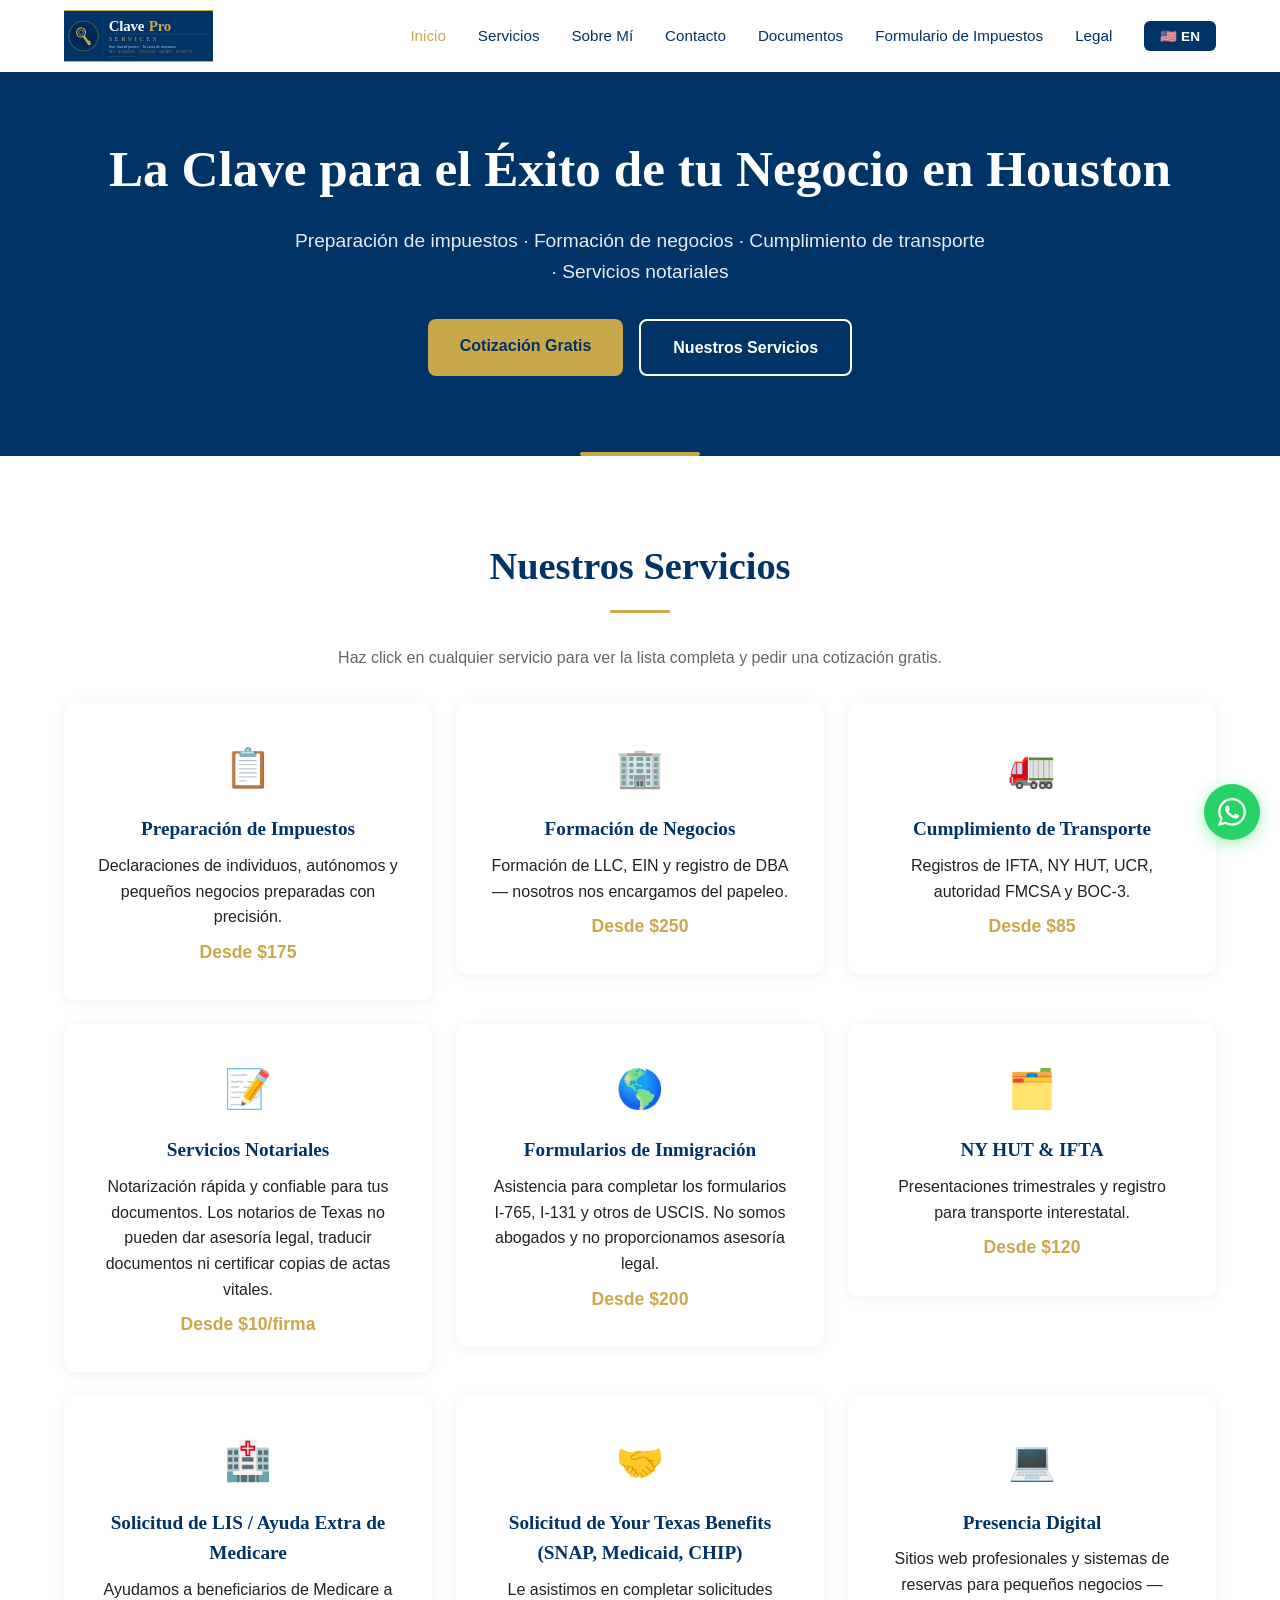
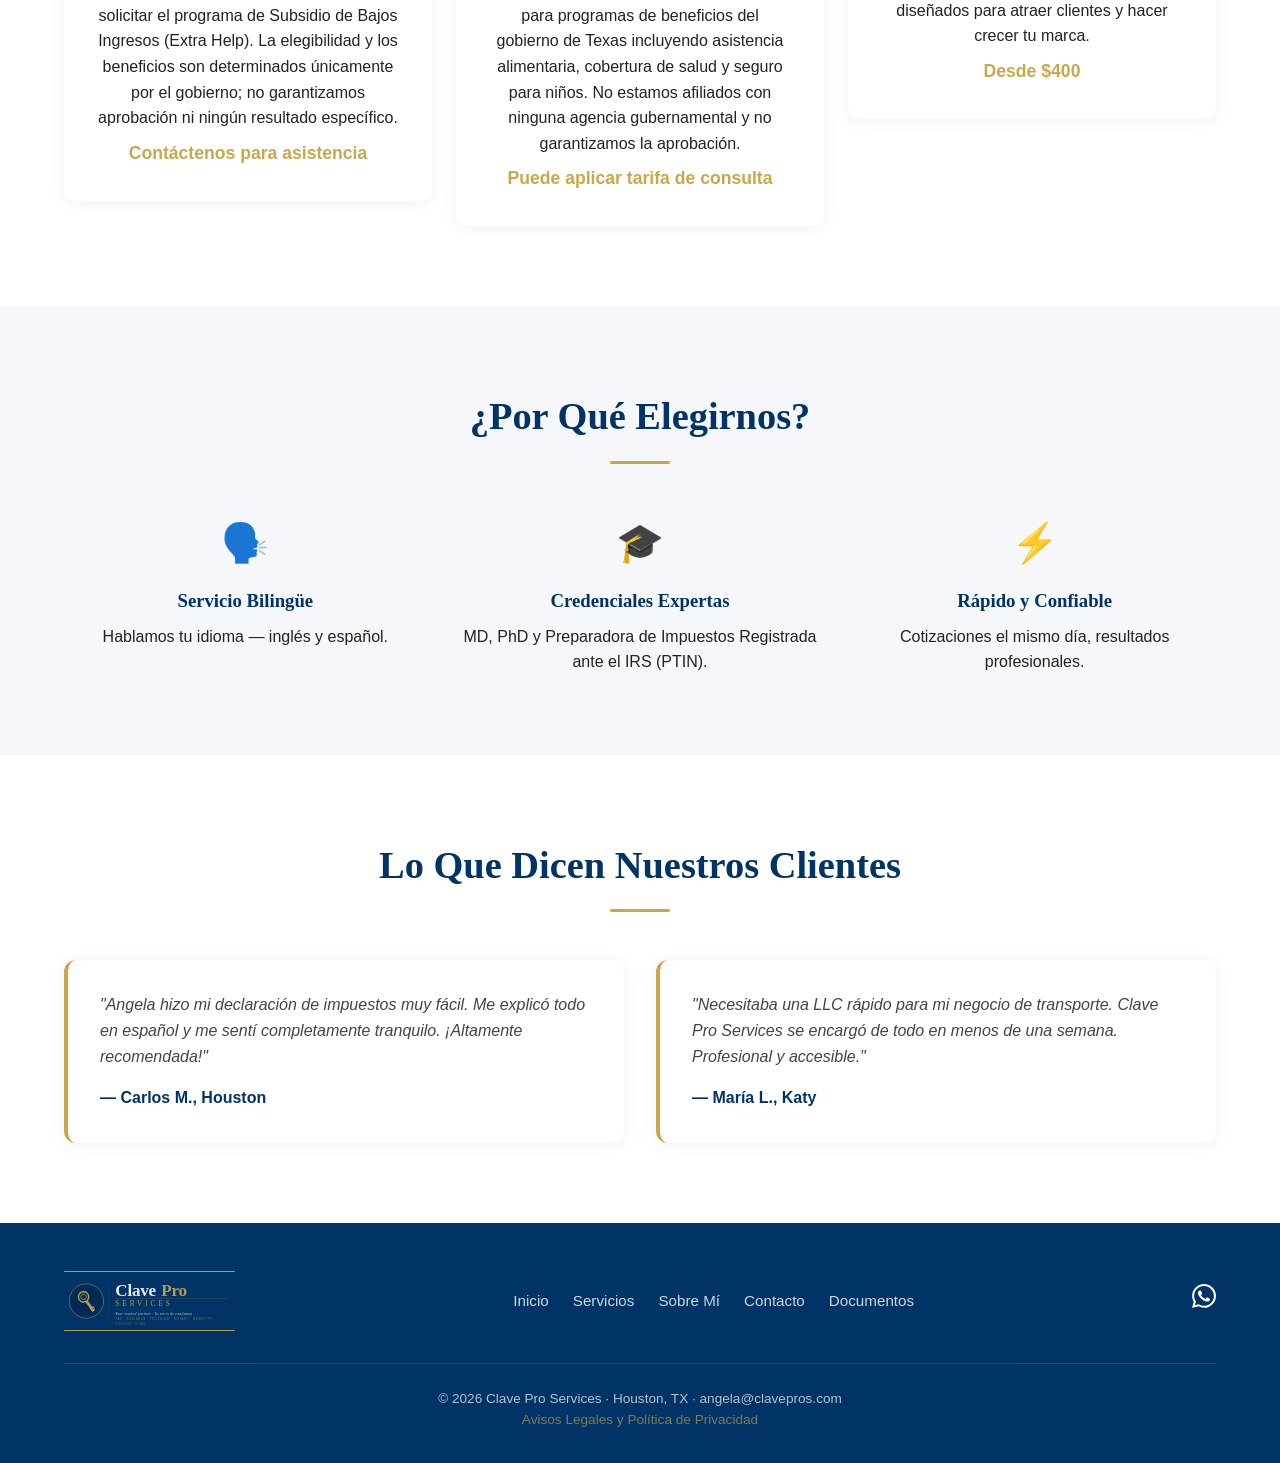
<file: index.html>
<!DOCTYPE html>
<html lang="es">
<head>
  <meta charset="UTF-8">
  <meta http-equiv="Content-Security-Policy" content="default-src 'self'; script-src 'self' 'unsafe-inline' https://cdn.jsdelivr.net https://cdnjs.cloudflare.com; style-src 'self' 'unsafe-inline' https://fonts.googleapis.com; font-src 'self' https://fonts.gstatic.com; img-src 'self' data:; connect-src 'self' https://api.emailjs.com; form-action 'self'; frame-ancestors 'none'; base-uri 'self'">
  <meta name="referrer" content="strict-origin-when-cross-origin">
  <meta name="viewport" content="width=device-width, initial-scale=1.0">
  <title>Clave Pro Services — Tax & Business Specialist in Houston, TX</title>
  <meta name="description" content="Bilingual tax preparation, business formation, trucking compliance, and notary services in Houston, TX.">
  <link rel="preconnect" href="https://fonts.googleapis.com">
  <link rel="preconnect" href="https://fonts.gstatic.com" crossorigin>
  <link href="https://fonts.googleapis.com/css2?family=Inter:wght@400;500;600;700&family=Playfair+Display:wght@600;700&display=swap" rel="stylesheet">
  <link rel="icon" href="images/favicon.svg" type="image/svg+xml">
  <link rel="stylesheet" href="styles.css">
</head>
<body>

  <!-- Navbar -->
  <nav class="navbar">
    <div class="container">
      <a href="index.html" class="nav-logo"><img src="images/logo-clavepro.svg" alt="Clave Pro Services" class="navbar-logo"></a>
      <button class="hamburger" aria-label="Menu">
        <span></span><span></span><span></span>
      </button>
      <div class="nav-links">
        <a href="index.html" data-en="Home" data-es="Inicio">Inicio</a>
        <a href="services.html" data-en="Services" data-es="Servicios">Servicios</a>
        <a href="about.html" data-en="About" data-es="Sobre Mí">Sobre Mí</a>
        <a href="contact.html" data-en="Contact" data-es="Contacto">Contacto</a>
        <a href="documents.html" data-en="Documents" data-es="Documentos">Documentos</a>
        <a href="tax-expense-form.html" data-en="Business Tax Form" data-es="Formulario de Impuestos">Formulario de Impuestos</a>
        <a href="legal.html" data-en="Legal" data-es="Legal">Legal</a>
        <button class="lang-toggle">🇺🇸 EN</button>
      </div>
    </div>
  </nav>

  <!-- Hero -->
  <section class="hero">
    <div class="container">
      <h1 data-en="Your Key to Business Success in Houston" data-es="La Clave para el Éxito de tu Negocio en Houston">La Clave para el Éxito de tu Negocio en Houston</h1>
      <p data-en="Tax preparation · Business formation · Trucking compliance · Notary services" data-es="Preparación de impuestos · Formación de negocios · Cumplimiento de transporte · Servicios notariales">Preparación de impuestos · Formación de negocios · Cumplimiento de transporte · Servicios notariales</p>
      <div class="hero-buttons">
        <a href="contact.html" class="btn btn-gold" data-en="Get a Free Quote" data-es="Cotización Gratis">Cotización Gratis</a>
        <a href="services.html" class="btn btn-outline" data-en="Our Services" data-es="Nuestros Servicios">Nuestros Servicios</a>
      </div>
    </div>
  </section>

  <!-- Services Preview -->
  <section class="section">
    <div class="container">
      <h2 class="section-title" data-en="Our Services" data-es="Nuestros Servicios">Nuestros Servicios</h2>
      <p class="section-subtitle" data-en="Click any service to see the full checklist and request a free quote." data-es="Haz click en cualquier servicio para ver la lista completa y pedir una cotización gratis.">Haz click en cualquier servicio para ver la lista completa y pedir una cotización gratis.</p>
      <div class="cards-grid">

        <a href="service-detail.html?s=tax-preparation" class="card-link">
          <div class="card">
            <div class="card-icon">📋</div>
            <h3 data-en="Tax Preparation" data-es="Preparación de Impuestos">Preparación de Impuestos</h3>
            <p data-en="Individual, self-employed, and small business returns prepared with precision." data-es="Declaraciones de individuos, autónomos y pequeños negocios preparadas con precisión.">Declaraciones de individuos, autónomos y pequeños negocios preparadas con precisión.</p>
            <div class="price" data-en="From $175" data-es="Desde $175">Desde $175</div>
          </div>
        </a>

        <a href="service-detail.html?s=business-formation" class="card-link">
          <div class="card">
            <div class="card-icon">🏢</div>
            <h3 data-en="Business Formation" data-es="Formación de Negocios">Formación de Negocios</h3>
            <p data-en="LLC formation, EIN, and DBA registration — we handle the paperwork." data-es="Formación de LLC, EIN y registro de DBA — nosotros nos encargamos del papeleo.">Formación de LLC, EIN y registro de DBA — nosotros nos encargamos del papeleo.</p>
            <div class="price" data-en="From $250" data-es="Desde $250">Desde $250</div>
          </div>
        </a>

        <a href="service-detail.html?s=trucking" class="card-link">
          <div class="card">
            <div class="card-icon">🚛</div>
            <h3 data-en="Trucking Compliance" data-es="Cumplimiento de Transporte">Cumplimiento de Transporte</h3>
            <p data-en="IFTA, NY HUT, UCR, FMCSA authority, and BOC-3 filings." data-es="Registros de IFTA, NY HUT, UCR, autoridad FMCSA y BOC-3.">Registros de IFTA, NY HUT, UCR, autoridad FMCSA y BOC-3.</p>
            <div class="price" data-en="From $85" data-es="Desde $85">Desde $85</div>
          </div>
        </a>

        <a href="service-detail.html?s=notary" class="card-link">
          <div class="card">
            <div class="card-icon">📝</div>
            <h3 data-en="Notary Services" data-es="Servicios Notariales">Servicios Notariales</h3>
            <p data-en="Fast, reliable notarization for your documents. Texas notaries cannot provide legal advice, translate documents, or certify copies of vital records." data-es="Notarización rápida y confiable para tus documentos. Los notarios de Texas no pueden dar asesoría legal, traducir documentos ni certificar copias de actas vitales.">Notarización rápida y confiable para tus documentos. Los notarios de Texas no pueden dar asesoría legal, traducir documentos ni certificar copias de actas vitales.</p>
            <div class="price" data-en="From $10/signature" data-es="Desde $10/firma">Desde $10/firma</div>
          </div>
        </a>

        <a href="service-detail.html?s=immigration" class="card-link">
          <div class="card">
            <div class="card-icon">🌎</div>
            <h3 data-en="Immigration Forms" data-es="Formularios de Inmigración">Formularios de Inmigración</h3>
            <p data-en="Form preparation assistance with I-765, I-131, and other USCIS forms. We are not attorneys and do not provide legal advice." data-es="Asistencia para completar los formularios I-765, I-131 y otros de USCIS. No somos abogados y no proporcionamos asesoría legal.">Asistencia para completar los formularios I-765, I-131 y otros de USCIS. No somos abogados y no proporcionamos asesoría legal.</p>
            <div class="price" data-en="From $200" data-es="Desde $200">Desde $200</div>
          </div>
        </a>

        <a href="service-detail.html?s=trucking" class="card-link">
          <div class="card">
            <div class="card-icon">🗂️</div>
            <h3 data-en="NY HUT &amp; IFTA" data-es="NY HUT &amp; IFTA">NY HUT &amp; IFTA</h3>
            <p data-en="Quarterly filings and registration for interstate trucking." data-es="Presentaciones trimestrales y registro para transporte interestatal.">Presentaciones trimestrales y registro para transporte interestatal.</p>
            <div class="price" data-en="From $120" data-es="Desde $120">Desde $120</div>
          </div>
        </a>

        <a href="service-detail.html?s=lis-medicare" class="card-link">
          <div class="card">
            <div class="card-icon">🏥</div>
            <h3 data-en="LIS / Medicare Extra Help Application" data-es="Solicitud de LIS / Ayuda Extra de Medicare">Solicitud de LIS / Ayuda Extra de Medicare</h3>
            <p data-en="We help Medicare beneficiaries apply for the Low Income Subsidy (Extra Help) program. Eligibility and benefits are determined solely by the government; we do not guarantee approval or any specific outcome." data-es="Ayudamos a beneficiarios de Medicare a solicitar el programa de Subsidio de Bajos Ingresos (Extra Help). La elegibilidad y los beneficios son determinados únicamente por el gobierno; no garantizamos aprobación ni ningún resultado específico.">Ayudamos a beneficiarios de Medicare a solicitar el programa de Subsidio de Bajos Ingresos (Extra Help). La elegibilidad y los beneficios son determinados únicamente por el gobierno; no garantizamos aprobación ni ningún resultado específico.</p>
            <div class="price" data-en="Contact us for assistance" data-es="Contáctenos para asistencia">Contáctenos para asistencia</div>
          </div>
        </a>

        <a href="service-detail.html?s=texas-benefits" class="card-link">
          <div class="card">
            <div class="card-icon">🤝</div>
            <h3 data-en="Your Texas Benefits Application (SNAP, Medicaid, CHIP)" data-es="Solicitud de Your Texas Benefits (SNAP, Medicaid, CHIP)">Solicitud de Your Texas Benefits (SNAP, Medicaid, CHIP)</h3>
            <p data-en="We assist you in completing applications for Texas government benefit programs including food assistance, health coverage, and children's insurance. We are not affiliated with any government agency and do not guarantee approval." data-es="Le asistimos en completar solicitudes para programas de beneficios del gobierno de Texas incluyendo asistencia alimentaria, cobertura de salud y seguro para niños. No estamos afiliados con ninguna agencia gubernamental y no garantizamos la aprobación.">Le asistimos en completar solicitudes para programas de beneficios del gobierno de Texas incluyendo asistencia alimentaria, cobertura de salud y seguro para niños. No estamos afiliados con ninguna agencia gubernamental y no garantizamos la aprobación.</p>
            <div class="price" data-en="Consultation fee may apply" data-es="Puede aplicar tarifa de consulta">Puede aplicar tarifa de consulta</div>
          </div>
        </a>

        <a href="service-detail.html?s=web-development" class="card-link">
          <div class="card">
            <div class="card-icon">💻</div>
            <h3 data-en="Digital Presence" data-es="Presencia Digital">Presencia Digital</h3>
            <p data-en="Professional websites and booking systems for small businesses — built to attract clients and grow your brand." data-es="Sitios web profesionales y sistemas de reservas para pequeños negocios — diseñados para atraer clientes y hacer crecer tu marca.">Sitios web profesionales y sistemas de reservas para pequeños negocios — diseñados para atraer clientes y hacer crecer tu marca.</p>
            <div class="price" data-en="From $400" data-es="Desde $400">Desde $400</div>
          </div>
        </a>

      </div>
    </div>
  </section>

  <!-- Why Choose Us -->
  <section class="section section-gray">
    <div class="container">
      <h2 class="section-title" data-en="Why Choose Us" data-es="¿Por Qué Elegirnos?">¿Por Qué Elegirnos?</h2>
      <div class="three-col">

        <div>
          <div class="col-icon">🗣️</div>
          <h3 data-en="Bilingual Service" data-es="Servicio Bilingüe">Servicio Bilingüe</h3>
          <p data-en="We speak your language — English and Spanish." data-es="Hablamos tu idioma — inglés y español.">Hablamos tu idioma — inglés y español.</p>
        </div>

        <div>
          <div class="col-icon">🎓</div>
          <h3 data-en="Expert Credentials" data-es="Credenciales Expertas">Credenciales Expertas</h3>
          <p data-en="MD, PhD and IRS Registered Tax Preparer (PTIN)." data-es="MD, PhD y Preparadora de Impuestos Registrada ante el IRS (PTIN).">MD, PhD y Preparadora de Impuestos Registrada ante el IRS (PTIN).</p>
        </div>

        <div>
          <div class="col-icon">⚡</div>
          <h3 data-en="Fast &amp; Reliable" data-es="Rápido y Confiable">Rápido y Confiable</h3>
          <p data-en="Same-day quotes, professional results." data-es="Cotizaciones el mismo día, resultados profesionales.">Cotizaciones el mismo día, resultados profesionales.</p>
        </div>

      </div>
    </div>
  </section>

  <!-- Testimonials -->
  <section class="section">
    <div class="container">
      <h2 class="section-title" data-en="What Our Clients Say" data-es="Lo Que Dicen Nuestros Clientes">Lo Que Dicen Nuestros Clientes</h2>
      <div class="testimonials">

        <div class="testimonial-card">
          <p data-en="&quot;Angela made my tax filing so easy. She explained everything in Spanish and I felt completely at ease. Highly recommend!&quot;" data-es="&quot;Angela hizo mi declaración de impuestos muy fácil. Me explicó todo en español y me sentí completamente tranquilo. ¡Altamente recomendada!&quot;">"Angela hizo mi declaración de impuestos muy fácil. Me explicó todo en español y me sentí completamente tranquilo. ¡Altamente recomendada!"</p>
          <div class="author">— Carlos M., Houston</div>
        </div>

        <div class="testimonial-card">
          <p data-en="&quot;I needed an LLC fast for my trucking business. Clave Pro Services handled everything in less than a week. Professional and affordable.&quot;" data-es="&quot;Necesitaba una LLC rápido para mi negocio de transporte. Clave Pro Services se encargó de todo en menos de una semana. Profesional y accesible.&quot;">"Necesitaba una LLC rápido para mi negocio de transporte. Clave Pro Services se encargó de todo en menos de una semana. Profesional y accesible."</p>
          <div class="author">— María L., Katy</div>
        </div>

      </div>
    </div>
  </section>

  <!-- Footer -->
  <footer class="footer">
    <div class="container">
      <div class="footer-inner">
        <div class="footer-logo"><img src="images/logo-clavepro.svg" alt="Clave Pro Services" class="footer-logo-img"></div>
        <div class="footer-links">
          <a href="index.html" data-en="Home" data-es="Inicio">Inicio</a>
          <a href="services.html" data-en="Services" data-es="Servicios">Servicios</a>
          <a href="about.html" data-en="About" data-es="Sobre Mí">Sobre Mí</a>
          <a href="contact.html" data-en="Contact" data-es="Contacto">Contacto</a>
          <a href="documents.html" data-en="Documents" data-es="Documentos">Documentos</a>
        </div>
        <div class="footer-social">
          <a href="https://wa.me/12819357568" target="_blank" rel="noopener noreferrer" aria-label="WhatsApp">
            <svg xmlns="http://www.w3.org/2000/svg" width="24" height="24" viewBox="0 0 24 24" fill="currentColor"><path d="M17.472 14.382c-.297-.149-1.758-.867-2.03-.967-.273-.099-.471-.148-.67.15-.197.297-.767.966-.94 1.164-.173.199-.347.223-.644.075-.297-.15-1.255-.463-2.39-1.475-.883-.788-1.48-1.761-1.653-2.059-.173-.297-.018-.458.13-.606.134-.133.298-.347.446-.52.149-.174.198-.298.298-.497.099-.198.05-.371-.025-.52-.075-.149-.669-1.612-.916-2.207-.242-.579-.487-.5-.669-.51-.173-.008-.371-.01-.57-.01-.198 0-.52.074-.792.372-.272.297-1.04 1.016-1.04 2.479 0 1.462 1.065 2.875 1.213 3.074.149.198 2.096 3.2 5.077 4.487.709.306 1.262.489 1.694.625.712.227 1.36.195 1.871.118.571-.085 1.758-.719 2.006-1.413.248-.694.248-1.289.173-1.413-.074-.124-.272-.198-.57-.347m-5.421 7.403h-.004a9.87 9.87 0 01-5.031-1.378l-.361-.214-3.741.982.998-3.648-.235-.374a9.86 9.86 0 01-1.51-5.26c.001-5.45 4.436-9.884 9.888-9.884 2.64 0 5.122 1.03 6.988 2.898a9.825 9.825 0 012.893 6.994c-.003 5.45-4.437 9.884-9.885 9.884m8.413-18.297A11.815 11.815 0 0012.05 0C5.495 0 .16 5.335.157 11.892c0 2.096.547 4.142 1.588 5.945L.057 24l6.305-1.654a11.882 11.882 0 005.683 1.448h.005c6.554 0 11.89-5.335 11.893-11.893a11.821 11.821 0 00-3.48-8.413z"/></svg>
          </a>
        </div>
      </div>
      <div class="footer-bottom">
        <span data-en="© 2026 Clave Pro Services · Houston, TX · angela@clavepros.com" data-es="© 2026 Clave Pro Services · Houston, TX · angela@clavepros.com">© 2026 Clave Pro Services · Houston, TX · angela@clavepros.com</span>
        <br><a href="legal.html" class="footer-legal-link" data-en="Legal Disclaimers &amp; Privacy Policy" data-es="Avisos Legales y Política de Privacidad">Avisos Legales y Política de Privacidad</a>
      </div>
    </div>
  </footer>

  <!-- Floating WhatsApp -->
  <a href="https://wa.me/12819357568" class="whatsapp-float" target="_blank" rel="noopener noreferrer" aria-label="WhatsApp">
    <span class="wa-tooltip" data-en="Chat with us!" data-es="¡Escríbenos!">¡Escríbenos!</span>
    <svg xmlns="http://www.w3.org/2000/svg" width="28" height="28" viewBox="0 0 24 24" fill="#fff"><path d="M17.472 14.382c-.297-.149-1.758-.867-2.03-.967-.273-.099-.471-.148-.67.15-.197.297-.767.966-.94 1.164-.173.199-.347.223-.644.075-.297-.15-1.255-.463-2.39-1.475-.883-.788-1.48-1.761-1.653-2.059-.173-.297-.018-.458.13-.606.134-.133.298-.347.446-.52.149-.174.198-.298.298-.497.099-.198.05-.371-.025-.52-.075-.149-.669-1.612-.916-2.207-.242-.579-.487-.5-.669-.51-.173-.008-.371-.01-.57-.01-.198 0-.52.074-.792.372-.272.297-1.04 1.016-1.04 2.479 0 1.462 1.065 2.875 1.213 3.074.149.198 2.096 3.2 5.077 4.487.709.306 1.262.489 1.694.625.712.227 1.36.195 1.871.118.571-.085 1.758-.719 2.006-1.413.248-.694.248-1.289.173-1.413-.074-.124-.272-.198-.57-.347m-5.421 7.403h-.004a9.87 9.87 0 01-5.031-1.378l-.361-.214-3.741.982.998-3.648-.235-.374a9.86 9.86 0 01-1.51-5.26c.001-5.45 4.436-9.884 9.888-9.884 2.64 0 5.122 1.03 6.988 2.898a9.825 9.825 0 012.893 6.994c-.003 5.45-4.437 9.884-9.885 9.884m8.413-18.297A11.815 11.815 0 0012.05 0C5.495 0 .16 5.335.157 11.892c0 2.096.547 4.142 1.588 5.945L.057 24l6.305-1.654a11.882 11.882 0 005.683 1.448h.005c6.554 0 11.89-5.335 11.893-11.893a11.821 11.821 0 00-3.48-8.413z"/></svg>
  </a>

  <script src="main.js"></script>
</body>
</html>
</file>
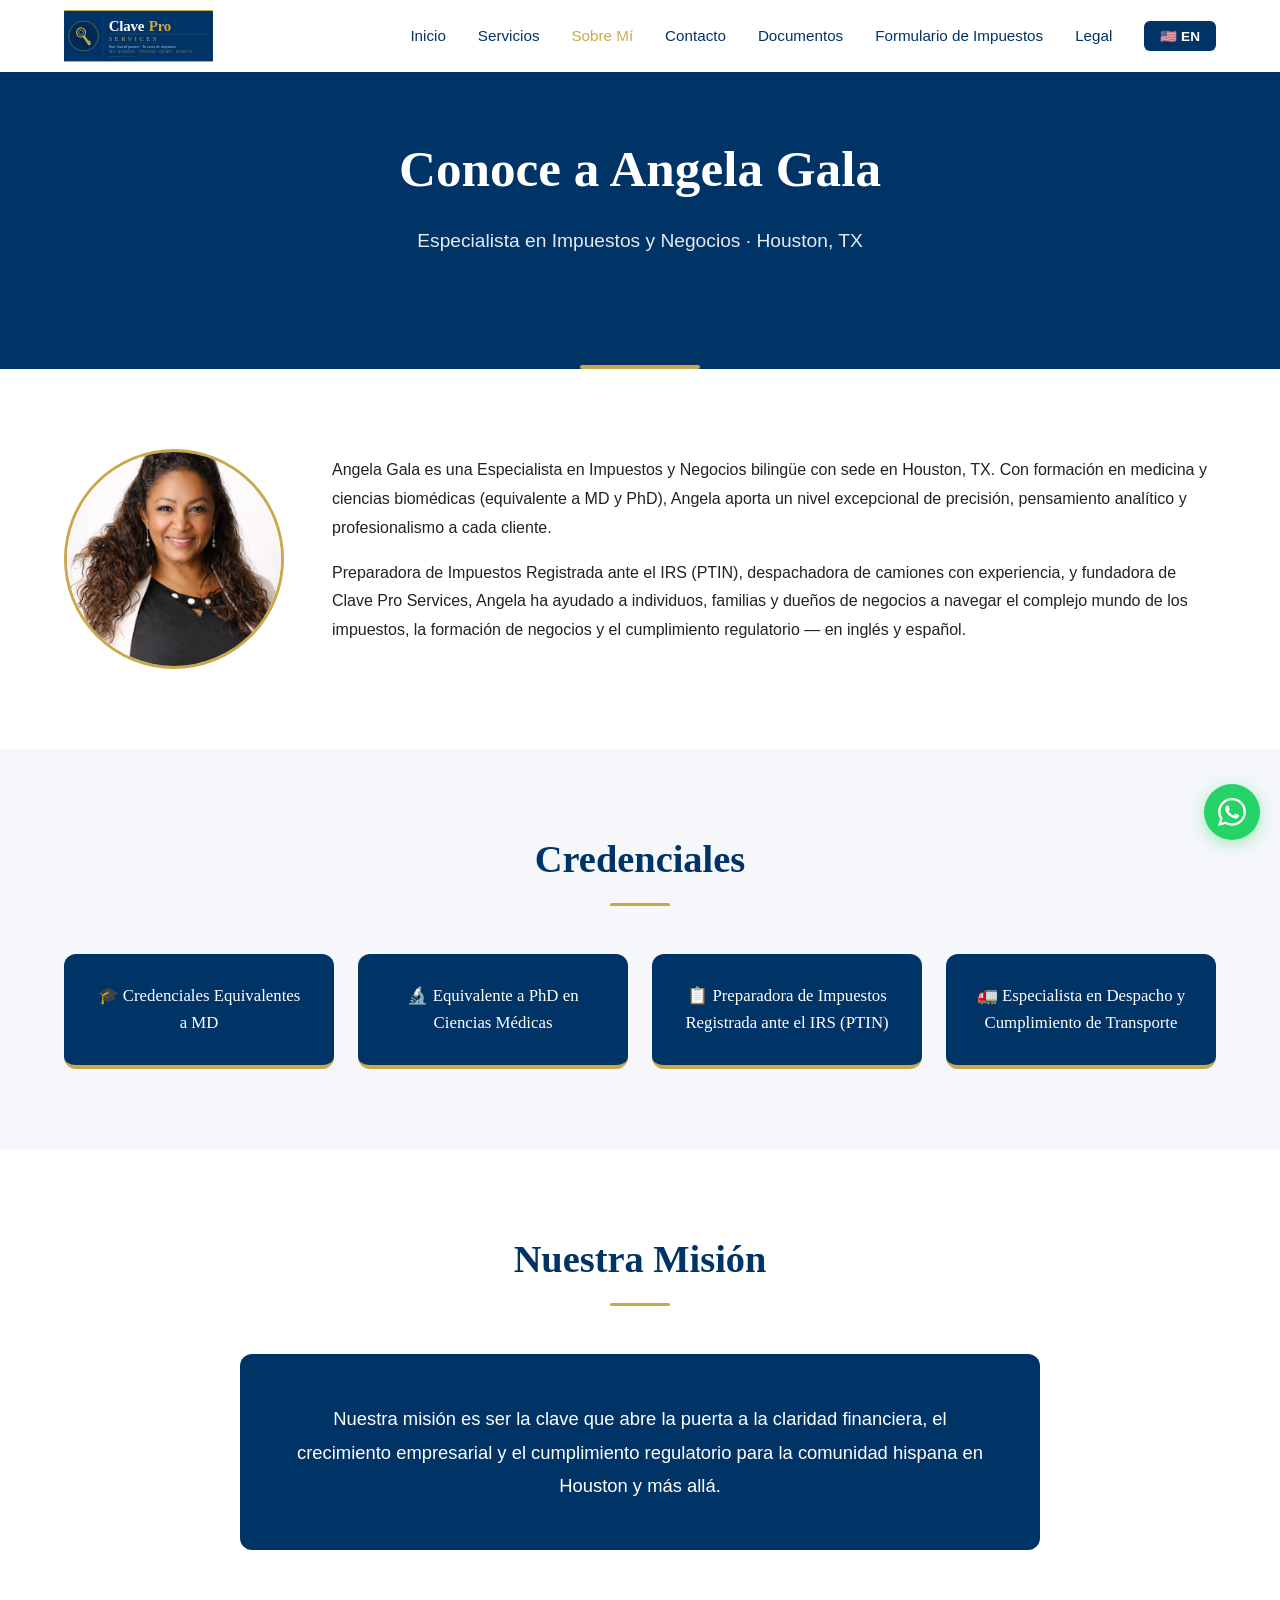
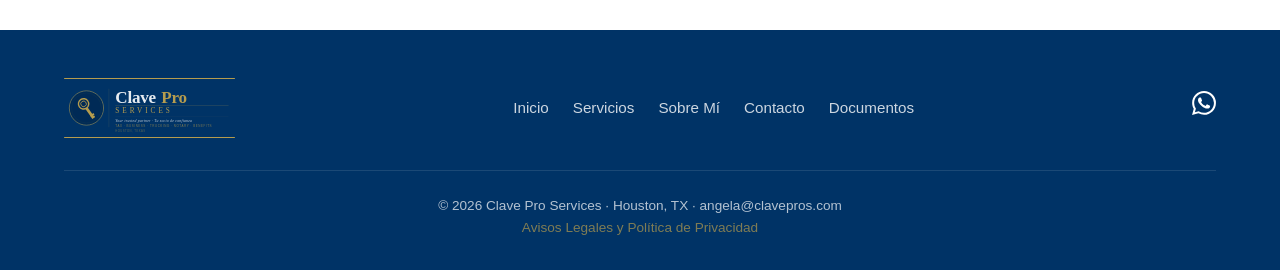
<file: about.html>
<!DOCTYPE html>
<html lang="es">
<head>
  <meta charset="UTF-8">
  <meta http-equiv="Content-Security-Policy" content="default-src 'self'; script-src 'self' 'unsafe-inline' https://cdn.jsdelivr.net https://cdnjs.cloudflare.com; style-src 'self' 'unsafe-inline' https://fonts.googleapis.com; font-src 'self' https://fonts.gstatic.com; img-src 'self' data:; connect-src 'self' https://api.emailjs.com; form-action 'self'; frame-ancestors 'none'; base-uri 'self'">
  <meta name="referrer" content="strict-origin-when-cross-origin">
  <meta name="viewport" content="width=device-width, initial-scale=1.0">
  <title>About — Clave Pro Services</title>
  <meta name="description" content="Meet Angela Gala — bilingual Tax & Business Specialist in Houston, TX.">
  <link rel="preconnect" href="https://fonts.googleapis.com">
  <link rel="preconnect" href="https://fonts.gstatic.com" crossorigin>
  <link href="https://fonts.googleapis.com/css2?family=Inter:wght@400;500;600;700&family=Playfair+Display:wght@600;700&display=swap" rel="stylesheet">
  <link rel="icon" href="images/favicon.svg" type="image/svg+xml">
  <link rel="stylesheet" href="styles.css">
</head>
<body>

  <!-- Navbar -->
  <nav class="navbar">
    <div class="container">
      <a href="index.html" class="nav-logo"><img src="images/logo-clavepro.svg" alt="Clave Pro Services" class="navbar-logo"></a>
      <button class="hamburger" aria-label="Menu">
        <span></span><span></span><span></span>
      </button>
      <div class="nav-links">
        <a href="index.html" data-en="Home" data-es="Inicio">Inicio</a>
        <a href="services.html" data-en="Services" data-es="Servicios">Servicios</a>
        <a href="about.html" data-en="About" data-es="Sobre Mí">Sobre Mí</a>
        <a href="contact.html" data-en="Contact" data-es="Contacto">Contacto</a>
        <a href="documents.html" data-en="Documents" data-es="Documentos">Documentos</a>
        <a href="tax-expense-form.html" data-en="Business Tax Form" data-es="Formulario de Impuestos">Formulario de Impuestos</a>
        <a href="legal.html" data-en="Legal" data-es="Legal">Legal</a>
        <button class="lang-toggle">🇺🇸 EN</button>
      </div>
    </div>
  </nav>

  <!-- Hero -->
  <section class="hero">
    <div class="container">
      <h1 data-en="Meet Angela Gala" data-es="Conoce a Angela Gala">Conoce a Angela Gala</h1>
      <p data-en="Tax &amp; Business Specialist · Houston, TX" data-es="Especialista en Impuestos y Negocios · Houston, TX">Especialista en Impuestos y Negocios · Houston, TX</p>
    </div>
  </section>

  <!-- Profile -->
  <section class="section">
    <div class="container">
      <div class="about-profile">
        <img src="images/angela-gala.png" alt="Angela Gala" class="about-photo-img">
        <div class="about-text">
          <p data-en="Angela Gala is a bilingual Tax &amp; Business Specialist based in Houston, TX. With a background in medicine and biomedical sciences (MD and PhD equivalent credentials), Angela brings an exceptional level of precision, analytical thinking, and professionalism to every client interaction." data-es="Angela Gala es una Especialista en Impuestos y Negocios bilingüe con sede en Houston, TX. Con formación en medicina y ciencias biomédicas (equivalente a MD y PhD), Angela aporta un nivel excepcional de precisión, pensamiento analítico y profesionalismo a cada cliente.">Angela Gala es una Especialista en Impuestos y Negocios bilingüe con sede en Houston, TX. Con formación en medicina y ciencias biomédicas (equivalente a MD y PhD), Angela aporta un nivel excepcional de precisión, pensamiento analítico y profesionalismo a cada cliente.</p>
          <p data-en="IRS Registered Tax Preparer (PTIN), experienced trucking dispatcher, and founder of Clave Pro Services, Angela has helped individuals, families, and business owners navigate the complex world of taxes, business formation, and regulatory compliance — all in English and Spanish." data-es="Preparadora de Impuestos Registrada ante el IRS (PTIN), despachadora de camiones con experiencia, y fundadora de Clave Pro Services, Angela ha ayudado a individuos, familias y dueños de negocios a navegar el complejo mundo de los impuestos, la formación de negocios y el cumplimiento regulatorio — en inglés y español.">Preparadora de Impuestos Registrada ante el IRS (PTIN), despachadora de camiones con experiencia, y fundadora de Clave Pro Services, Angela ha ayudado a individuos, familias y dueños de negocios a navegar el complejo mundo de los impuestos, la formación de negocios y el cumplimiento regulatorio — en inglés y español.</p>
        </div>
      </div>
    </div>
  </section>

  <!-- Credentials -->
  <section class="section section-gray">
    <div class="container">
      <h2 class="section-title" data-en="Credentials" data-es="Credenciales">Credenciales</h2>
      <div class="credentials-grid">
        <div class="credential-box" data-en="🎓 MD Equivalent Credentials" data-es="🎓 Credenciales Equivalentes a MD">🎓 Credenciales Equivalentes a MD</div>
        <div class="credential-box" data-en="🔬 PhD in Medical Sciences Equivalent" data-es="🔬 Equivalente a PhD en Ciencias Médicas">🔬 Equivalente a PhD en Ciencias Médicas</div>
        <div class="credential-box" data-en="📋 IRS Registered Tax Preparer (PTIN)" data-es="📋 Preparadora de Impuestos Registrada ante el IRS (PTIN)">📋 Preparadora de Impuestos Registrada ante el IRS (PTIN)</div>
        <div class="credential-box" data-en="🚛 Trucking Dispatch &amp; Compliance Specialist" data-es="🚛 Especialista en Despacho y Cumplimiento de Transporte">🚛 Especialista en Despacho y Cumplimiento de Transporte</div>
      </div>
    </div>
  </section>

  <!-- Mission -->
  <section class="section">
    <div class="container">
      <h2 class="section-title" data-en="Our Mission" data-es="Nuestra Misión">Nuestra Misión</h2>
      <div class="mission-box">
        <p data-en="Our mission is to be the key that opens the door to financial clarity, business growth, and regulatory compliance for the Hispanic community in Houston and beyond." data-es="Nuestra misión es ser la clave que abre la puerta a la claridad financiera, el crecimiento empresarial y el cumplimiento regulatorio para la comunidad hispana en Houston y más allá.">Nuestra misión es ser la clave que abre la puerta a la claridad financiera, el crecimiento empresarial y el cumplimiento regulatorio para la comunidad hispana en Houston y más allá.</p>
      </div>
    </div>
  </section>

  <!-- Footer -->
  <footer class="footer">
    <div class="container">
      <div class="footer-inner">
        <div class="footer-logo"><img src="images/logo-clavepro.svg" alt="Clave Pro Services" class="footer-logo-img"></div>
        <div class="footer-links">
          <a href="index.html" data-en="Home" data-es="Inicio">Inicio</a>
          <a href="services.html" data-en="Services" data-es="Servicios">Servicios</a>
          <a href="about.html" data-en="About" data-es="Sobre Mí">Sobre Mí</a>
          <a href="contact.html" data-en="Contact" data-es="Contacto">Contacto</a>
          <a href="documents.html" data-en="Documents" data-es="Documentos">Documentos</a>
        </div>
        <div class="footer-social">
          <a href="https://wa.me/12819357568" target="_blank" rel="noopener noreferrer" aria-label="WhatsApp">
            <svg xmlns="http://www.w3.org/2000/svg" width="24" height="24" viewBox="0 0 24 24" fill="currentColor"><path d="M17.472 14.382c-.297-.149-1.758-.867-2.03-.967-.273-.099-.471-.148-.67.15-.197.297-.767.966-.94 1.164-.173.199-.347.223-.644.075-.297-.15-1.255-.463-2.39-1.475-.883-.788-1.48-1.761-1.653-2.059-.173-.297-.018-.458.13-.606.134-.133.298-.347.446-.52.149-.174.198-.298.298-.497.099-.198.05-.371-.025-.52-.075-.149-.669-1.612-.916-2.207-.242-.579-.487-.5-.669-.51-.173-.008-.371-.01-.57-.01-.198 0-.52.074-.792.372-.272.297-1.04 1.016-1.04 2.479 0 1.462 1.065 2.875 1.213 3.074.149.198 2.096 3.2 5.077 4.487.709.306 1.262.489 1.694.625.712.227 1.36.195 1.871.118.571-.085 1.758-.719 2.006-1.413.248-.694.248-1.289.173-1.413-.074-.124-.272-.198-.57-.347m-5.421 7.403h-.004a9.87 9.87 0 01-5.031-1.378l-.361-.214-3.741.982.998-3.648-.235-.374a9.86 9.86 0 01-1.51-5.26c.001-5.45 4.436-9.884 9.888-9.884 2.64 0 5.122 1.03 6.988 2.898a9.825 9.825 0 012.893 6.994c-.003 5.45-4.437 9.884-9.885 9.884m8.413-18.297A11.815 11.815 0 0012.05 0C5.495 0 .16 5.335.157 11.892c0 2.096.547 4.142 1.588 5.945L.057 24l6.305-1.654a11.882 11.882 0 005.683 1.448h.005c6.554 0 11.89-5.335 11.893-11.893a11.821 11.821 0 00-3.48-8.413z"/></svg>
          </a>
        </div>
      </div>
      <div class="footer-bottom">
        <span data-en="© 2026 Clave Pro Services · Houston, TX · angela@clavepros.com" data-es="© 2026 Clave Pro Services · Houston, TX · angela@clavepros.com">© 2026 Clave Pro Services · Houston, TX · angela@clavepros.com</span>
        <br><a href="legal.html" class="footer-legal-link" data-en="Legal Disclaimers &amp; Privacy Policy" data-es="Avisos Legales y Política de Privacidad">Avisos Legales y Política de Privacidad</a>
      </div>
    </div>
  </footer>

  <!-- Floating WhatsApp -->
  <a href="https://wa.me/12819357568" class="whatsapp-float" target="_blank" rel="noopener noreferrer" aria-label="WhatsApp">
    <span class="wa-tooltip" data-en="Chat with us!" data-es="¡Escríbenos!">¡Escríbenos!</span>
    <svg xmlns="http://www.w3.org/2000/svg" width="28" height="28" viewBox="0 0 24 24" fill="#fff"><path d="M17.472 14.382c-.297-.149-1.758-.867-2.03-.967-.273-.099-.471-.148-.67.15-.197.297-.767.966-.94 1.164-.173.199-.347.223-.644.075-.297-.15-1.255-.463-2.39-1.475-.883-.788-1.48-1.761-1.653-2.059-.173-.297-.018-.458.13-.606.134-.133.298-.347.446-.52.149-.174.198-.298.298-.497.099-.198.05-.371-.025-.52-.075-.149-.669-1.612-.916-2.207-.242-.579-.487-.5-.669-.51-.173-.008-.371-.01-.57-.01-.198 0-.52.074-.792.372-.272.297-1.04 1.016-1.04 2.479 0 1.462 1.065 2.875 1.213 3.074.149.198 2.096 3.2 5.077 4.487.709.306 1.262.489 1.694.625.712.227 1.36.195 1.871.118.571-.085 1.758-.719 2.006-1.413.248-.694.248-1.289.173-1.413-.074-.124-.272-.198-.57-.347m-5.421 7.403h-.004a9.87 9.87 0 01-5.031-1.378l-.361-.214-3.741.982.998-3.648-.235-.374a9.86 9.86 0 01-1.51-5.26c.001-5.45 4.436-9.884 9.888-9.884 2.64 0 5.122 1.03 6.988 2.898a9.825 9.825 0 012.893 6.994c-.003 5.45-4.437 9.884-9.885 9.884m8.413-18.297A11.815 11.815 0 0012.05 0C5.495 0 .16 5.335.157 11.892c0 2.096.547 4.142 1.588 5.945L.057 24l6.305-1.654a11.882 11.882 0 005.683 1.448h.005c6.554 0 11.89-5.335 11.893-11.893a11.821 11.821 0 00-3.48-8.413z"/></svg>
  </a>

  <script src="main.js"></script>
</body>
</html>
</file>
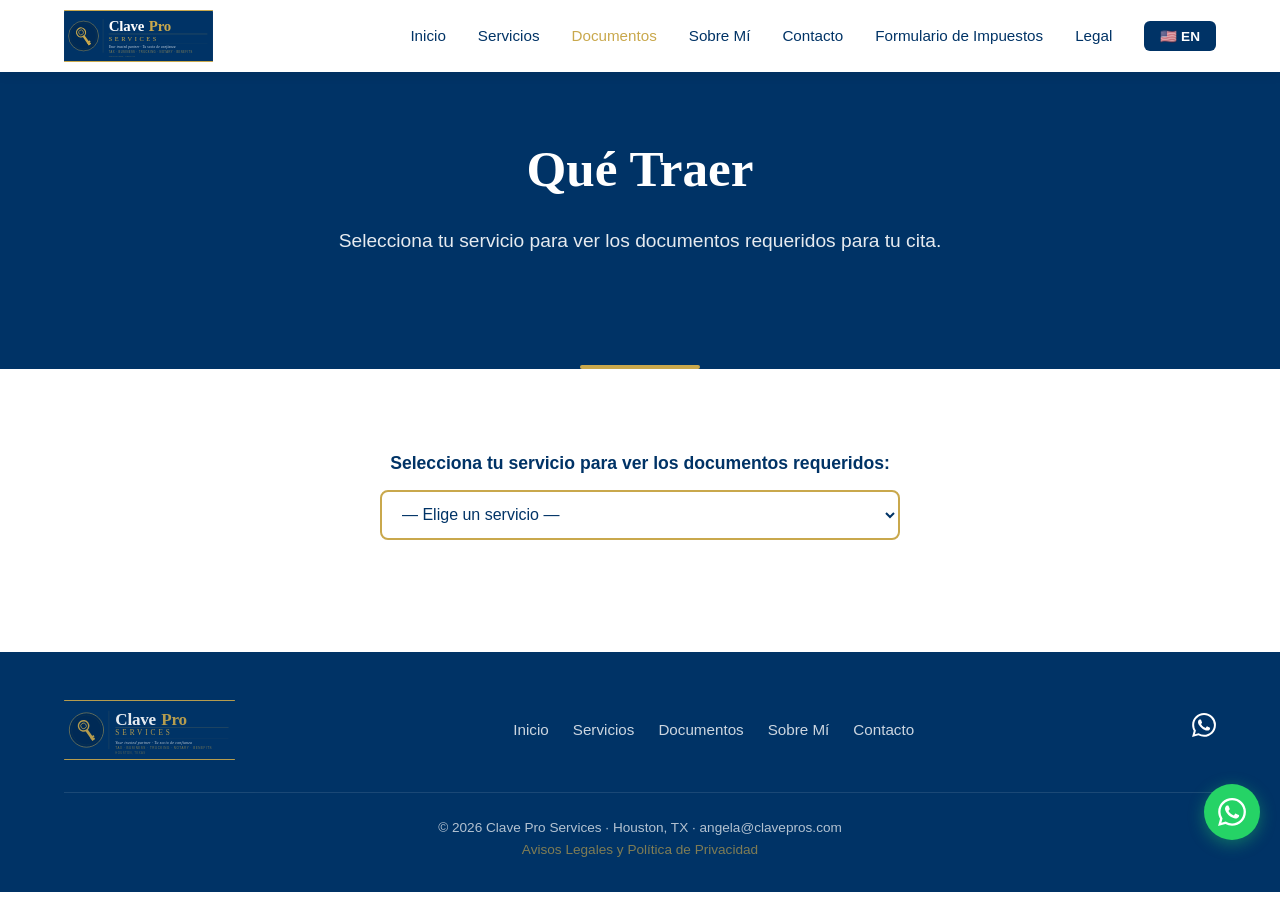
<file: documents.html>
<!DOCTYPE html>
<html lang="es">
<head>
  <meta charset="UTF-8">
  <meta http-equiv="Content-Security-Policy" content="default-src 'self'; script-src 'self' 'unsafe-inline' https://cdn.jsdelivr.net https://cdnjs.cloudflare.com; style-src 'self' 'unsafe-inline' https://fonts.googleapis.com; font-src 'self' https://fonts.gstatic.com; img-src 'self' data:; connect-src 'self' https://api.emailjs.com; form-action 'self'; frame-ancestors 'none'; base-uri 'self'">
  <meta name="referrer" content="strict-origin-when-cross-origin">
  <meta name="viewport" content="width=device-width, initial-scale=1.0">
  <title>Documents — Clave Pro Services</title>
  <meta name="description" content="Find out what documents to bring for your appointment at Clave Pro Services.">
  <link rel="preconnect" href="https://fonts.googleapis.com">
  <link rel="preconnect" href="https://fonts.gstatic.com" crossorigin>
  <link href="https://fonts.googleapis.com/css2?family=Inter:wght@400;500;600;700&family=Playfair+Display:wght@600;700&display=swap" rel="stylesheet">
  <link rel="icon" href="images/favicon.svg" type="image/svg+xml">
  <link rel="stylesheet" href="styles.css">
</head>
<body>

  <!-- Navbar -->
  <nav class="navbar">
    <div class="container">
      <a href="index.html" class="nav-logo"><img src="images/logo-clavepro.svg" alt="Clave Pro Services" class="navbar-logo"></a>
      <button class="hamburger" aria-label="Menu">
        <span></span><span></span><span></span>
      </button>
      <div class="nav-links">
        <a href="index.html" data-en="Home" data-es="Inicio">Inicio</a>
        <a href="services.html" data-en="Services" data-es="Servicios">Servicios</a>
        <a href="documents.html" data-en="Documents" data-es="Documentos">Documentos</a>
        <a href="about.html" data-en="About" data-es="Sobre Mí">Sobre Mí</a>
        <a href="contact.html" data-en="Contact" data-es="Contacto">Contacto</a>
        <a href="tax-expense-form.html" data-en="Business Tax Form" data-es="Formulario de Impuestos">Formulario de Impuestos</a>
        <a href="legal.html" data-en="Legal" data-es="Legal">Legal</a>
        <button class="lang-toggle">🇺🇸 EN</button>
      </div>
    </div>
  </nav>

  <!-- Hero -->
  <section class="hero">
    <div class="container">
      <h1 data-en="What to Bring" data-es="Qué Traer">Qué Traer</h1>
      <p data-en="Select your service to see the required documents for your appointment." data-es="Selecciona tu servicio para ver los documentos requeridos para tu cita.">Selecciona tu servicio para ver los documentos requeridos para tu cita.</p>
    </div>
  </section>

  <!-- Document Requirements -->
  <section class="section">
    <div class="container">
      <div class="doc-selector-wrapper">
        <label for="docServiceSelect" class="doc-selector-label" data-en="Select your service to see required documents:" data-es="Selecciona tu servicio para ver los documentos requeridos:">Selecciona tu servicio para ver los documentos requeridos:</label>
        <select id="docServiceSelect" class="doc-selector">
          <option value="" data-en="— Choose a service —" data-es="— Elige un servicio —">— Elige un servicio —</option>
          <option value="tax-individual" data-en="Tax Preparation — Individual" data-es="Preparación de Impuestos — Individual">Preparación de Impuestos — Individual</option>
          <option value="tax-business" data-en="Tax Preparation — Business" data-es="Preparación de Impuestos — Negocio">Preparación de Impuestos — Negocio</option>
          <option value="llc" data-en="LLC Formation" data-es="Formación de LLC">Formación de LLC</option>
          <option value="trucking" data-en="Trucking Compliance (USDOT, TxDMV, IFTA, UCR, NY HUT)" data-es="Cumplimiento de Transporte (USDOT, TxDMV, IFTA, UCR, NY HUT)">Cumplimiento de Transporte (USDOT, TxDMV, IFTA, UCR, NY HUT)</option>
          <option value="notary" data-en="Notary Services" data-es="Servicios Notariales">Servicios Notariales</option>
          <option value="immigration" data-en="Immigration Forms" data-es="Formularios de Inmigración">Formularios de Inmigración</option>
          <option value="lis-medicare" data-en="LIS / Medicare Extra Help" data-es="LIS / Ayuda Extra de Medicare">LIS / Ayuda Extra de Medicare</option>
          <option value="texas-benefits" data-en="Your Texas Benefits (SNAP/Medicaid/CHIP)" data-es="Your Texas Benefits (SNAP/Medicaid/CHIP)">Your Texas Benefits (SNAP/Medicaid/CHIP)</option>
          <option value="web-development" data-en="Web Development / Digital Presence" data-es="Desarrollo Web / Presencia Digital">Desarrollo Web / Presencia Digital</option>
        </select>
      </div>

      <div id="docResults" class="doc-results"></div>

      <div class="doc-note" style="display:none" id="docNote">
        <p data-en="Don't have all documents? Contact us anyway — we'll help you figure it out." data-es="¿No tiene todos los documentos? Contáctenos de todas formas — le ayudaremos.">¿No tiene todos los documentos? Contáctenos de todas formas — le ayudaremos.</p>
        <a href="https://wa.me/12819357568" class="btn btn-whatsapp-lg" target="_blank" rel="noopener noreferrer">
          <svg xmlns="http://www.w3.org/2000/svg" width="22" height="22" viewBox="0 0 24 24" fill="#fff"><path d="M17.472 14.382c-.297-.149-1.758-.867-2.03-.967-.273-.099-.471-.148-.67.15-.197.297-.767.966-.94 1.164-.173.199-.347.223-.644.075-.297-.15-1.255-.463-2.39-1.475-.883-.788-1.48-1.761-1.653-2.059-.173-.297-.018-.458.13-.606.134-.133.298-.347.446-.52.149-.174.198-.298.298-.497.099-.198.05-.371-.025-.52-.075-.149-.669-1.612-.916-2.207-.242-.579-.487-.5-.669-.51-.173-.008-.371-.01-.57-.01-.198 0-.52.074-.792.372-.272.297-1.04 1.016-1.04 2.479 0 1.462 1.065 2.875 1.213 3.074.149.198 2.096 3.2 5.077 4.487.709.306 1.262.489 1.694.625.712.227 1.36.195 1.871.118.571-.085 1.758-.719 2.006-1.413.248-.694.248-1.289.173-1.413-.074-.124-.272-.198-.57-.347m-5.421 7.403h-.004a9.87 9.87 0 01-5.031-1.378l-.361-.214-3.741.982.998-3.648-.235-.374a9.86 9.86 0 01-1.51-5.26c.001-5.45 4.436-9.884 9.888-9.884 2.64 0 5.122 1.03 6.988 2.898a9.825 9.825 0 012.893 6.994c-.003 5.45-4.437 9.884-9.885 9.884m8.413-18.297A11.815 11.815 0 0012.05 0C5.495 0 .16 5.335.157 11.892c0 2.096.547 4.142 1.588 5.945L.057 24l6.305-1.654a11.882 11.882 0 005.683 1.448h.005c6.554 0 11.89-5.335 11.893-11.893a11.821 11.821 0 00-3.48-8.413z"/></svg>
          <span>WhatsApp</span>
        </a>
      </div>
    </div>
  </section>

  <!-- Footer -->
  <footer class="footer">
    <div class="container">
      <div class="footer-inner">
        <div class="footer-logo"><img src="images/logo-clavepro.svg" alt="Clave Pro Services" class="footer-logo-img"></div>
        <div class="footer-links">
          <a href="index.html" data-en="Home" data-es="Inicio">Inicio</a>
          <a href="services.html" data-en="Services" data-es="Servicios">Servicios</a>
          <a href="documents.html" data-en="Documents" data-es="Documentos">Documentos</a>
          <a href="about.html" data-en="About" data-es="Sobre Mí">Sobre Mí</a>
          <a href="contact.html" data-en="Contact" data-es="Contacto">Contacto</a>
        </div>
        <div class="footer-social">
          <a href="https://wa.me/12819357568" target="_blank" rel="noopener noreferrer" aria-label="WhatsApp">
            <svg xmlns="http://www.w3.org/2000/svg" width="24" height="24" viewBox="0 0 24 24" fill="currentColor"><path d="M17.472 14.382c-.297-.149-1.758-.867-2.03-.967-.273-.099-.471-.148-.67.15-.197.297-.767.966-.94 1.164-.173.199-.347.223-.644.075-.297-.15-1.255-.463-2.39-1.475-.883-.788-1.48-1.761-1.653-2.059-.173-.297-.018-.458.13-.606.134-.133.298-.347.446-.52.149-.174.198-.298.298-.497.099-.198.05-.371-.025-.52-.075-.149-.669-1.612-.916-2.207-.242-.579-.487-.5-.669-.51-.173-.008-.371-.01-.57-.01-.198 0-.52.074-.792.372-.272.297-1.04 1.016-1.04 2.479 0 1.462 1.065 2.875 1.213 3.074.149.198 2.096 3.2 5.077 4.487.709.306 1.262.489 1.694.625.712.227 1.36.195 1.871.118.571-.085 1.758-.719 2.006-1.413.248-.694.248-1.289.173-1.413-.074-.124-.272-.198-.57-.347m-5.421 7.403h-.004a9.87 9.87 0 01-5.031-1.378l-.361-.214-3.741.982.998-3.648-.235-.374a9.86 9.86 0 01-1.51-5.26c.001-5.45 4.436-9.884 9.888-9.884 2.64 0 5.122 1.03 6.988 2.898a9.825 9.825 0 012.893 6.994c-.003 5.45-4.437 9.884-9.885 9.884m8.413-18.297A11.815 11.815 0 0012.05 0C5.495 0 .16 5.335.157 11.892c0 2.096.547 4.142 1.588 5.945L.057 24l6.305-1.654a11.882 11.882 0 005.683 1.448h.005c6.554 0 11.89-5.335 11.893-11.893a11.821 11.821 0 00-3.48-8.413z"/></svg>
          </a>
        </div>
      </div>
      <div class="footer-bottom">
        <span data-en="© 2026 Clave Pro Services · Houston, TX · angela@clavepros.com" data-es="© 2026 Clave Pro Services · Houston, TX · angela@clavepros.com">© 2026 Clave Pro Services · Houston, TX · angela@clavepros.com</span>
        <br><a href="legal.html" class="footer-legal-link" data-en="Legal Disclaimers &amp; Privacy Policy" data-es="Avisos Legales y Política de Privacidad">Avisos Legales y Política de Privacidad</a>
      </div>
    </div>
  </footer>

  <!-- Floating WhatsApp -->
  <a href="https://wa.me/12819357568" class="whatsapp-float" target="_blank" rel="noopener noreferrer" aria-label="WhatsApp">
    <span class="wa-tooltip" data-en="Chat with us!" data-es="¡Escríbenos!">¡Escríbenos!</span>
    <svg xmlns="http://www.w3.org/2000/svg" width="28" height="28" viewBox="0 0 24 24" fill="#fff"><path d="M17.472 14.382c-.297-.149-1.758-.867-2.03-.967-.273-.099-.471-.148-.67.15-.197.297-.767.966-.94 1.164-.173.199-.347.223-.644.075-.297-.15-1.255-.463-2.39-1.475-.883-.788-1.48-1.761-1.653-2.059-.173-.297-.018-.458.13-.606.134-.133.298-.347.446-.52.149-.174.198-.298.298-.497.099-.198.05-.371-.025-.52-.075-.149-.669-1.612-.916-2.207-.242-.579-.487-.5-.669-.51-.173-.008-.371-.01-.57-.01-.198 0-.52.074-.792.372-.272.297-1.04 1.016-1.04 2.479 0 1.462 1.065 2.875 1.213 3.074.149.198 2.096 3.2 5.077 4.487.709.306 1.262.489 1.694.625.712.227 1.36.195 1.871.118.571-.085 1.758-.719 2.006-1.413.248-.694.248-1.289.173-1.413-.074-.124-.272-.198-.57-.347m-5.421 7.403h-.004a9.87 9.87 0 01-5.031-1.378l-.361-.214-3.741.982.998-3.648-.235-.374a9.86 9.86 0 01-1.51-5.26c.001-5.45 4.436-9.884 9.888-9.884 2.64 0 5.122 1.03 6.988 2.898a9.825 9.825 0 012.893 6.994c-.003 5.45-4.437 9.884-9.885 9.884m8.413-18.297A11.815 11.815 0 0012.05 0C5.495 0 .16 5.335.157 11.892c0 2.096.547 4.142 1.588 5.945L.057 24l6.305-1.654a11.882 11.882 0 005.683 1.448h.005c6.554 0 11.89-5.335 11.893-11.893a11.821 11.821 0 00-3.48-8.413z"/></svg>
  </a>

  <script src="main.js"></script>
</body>
</html>
</file>
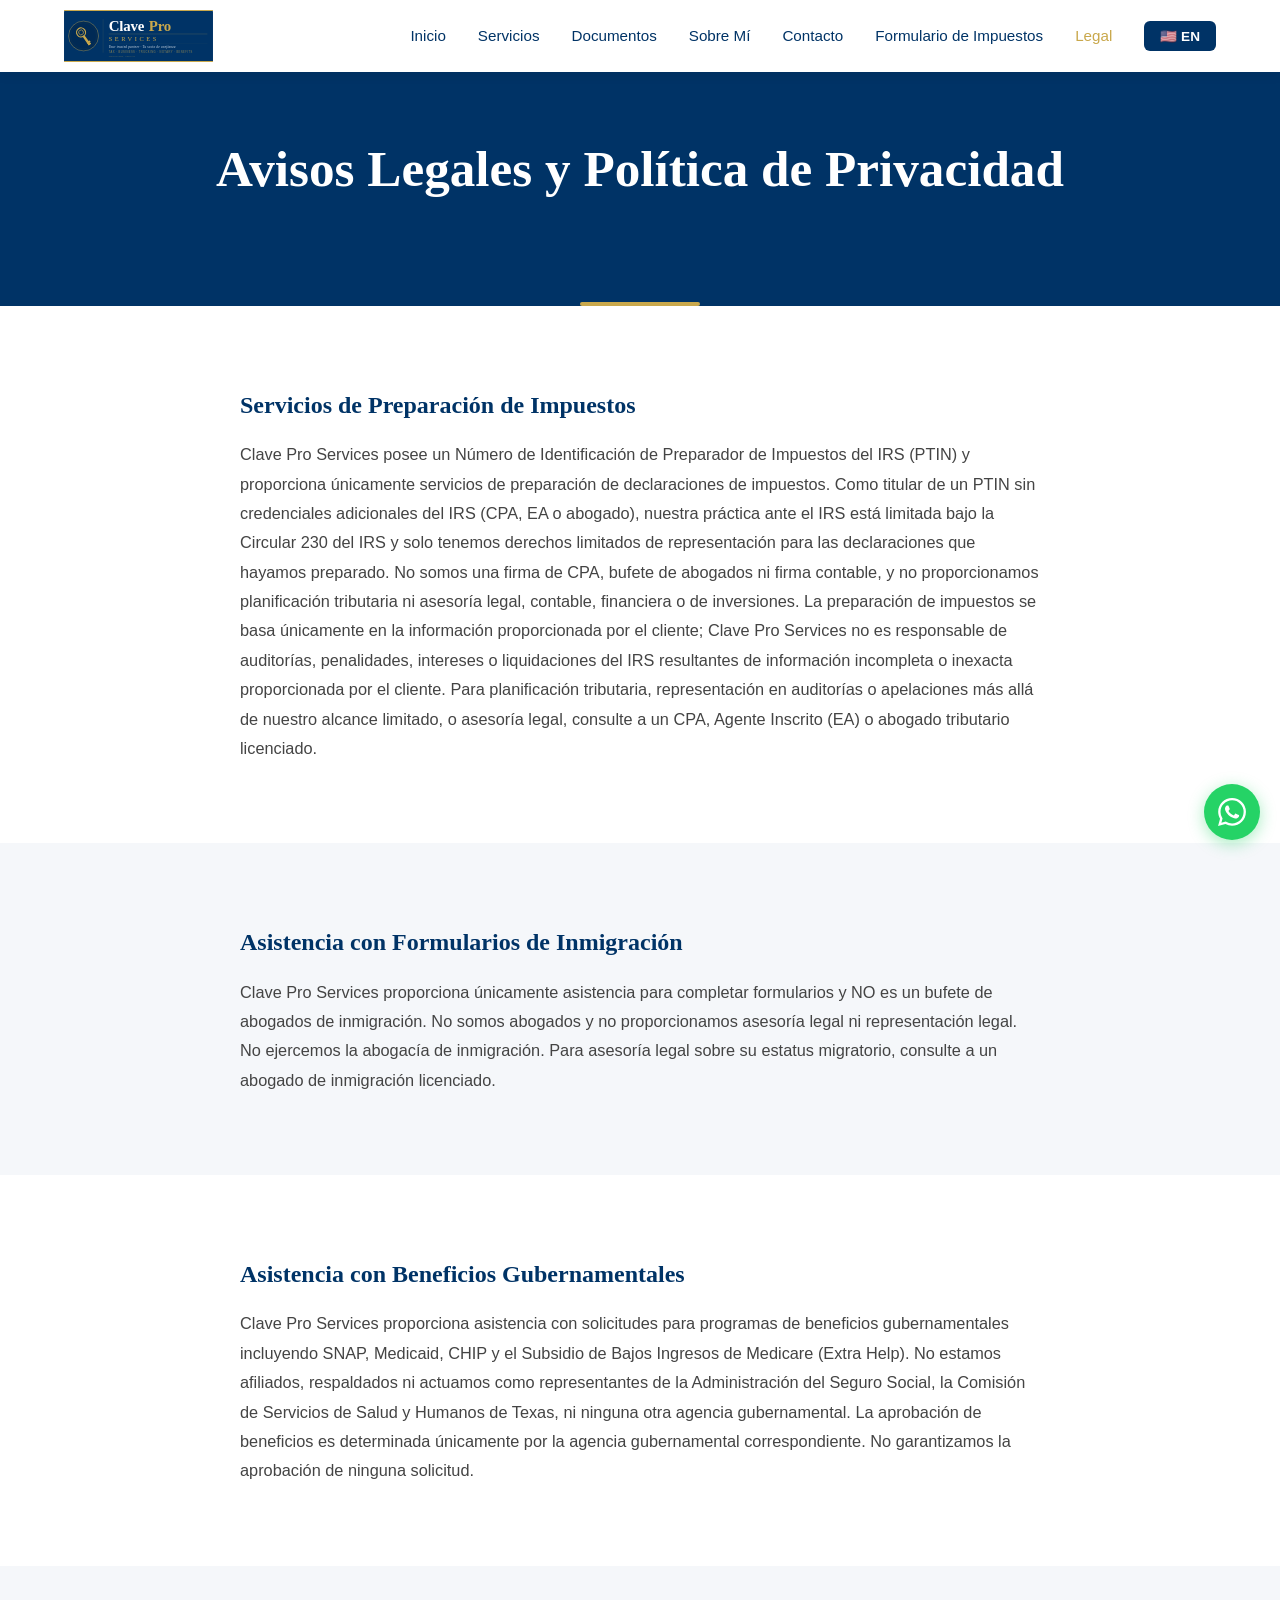
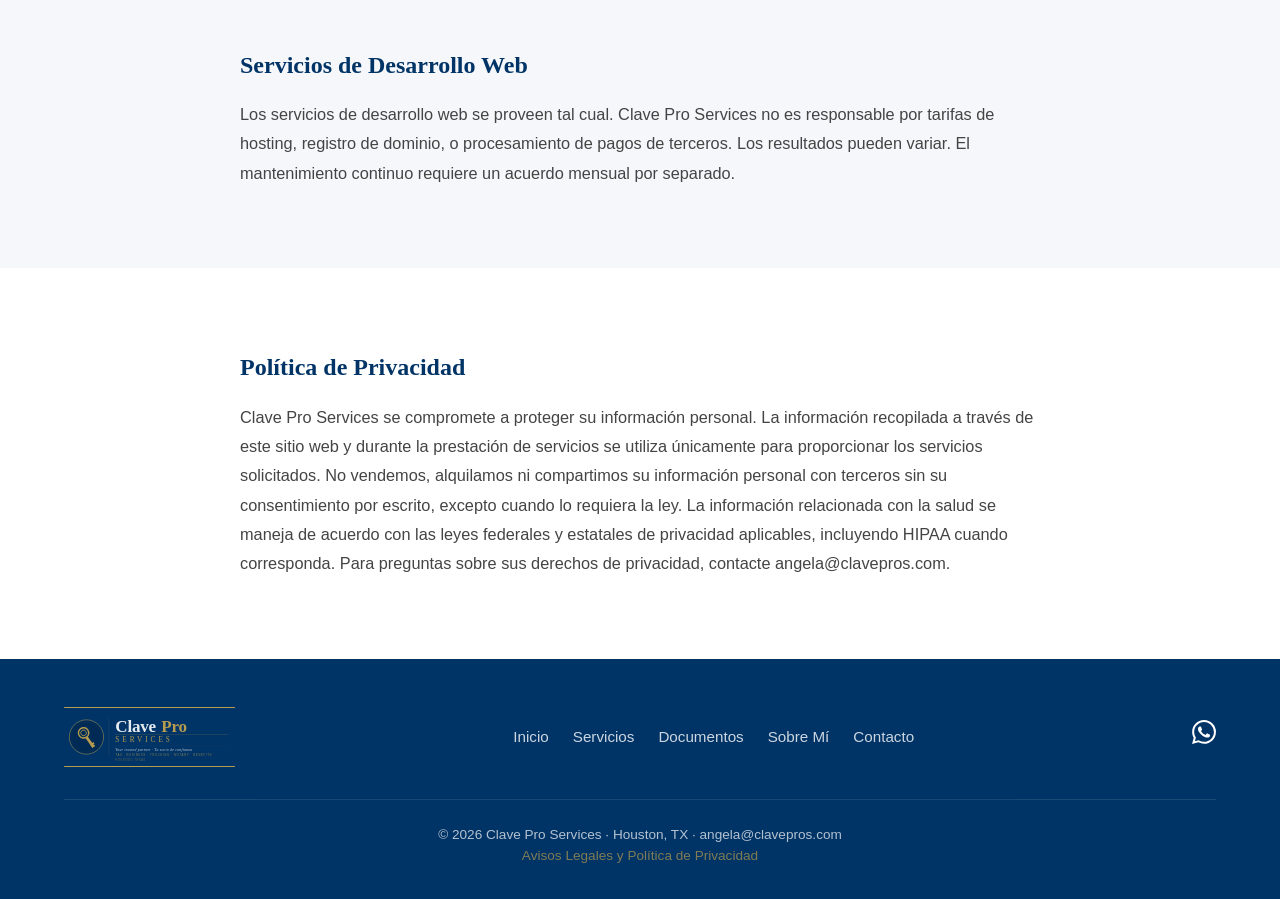
<file: legal.html>
<!DOCTYPE html>
<html lang="es">
<head>
  <meta charset="UTF-8">
  <meta http-equiv="Content-Security-Policy" content="default-src 'self'; script-src 'self' 'unsafe-inline' https://cdn.jsdelivr.net https://cdnjs.cloudflare.com; style-src 'self' 'unsafe-inline' https://fonts.googleapis.com; font-src 'self' https://fonts.gstatic.com; img-src 'self' data:; connect-src 'self' https://api.emailjs.com; form-action 'self'; frame-ancestors 'none'; base-uri 'self'">
  <meta name="referrer" content="strict-origin-when-cross-origin">
  <meta name="viewport" content="width=device-width, initial-scale=1.0">
  <title>Legal — Clave Pro Services</title>
  <meta name="description" content="Legal disclaimers and privacy policy for Clave Pro Services.">
  <link rel="preconnect" href="https://fonts.googleapis.com">
  <link rel="preconnect" href="https://fonts.gstatic.com" crossorigin>
  <link href="https://fonts.googleapis.com/css2?family=Inter:wght@400;500;600;700&family=Playfair+Display:wght@600;700&display=swap" rel="stylesheet">
  <link rel="icon" href="images/favicon.svg" type="image/svg+xml">
  <link rel="stylesheet" href="styles.css">
</head>
<body>

  <!-- Navbar -->
  <nav class="navbar">
    <div class="container">
      <a href="index.html" class="nav-logo"><img src="images/logo-clavepro.svg" alt="Clave Pro Services" class="navbar-logo"></a>
      <button class="hamburger" aria-label="Menu">
        <span></span><span></span><span></span>
      </button>
      <div class="nav-links">
        <a href="index.html" data-en="Home" data-es="Inicio">Inicio</a>
        <a href="services.html" data-en="Services" data-es="Servicios">Servicios</a>
        <a href="documents.html" data-en="Documents" data-es="Documentos">Documentos</a>
        <a href="about.html" data-en="About" data-es="Sobre Mí">Sobre Mí</a>
        <a href="contact.html" data-en="Contact" data-es="Contacto">Contacto</a>
        <a href="tax-expense-form.html" data-en="Business Tax Form" data-es="Formulario de Impuestos">Formulario de Impuestos</a>
        <a href="legal.html" data-en="Legal" data-es="Legal">Legal</a>
        <button class="lang-toggle">🇺🇸 EN</button>
      </div>
    </div>
  </nav>

  <!-- Hero -->
  <section class="hero">
    <div class="container">
      <h1 data-en="Legal Disclaimers &amp; Privacy Policy" data-es="Avisos Legales y Política de Privacidad">Avisos Legales y Política de Privacidad</h1>
    </div>
  </section>

  <!-- Tax Services Disclaimer -->
  <section class="section">
    <div class="container">
      <div class="legal-card">
        <h2 data-en="Tax Preparation Services" data-es="Servicios de Preparación de Impuestos">Servicios de Preparación de Impuestos</h2>
        <p data-en="Clave Pro Services holds an IRS Preparer Tax Identification Number (PTIN) and provides tax return preparation services only. As a PTIN holder without additional IRS credentials (CPA, EA, or attorney), our practice before the IRS is limited under IRS Circular 230 and we have only limited representation rights for returns we have prepared. We are not a CPA firm, law firm, or accounting firm, and we do not provide tax planning, legal, accounting, financial, or investment advice. Tax preparation is provided based solely on information supplied by the client; Clave Pro Services is not responsible for IRS audits, penalties, interest, or assessments resulting from incomplete or inaccurate information provided by the client. For tax planning, representation in audits or appeals beyond our limited scope, or legal advice, please consult a CPA, Enrolled Agent, or licensed tax attorney." data-es="Clave Pro Services posee un Número de Identificación de Preparador de Impuestos del IRS (PTIN) y proporciona únicamente servicios de preparación de declaraciones de impuestos. Como titular de un PTIN sin credenciales adicionales del IRS (CPA, EA o abogado), nuestra práctica ante el IRS está limitada bajo la Circular 230 del IRS y solo tenemos derechos limitados de representación para las declaraciones que hayamos preparado. No somos una firma de CPA, bufete de abogados ni firma contable, y no proporcionamos planificación tributaria ni asesoría legal, contable, financiera o de inversiones. La preparación de impuestos se basa únicamente en la información proporcionada por el cliente; Clave Pro Services no es responsable de auditorías, penalidades, intereses o liquidaciones del IRS resultantes de información incompleta o inexacta proporcionada por el cliente. Para planificación tributaria, representación en auditorías o apelaciones más allá de nuestro alcance limitado, o asesoría legal, consulte a un CPA, Agente Inscrito (EA) o abogado tributario licenciado.">Clave Pro Services posee un Número de Identificación de Preparador de Impuestos del IRS (PTIN) y proporciona únicamente servicios de preparación de declaraciones de impuestos. Como titular de un PTIN sin credenciales adicionales del IRS (CPA, EA o abogado), nuestra práctica ante el IRS está limitada bajo la Circular 230 del IRS y solo tenemos derechos limitados de representación para las declaraciones que hayamos preparado. No somos una firma de CPA, bufete de abogados ni firma contable, y no proporcionamos planificación tributaria ni asesoría legal, contable, financiera o de inversiones. La preparación de impuestos se basa únicamente en la información proporcionada por el cliente; Clave Pro Services no es responsable de auditorías, penalidades, intereses o liquidaciones del IRS resultantes de información incompleta o inexacta proporcionada por el cliente. Para planificación tributaria, representación en auditorías o apelaciones más allá de nuestro alcance limitado, o asesoría legal, consulte a un CPA, Agente Inscrito (EA) o abogado tributario licenciado.</p>
      </div>
    </div>
  </section>

  <!-- Immigration Disclaimer -->
  <section class="section section-gray">
    <div class="container">
      <div class="legal-card">
        <h2 data-en="Immigration Form Assistance" data-es="Asistencia con Formularios de Inmigración">Asistencia con Formularios de Inmigración</h2>
        <p data-en="Clave Pro Services provides form completion assistance only and is NOT an immigration law firm. We are not attorneys and do not provide legal advice or legal representation. We do not practice immigration law. For legal advice regarding your immigration status, please consult a licensed immigration attorney." data-es="Clave Pro Services proporciona únicamente asistencia para completar formularios y NO es un bufete de abogados de inmigración. No somos abogados y no proporcionamos asesoría legal ni representación legal. No ejercemos la abogacía de inmigración. Para asesoría legal sobre su estatus migratorio, consulte a un abogado de inmigración licenciado.">Clave Pro Services proporciona únicamente asistencia para completar formularios y NO es un bufete de abogados de inmigración. No somos abogados y no proporcionamos asesoría legal ni representación legal. No ejercemos la abogacía de inmigración. Para asesoría legal sobre su estatus migratorio, consulte a un abogado de inmigración licenciado.</p>
      </div>
    </div>
  </section>

  <!-- Benefits Assistance Disclaimer -->
  <section class="section">
    <div class="container">
      <div class="legal-card">
        <h2 data-en="Government Benefits Assistance" data-es="Asistencia con Beneficios Gubernamentales">Asistencia con Beneficios Gubernamentales</h2>
        <p data-en="Clave Pro Services provides application assistance for government benefit programs including SNAP, Medicaid, CHIP, and Medicare Low Income Subsidy (Extra Help). We are not affiliated with, endorsed by, or acting as a representative of the Social Security Administration, Texas Health and Human Services Commission, or any other government agency. Approval of benefits is determined solely by the relevant government agency. We do not guarantee approval of any application." data-es="Clave Pro Services proporciona asistencia con solicitudes para programas de beneficios gubernamentales incluyendo SNAP, Medicaid, CHIP y el Subsidio de Bajos Ingresos de Medicare (Extra Help). No estamos afiliados, respaldados ni actuamos como representantes de la Administración del Seguro Social, la Comisión de Servicios de Salud y Humanos de Texas, ni ninguna otra agencia gubernamental. La aprobación de beneficios es determinada únicamente por la agencia gubernamental correspondiente. No garantizamos la aprobación de ninguna solicitud.">Clave Pro Services proporciona asistencia con solicitudes para programas de beneficios gubernamentales incluyendo SNAP, Medicaid, CHIP y el Subsidio de Bajos Ingresos de Medicare (Extra Help). No estamos afiliados, respaldados ni actuamos como representantes de la Administración del Seguro Social, la Comisión de Servicios de Salud y Humanos de Texas, ni ninguna otra agencia gubernamental. La aprobación de beneficios es determinada únicamente por la agencia gubernamental correspondiente. No garantizamos la aprobación de ninguna solicitud.</p>
      </div>
    </div>
  </section>

  <!-- Web Development Disclaimer -->
  <section class="section section-gray">
    <div class="container">
      <div class="legal-card">
        <h2 data-en="Web Development Services" data-es="Servicios de Desarrollo Web">Servicios de Desarrollo Web</h2>
        <p data-en="Web development services are provided as-is. Clave Pro Services is not responsible for third-party hosting, domain registration fees, or payment processing fees. Results may vary. Ongoing maintenance requires a separate monthly agreement." data-es="Los servicios de desarrollo web se proveen tal cual. Clave Pro Services no es responsable por tarifas de hosting, registro de dominio, o procesamiento de pagos de terceros. Los resultados pueden variar. El mantenimiento continuo requiere un acuerdo mensual por separado.">Los servicios de desarrollo web se proveen tal cual. Clave Pro Services no es responsable por tarifas de hosting, registro de dominio, o procesamiento de pagos de terceros. Los resultados pueden variar. El mantenimiento continuo requiere un acuerdo mensual por separado.</p>
      </div>
    </div>
  </section>

  <!-- Privacy Policy -->
  <section class="section">
    <div class="container">
      <div class="legal-card">
        <h2 data-en="Privacy Policy" data-es="Política de Privacidad">Política de Privacidad</h2>
        <p data-en="Clave Pro Services is committed to protecting your personal information. Information collected through this website and during service delivery is used solely to provide the requested services. We do not sell, rent, or share your personal information with third parties without your written consent, except as required by law. Health-related information is handled in accordance with applicable federal and state privacy laws including HIPAA where applicable. For questions about your privacy rights, contact angela@clavepros.com." data-es="Clave Pro Services se compromete a proteger su información personal. La información recopilada a través de este sitio web y durante la prestación de servicios se utiliza únicamente para proporcionar los servicios solicitados. No vendemos, alquilamos ni compartimos su información personal con terceros sin su consentimiento por escrito, excepto cuando lo requiera la ley. La información relacionada con la salud se maneja de acuerdo con las leyes federales y estatales de privacidad aplicables, incluyendo HIPAA cuando corresponda. Para preguntas sobre sus derechos de privacidad, contacte angela@clavepros.com.">Clave Pro Services se compromete a proteger su información personal. La información recopilada a través de este sitio web y durante la prestación de servicios se utiliza únicamente para proporcionar los servicios solicitados. No vendemos, alquilamos ni compartimos su información personal con terceros sin su consentimiento por escrito, excepto cuando lo requiera la ley. La información relacionada con la salud se maneja de acuerdo con las leyes federales y estatales de privacidad aplicables, incluyendo HIPAA cuando corresponda. Para preguntas sobre sus derechos de privacidad, contacte <a href="mailto:angela@clavepros.com">angela@clavepros.com</a>.</p>
      </div>
    </div>
  </section>

  <!-- Footer -->
  <footer class="footer">
    <div class="container">
      <div class="footer-inner">
        <div class="footer-logo"><img src="images/logo-clavepro.svg" alt="Clave Pro Services" class="footer-logo-img"></div>
        <div class="footer-links">
          <a href="index.html" data-en="Home" data-es="Inicio">Inicio</a>
          <a href="services.html" data-en="Services" data-es="Servicios">Servicios</a>
          <a href="documents.html" data-en="Documents" data-es="Documentos">Documentos</a>
          <a href="about.html" data-en="About" data-es="Sobre Mí">Sobre Mí</a>
          <a href="contact.html" data-en="Contact" data-es="Contacto">Contacto</a>
        </div>
        <div class="footer-social">
          <a href="https://wa.me/12819357568" target="_blank" rel="noopener noreferrer" aria-label="WhatsApp">
            <svg xmlns="http://www.w3.org/2000/svg" width="24" height="24" viewBox="0 0 24 24" fill="currentColor"><path d="M17.472 14.382c-.297-.149-1.758-.867-2.03-.967-.273-.099-.471-.148-.67.15-.197.297-.767.966-.94 1.164-.173.199-.347.223-.644.075-.297-.15-1.255-.463-2.39-1.475-.883-.788-1.48-1.761-1.653-2.059-.173-.297-.018-.458.13-.606.134-.133.298-.347.446-.52.149-.174.198-.298.298-.497.099-.198.05-.371-.025-.52-.075-.149-.669-1.612-.916-2.207-.242-.579-.487-.5-.669-.51-.173-.008-.371-.01-.57-.01-.198 0-.52.074-.792.372-.272.297-1.04 1.016-1.04 2.479 0 1.462 1.065 2.875 1.213 3.074.149.198 2.096 3.2 5.077 4.487.709.306 1.262.489 1.694.625.712.227 1.36.195 1.871.118.571-.085 1.758-.719 2.006-1.413.248-.694.248-1.289.173-1.413-.074-.124-.272-.198-.57-.347m-5.421 7.403h-.004a9.87 9.87 0 01-5.031-1.378l-.361-.214-3.741.982.998-3.648-.235-.374a9.86 9.86 0 01-1.51-5.26c.001-5.45 4.436-9.884 9.888-9.884 2.64 0 5.122 1.03 6.988 2.898a9.825 9.825 0 012.893 6.994c-.003 5.45-4.437 9.884-9.885 9.884m8.413-18.297A11.815 11.815 0 0012.05 0C5.495 0 .16 5.335.157 11.892c0 2.096.547 4.142 1.588 5.945L.057 24l6.305-1.654a11.882 11.882 0 005.683 1.448h.005c6.554 0 11.89-5.335 11.893-11.893a11.821 11.821 0 00-3.48-8.413z"/></svg>
          </a>
        </div>
      </div>
      <div class="footer-bottom">
        <span data-en="© 2026 Clave Pro Services · Houston, TX · angela@clavepros.com" data-es="© 2026 Clave Pro Services · Houston, TX · angela@clavepros.com">© 2026 Clave Pro Services · Houston, TX · angela@clavepros.com</span>
        <br><a href="legal.html" class="footer-legal-link" data-en="Legal Disclaimers &amp; Privacy Policy" data-es="Avisos Legales y Política de Privacidad">Avisos Legales y Política de Privacidad</a>
      </div>
    </div>
  </footer>

  <!-- Floating WhatsApp -->
  <a href="https://wa.me/12819357568" class="whatsapp-float" target="_blank" rel="noopener noreferrer" aria-label="WhatsApp">
    <span class="wa-tooltip" data-en="Chat with us!" data-es="¡Escríbenos!">¡Escríbenos!</span>
    <svg xmlns="http://www.w3.org/2000/svg" width="28" height="28" viewBox="0 0 24 24" fill="#fff"><path d="M17.472 14.382c-.297-.149-1.758-.867-2.03-.967-.273-.099-.471-.148-.67.15-.197.297-.767.966-.94 1.164-.173.199-.347.223-.644.075-.297-.15-1.255-.463-2.39-1.475-.883-.788-1.48-1.761-1.653-2.059-.173-.297-.018-.458.13-.606.134-.133.298-.347.446-.52.149-.174.198-.298.298-.497.099-.198.05-.371-.025-.52-.075-.149-.669-1.612-.916-2.207-.242-.579-.487-.5-.669-.51-.173-.008-.371-.01-.57-.01-.198 0-.52.074-.792.372-.272.297-1.04 1.016-1.04 2.479 0 1.462 1.065 2.875 1.213 3.074.149.198 2.096 3.2 5.077 4.487.709.306 1.262.489 1.694.625.712.227 1.36.195 1.871.118.571-.085 1.758-.719 2.006-1.413.248-.694.248-1.289.173-1.413-.074-.124-.272-.198-.57-.347m-5.421 7.403h-.004a9.87 9.87 0 01-5.031-1.378l-.361-.214-3.741.982.998-3.648-.235-.374a9.86 9.86 0 01-1.51-5.26c.001-5.45 4.436-9.884 9.888-9.884 2.64 0 5.122 1.03 6.988 2.898a9.825 9.825 0 012.893 6.994c-.003 5.45-4.437 9.884-9.885 9.884m8.413-18.297A11.815 11.815 0 0012.05 0C5.495 0 .16 5.335.157 11.892c0 2.096.547 4.142 1.588 5.945L.057 24l6.305-1.654a11.882 11.882 0 005.683 1.448h.005c6.554 0 11.89-5.335 11.893-11.893a11.821 11.821 0 00-3.48-8.413z"/></svg>
  </a>

  <script src="main.js"></script>
</body>
</html>
</file>
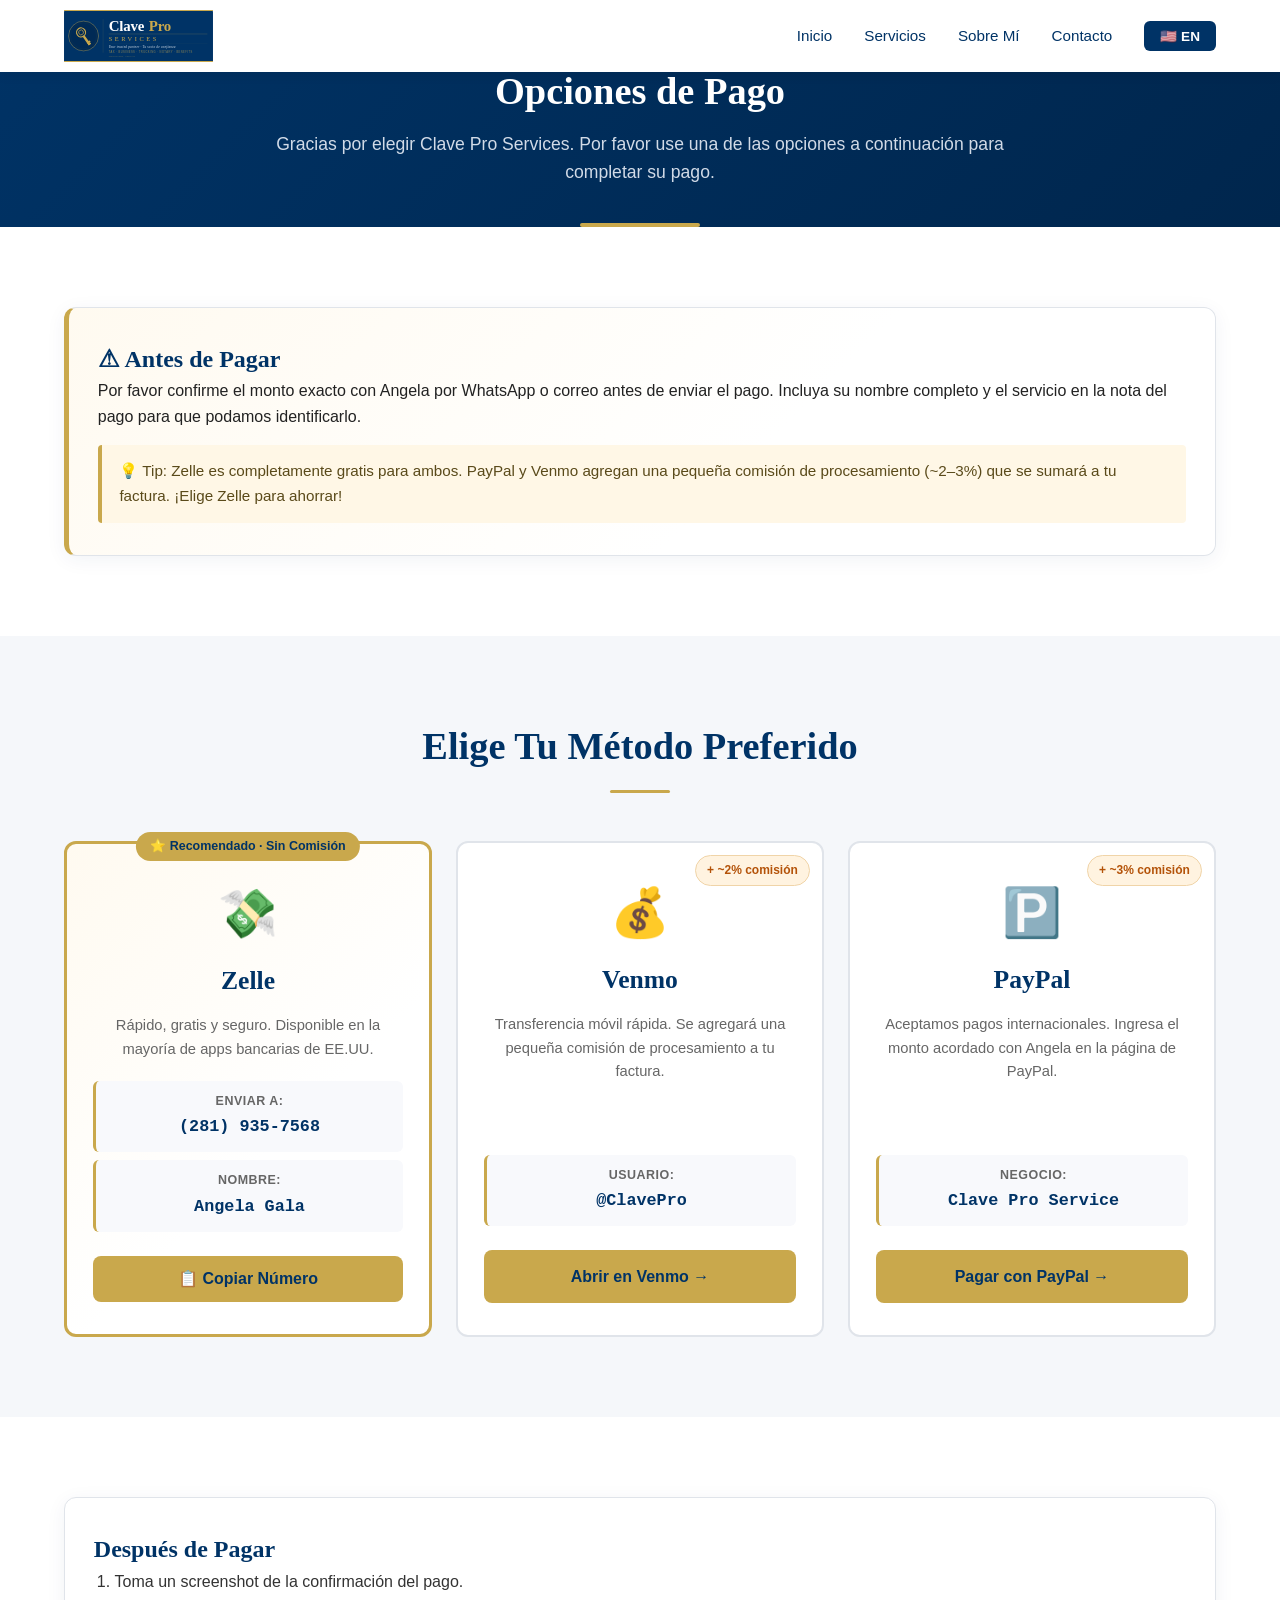
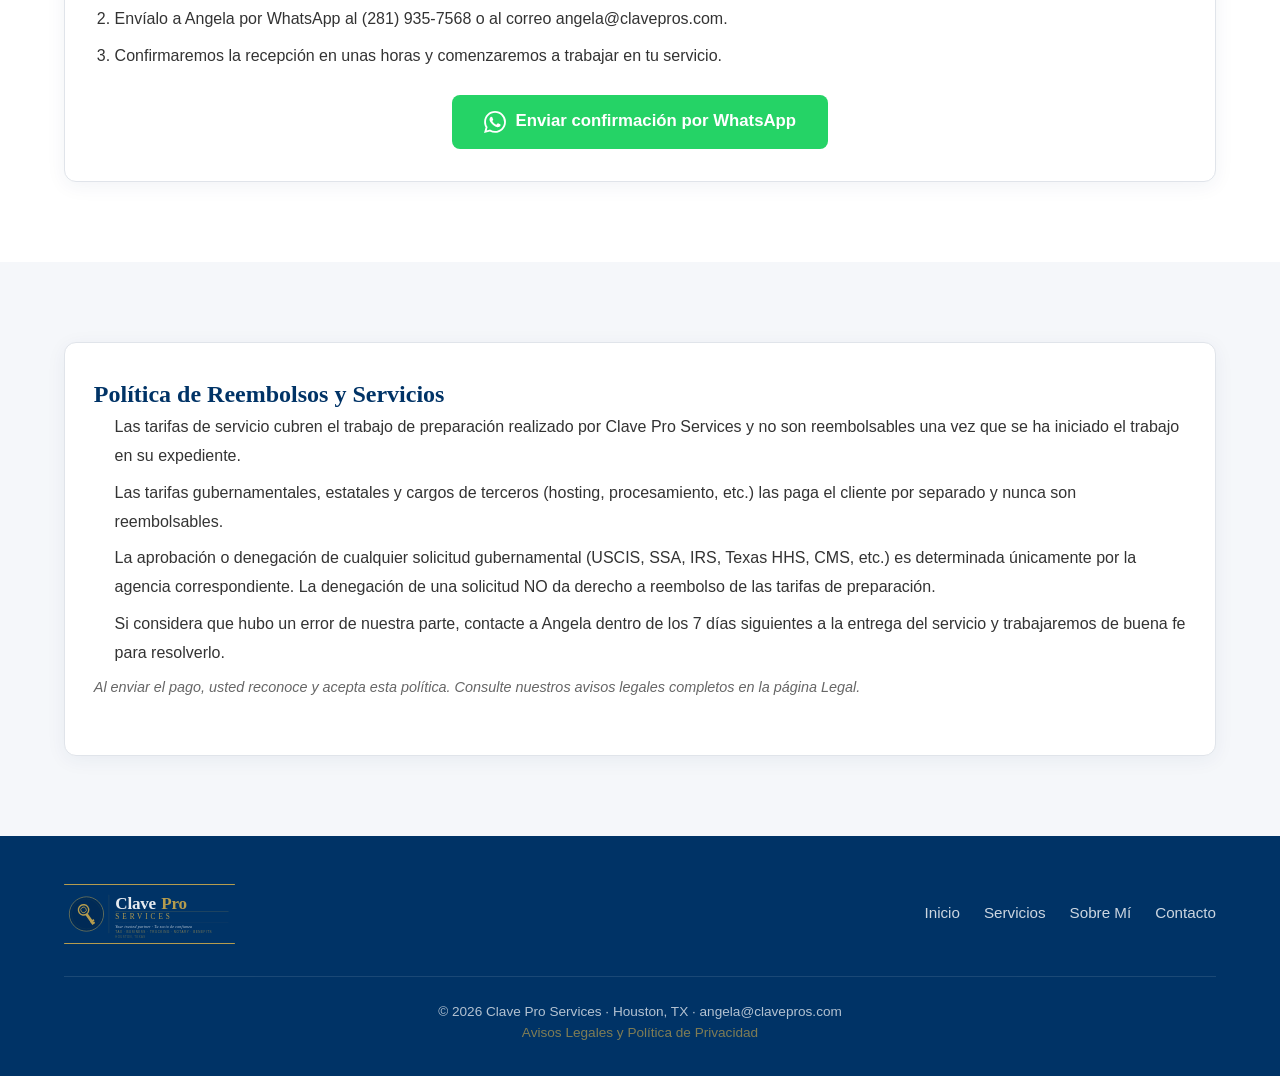
<file: payment.html>
<!DOCTYPE html>
<html lang="es">
<head>
  <meta charset="UTF-8">
  <meta http-equiv="Content-Security-Policy" content="default-src 'self'; script-src 'self' 'unsafe-inline' https://cdn.jsdelivr.net https://cdnjs.cloudflare.com; style-src 'self' 'unsafe-inline' https://fonts.googleapis.com; font-src 'self' https://fonts.gstatic.com; img-src 'self' data:; connect-src 'self' https://api.emailjs.com; form-action 'self'; frame-ancestors 'none'; base-uri 'self'">
  <meta name="referrer" content="strict-origin-when-cross-origin">
  <meta name="viewport" content="width=device-width, initial-scale=1.0">
  <title>Payment — Clave Pro Services</title>
  <meta name="description" content="Payment options for Clave Pro Services clients.">
  <meta name="robots" content="noindex,nofollow">
  <link rel="preconnect" href="https://fonts.googleapis.com">
  <link rel="preconnect" href="https://fonts.gstatic.com" crossorigin>
  <link href="https://fonts.googleapis.com/css2?family=Inter:wght@400;500;600;700&family=Playfair+Display:wght@600;700&display=swap" rel="stylesheet">
  <link rel="icon" href="images/favicon.svg" type="image/svg+xml">
  <link rel="stylesheet" href="styles.css">
</head>
<body>

  <!-- Navbar -->
  <nav class="navbar">
    <div class="container">
      <a href="index.html" class="nav-logo"><img src="images/logo-clavepro.svg" alt="Clave Pro Services" class="navbar-logo"></a>
      <button class="hamburger" aria-label="Menu">
        <span></span><span></span><span></span>
      </button>
      <div class="nav-links">
        <a href="index.html" data-en="Home" data-es="Inicio">Inicio</a>
        <a href="services.html" data-en="Services" data-es="Servicios">Servicios</a>
        <a href="about.html" data-en="About" data-es="Sobre Mí">Sobre Mí</a>
        <a href="contact.html" data-en="Contact" data-es="Contacto">Contacto</a>
        <button class="lang-toggle">🇺🇸 EN</button>
      </div>
    </div>
  </nav>

  <!-- Hero -->
  <section class="hero hero-service">
    <div class="container">
      <h1 data-en="Payment Options" data-es="Opciones de Pago">Opciones de Pago</h1>
      <p data-en="Thank you for choosing Clave Pro Services. Please use one of the options below to complete your payment." data-es="Gracias por elegir Clave Pro Services. Por favor use una de las opciones a continuación para completar su pago.">Gracias por elegir Clave Pro Services. Por favor use una de las opciones a continuación para completar su pago.</p>
    </div>
  </section>

  <!-- Important Notice -->
  <section class="section">
    <div class="container">
      <div class="sd-card sd-card-highlight">
        <h2 data-en="⚠ Before You Pay" data-es="⚠ Antes de Pagar">⚠ Antes de Pagar</h2>
        <p data-en="Please confirm the exact amount with Angela via WhatsApp or email before sending payment. Include your full name and the service in the payment note so we can match it to your account." data-es="Por favor confirme el monto exacto con Angela por WhatsApp o correo antes de enviar el pago. Incluya su nombre completo y el servicio en la nota del pago para que podamos identificarlo.">Por favor confirme el monto exacto con Angela por WhatsApp o correo antes de enviar el pago. Incluya su nombre completo y el servicio en la nota del pago para que podamos identificarlo.</p>
        <p class="payment-fee-note" data-en="💡 Tip: Zelle is completely free for both of us. PayPal and Venmo add a small processing fee (~2–3%) that will be added to your invoice. Choose Zelle to save!" data-es="💡 Tip: Zelle es completamente gratis para ambos. PayPal y Venmo agregan una pequeña comisión de procesamiento (~2–3%) que se sumará a tu factura. ¡Elige Zelle para ahorrar!">💡 Tip: Zelle es completamente gratis para ambos. PayPal y Venmo agregan una pequeña comisión de procesamiento (~2–3%) que se sumará a tu factura. ¡Elige Zelle para ahorrar!</p>
      </div>
    </div>
  </section>

  <!-- Payment Methods -->
  <section class="section section-gray">
    <div class="container">
      <h2 class="section-title" data-en="Choose Your Preferred Method" data-es="Elige Tu Método Preferido">Elige Tu Método Preferido</h2>

      <div class="payment-grid">

        <!-- Zelle -->
        <div class="payment-card payment-card-featured">
          <div class="payment-badge payment-badge-recommended" data-en="⭐ Recommended · No Fees" data-es="⭐ Recomendado · Sin Comisión">⭐ Recomendado · Sin Comisión</div>
          <div class="payment-icon">💸</div>
          <h3>Zelle</h3>
          <p class="payment-desc" data-en="Fast, free, and secure. Available in most US banking apps." data-es="Rápido, gratis y seguro. Disponible en la mayoría de apps bancarias de EE.UU.">Rápido, gratis y seguro. Disponible en la mayoría de apps bancarias de EE.UU.</p>
          <div class="payment-account">
            <span class="payment-label" data-en="Send to:" data-es="Enviar a:">Enviar a:</span>
            <span class="payment-value" id="zelleValue">(281) 935-7568</span>
          </div>
          <div class="payment-account">
            <span class="payment-label" data-en="Name:" data-es="Nombre:">Nombre:</span>
            <span class="payment-value">Angela Gala</span>
          </div>
          <button class="btn btn-gold btn-copy" data-copy="2819357568" data-en="📋 Copy Number" data-es="📋 Copiar Número">📋 Copiar Número</button>
        </div>

        <!-- Venmo -->
        <div class="payment-card">
          <div class="payment-fee-tag" data-en="+ ~2% fee" data-es="+ ~2% comisión">+ ~2% comisión</div>
          <div class="payment-icon">💰</div>
          <h3>Venmo</h3>
          <p class="payment-desc" data-en="Quick mobile transfer. A small processing fee will be added to your invoice." data-es="Transferencia móvil rápida. Se agregará una pequeña comisión de procesamiento a tu factura.">Transferencia móvil rápida. Se agregará una pequeña comisión de procesamiento a tu factura.</p>
          <div class="payment-account">
            <span class="payment-label" data-en="Username:" data-es="Usuario:">Usuario:</span>
            <span class="payment-value">@ClavePro</span>
          </div>
          <a href="https://venmo.com/u/ClavePro" target="_blank" rel="noopener noreferrer" class="btn btn-gold" data-en="Open in Venmo →" data-es="Abrir en Venmo →">Abrir en Venmo →</a>
        </div>

        <!-- PayPal -->
        <div class="payment-card">
          <div class="payment-fee-tag" data-en="+ ~3% fee" data-es="+ ~3% comisión">+ ~3% comisión</div>
          <div class="payment-icon">🅿️</div>
          <h3>PayPal</h3>
          <p class="payment-desc" data-en="International payments accepted. Enter the amount agreed with Angela on the PayPal page." data-es="Aceptamos pagos internacionales. Ingresa el monto acordado con Angela en la página de PayPal.">Aceptamos pagos internacionales. Ingresa el monto acordado con Angela en la página de PayPal.</p>
          <div class="payment-account">
            <span class="payment-label" data-en="Business:" data-es="Negocio:">Negocio:</span>
            <span class="payment-value">Clave Pro Service</span>
          </div>
          <a href="https://www.paypal.com/ncp/payment/RPRTVJ7KZE9GY" target="_blank" rel="noopener noreferrer" class="btn btn-gold" data-en="Pay with PayPal →" data-es="Pagar con PayPal →">Pagar con PayPal →</a>
        </div>

      </div>
    </div>
  </section>

  <!-- Instructions -->
  <section class="section">
    <div class="container">
      <div class="sd-card">
        <h2 data-en="After You Pay" data-es="Después de Pagar">Después de Pagar</h2>
        <ol class="payment-steps">
          <li data-en="Take a screenshot of your payment confirmation." data-es="Toma un screenshot de la confirmación del pago.">Toma un screenshot de la confirmación del pago.</li>
          <li data-en="Send it to Angela via WhatsApp at (281) 935-7568 or email angela@clavepros.com." data-es="Envíalo a Angela por WhatsApp al (281) 935-7568 o al correo angela@clavepros.com.">Envíalo a Angela por WhatsApp al (281) 935-7568 o al correo angela@clavepros.com.</li>
          <li data-en="We'll confirm receipt within a few hours and start working on your service." data-es="Confirmaremos la recepción en unas horas y comenzaremos a trabajar en tu servicio.">Confirmaremos la recepción en unas horas y comenzaremos a trabajar en tu servicio.</li>
        </ol>
        <div class="payment-cta">
          <a href="https://wa.me/12819357568" target="_blank" rel="noopener noreferrer" class="btn btn-whatsapp-lg">
            <svg xmlns="http://www.w3.org/2000/svg" width="22" height="22" viewBox="0 0 24 24" fill="#fff"><path d="M17.472 14.382c-.297-.149-1.758-.867-2.03-.967-.273-.099-.471-.148-.67.15-.197.297-.767.966-.94 1.164-.173.199-.347.223-.644.075-.297-.15-1.255-.463-2.39-1.475-.883-.788-1.48-1.761-1.653-2.059-.173-.297-.018-.458.13-.606.134-.133.298-.347.446-.52.149-.174.198-.298.298-.497.099-.198.05-.371-.025-.52-.075-.149-.669-1.612-.916-2.207-.242-.579-.487-.5-.669-.51-.173-.008-.371-.01-.57-.01-.198 0-.52.074-.792.372-.272.297-1.04 1.016-1.04 2.479 0 1.462 1.065 2.875 1.213 3.074.149.198 2.096 3.2 5.077 4.487.709.306 1.262.489 1.694.625.712.227 1.36.195 1.871.118.571-.085 1.758-.719 2.006-1.413.248-.694.248-1.289.173-1.413-.074-.124-.272-.198-.57-.347m-5.421 7.403h-.004a9.87 9.87 0 01-5.031-1.378l-.361-.214-3.741.982.998-3.648-.235-.374a9.86 9.86 0 01-1.51-5.26c.001-5.45 4.436-9.884 9.888-9.884 2.64 0 5.122 1.03 6.988 2.898a9.825 9.825 0 012.893 6.994c-.003 5.45-4.437 9.884-9.885 9.884m8.413-18.297A11.815 11.815 0 0012.05 0C5.495 0 .16 5.335.157 11.892c0 2.096.547 4.142 1.588 5.945L.057 24l6.305-1.654a11.882 11.882 0 005.683 1.448h.005c6.554 0 11.89-5.335 11.893-11.893a11.821 11.821 0 00-3.48-8.413z"/></svg>
            <span data-en="Send confirmation via WhatsApp" data-es="Enviar confirmación por WhatsApp">Enviar confirmación por WhatsApp</span>
          </a>
        </div>
      </div>
    </div>
  </section>

  <!-- Refund & Service Policy -->
  <section class="section section-gray">
    <div class="container">
      <div class="sd-card">
        <h2 data-en="Refund &amp; Service Policy" data-es="Política de Reembolsos y Servicios">Política de Reembolsos y Servicios</h2>
        <ul class="payment-steps">
          <li data-en="Service fees cover the preparation work performed by Clave Pro Services and are non-refundable once work on your file has begun." data-es="Las tarifas de servicio cubren el trabajo de preparación realizado por Clave Pro Services y no son reembolsables una vez que se ha iniciado el trabajo en su expediente.">Las tarifas de servicio cubren el trabajo de preparación realizado por Clave Pro Services y no son reembolsables una vez que se ha iniciado el trabajo en su expediente.</li>
          <li data-en="Government filing fees, state fees, and third-party charges (hosting, processing, etc.) are paid separately by the client and are never refundable." data-es="Las tarifas gubernamentales, estatales y cargos de terceros (hosting, procesamiento, etc.) las paga el cliente por separado y nunca son reembolsables.">Las tarifas gubernamentales, estatales y cargos de terceros (hosting, procesamiento, etc.) las paga el cliente por separado y nunca son reembolsables.</li>
          <li data-en="Approval or denial of any government application (USCIS, SSA, IRS, Texas HHS, CMS, etc.) is determined solely by the corresponding agency. Denial of an application is NOT grounds for a refund of preparation fees." data-es="La aprobación o denegación de cualquier solicitud gubernamental (USCIS, SSA, IRS, Texas HHS, CMS, etc.) es determinada únicamente por la agencia correspondiente. La denegación de una solicitud NO da derecho a reembolso de las tarifas de preparación.">La aprobación o denegación de cualquier solicitud gubernamental (USCIS, SSA, IRS, Texas HHS, CMS, etc.) es determinada únicamente por la agencia correspondiente. La denegación de una solicitud NO da derecho a reembolso de las tarifas de preparación.</li>
          <li data-en="If you believe there has been an error on our part, contact Angela within 7 days of service delivery and we will work with you in good faith to resolve it." data-es="Si considera que hubo un error de nuestra parte, contacte a Angela dentro de los 7 días siguientes a la entrega del servicio y trabajaremos de buena fe para resolverlo.">Si considera que hubo un error de nuestra parte, contacte a Angela dentro de los 7 días siguientes a la entrega del servicio y trabajaremos de buena fe para resolverlo.</li>
        </ul>
        <p class="service-note" data-en="By submitting payment, you acknowledge and accept this policy. See our full disclaimers on the Legal page." data-es="Al enviar el pago, usted reconoce y acepta esta política. Consulte nuestros avisos legales completos en la página Legal.">Al enviar el pago, usted reconoce y acepta esta política. Consulte nuestros avisos legales completos en la página Legal.</p>
      </div>
    </div>
  </section>

  <!-- Footer -->
  <footer class="footer">
    <div class="container">
      <div class="footer-inner">
        <div class="footer-logo"><img src="images/logo-clavepro.svg" alt="Clave Pro Services" class="footer-logo-img"></div>
        <div class="footer-links">
          <a href="index.html" data-en="Home" data-es="Inicio">Inicio</a>
          <a href="services.html" data-en="Services" data-es="Servicios">Servicios</a>
          <a href="about.html" data-en="About" data-es="Sobre Mí">Sobre Mí</a>
          <a href="contact.html" data-en="Contact" data-es="Contacto">Contacto</a>
        </div>
      </div>
      <div class="footer-bottom">
        <span>© 2026 Clave Pro Services · Houston, TX · angela@clavepros.com</span>
        <br><a href="legal.html" class="footer-legal-link" data-en="Legal Disclaimers &amp; Privacy Policy" data-es="Avisos Legales y Política de Privacidad">Avisos Legales y Política de Privacidad</a>
      </div>
    </div>
  </footer>

  <!-- Copy-to-clipboard helper -->
  <script>
    document.querySelectorAll('.btn-copy').forEach(function (btn) {
      btn.addEventListener('click', function () {
        var text = btn.getAttribute('data-copy');
        navigator.clipboard.writeText(text).then(function () {
          var original = btn.innerHTML;
          var lang = document.documentElement.lang || 'es';
          btn.innerHTML = lang === 'en' ? '✓ Copied!' : '✓ ¡Copiado!';
          setTimeout(function () { btn.innerHTML = original; }, 2000);
        });
      });
    });
  </script>
  <script src="main.js"></script>
</body>
</html>
</file>
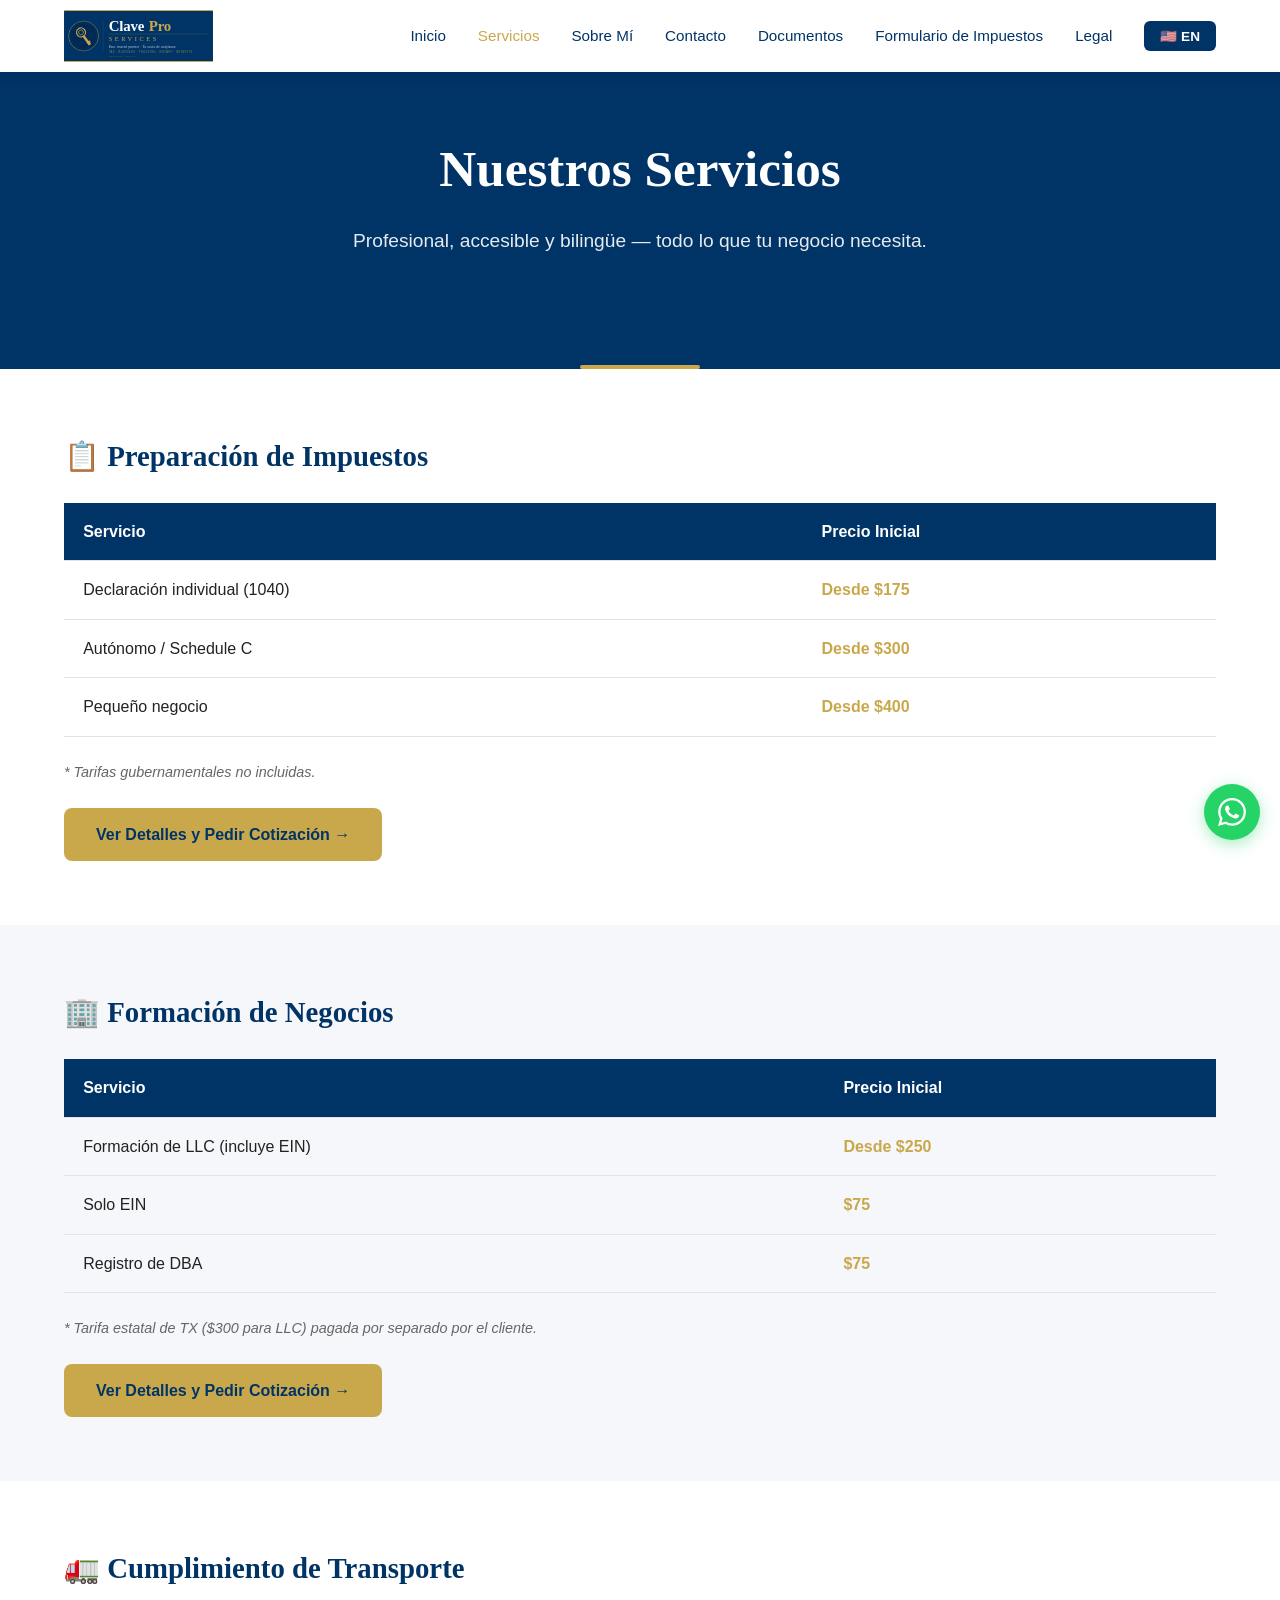
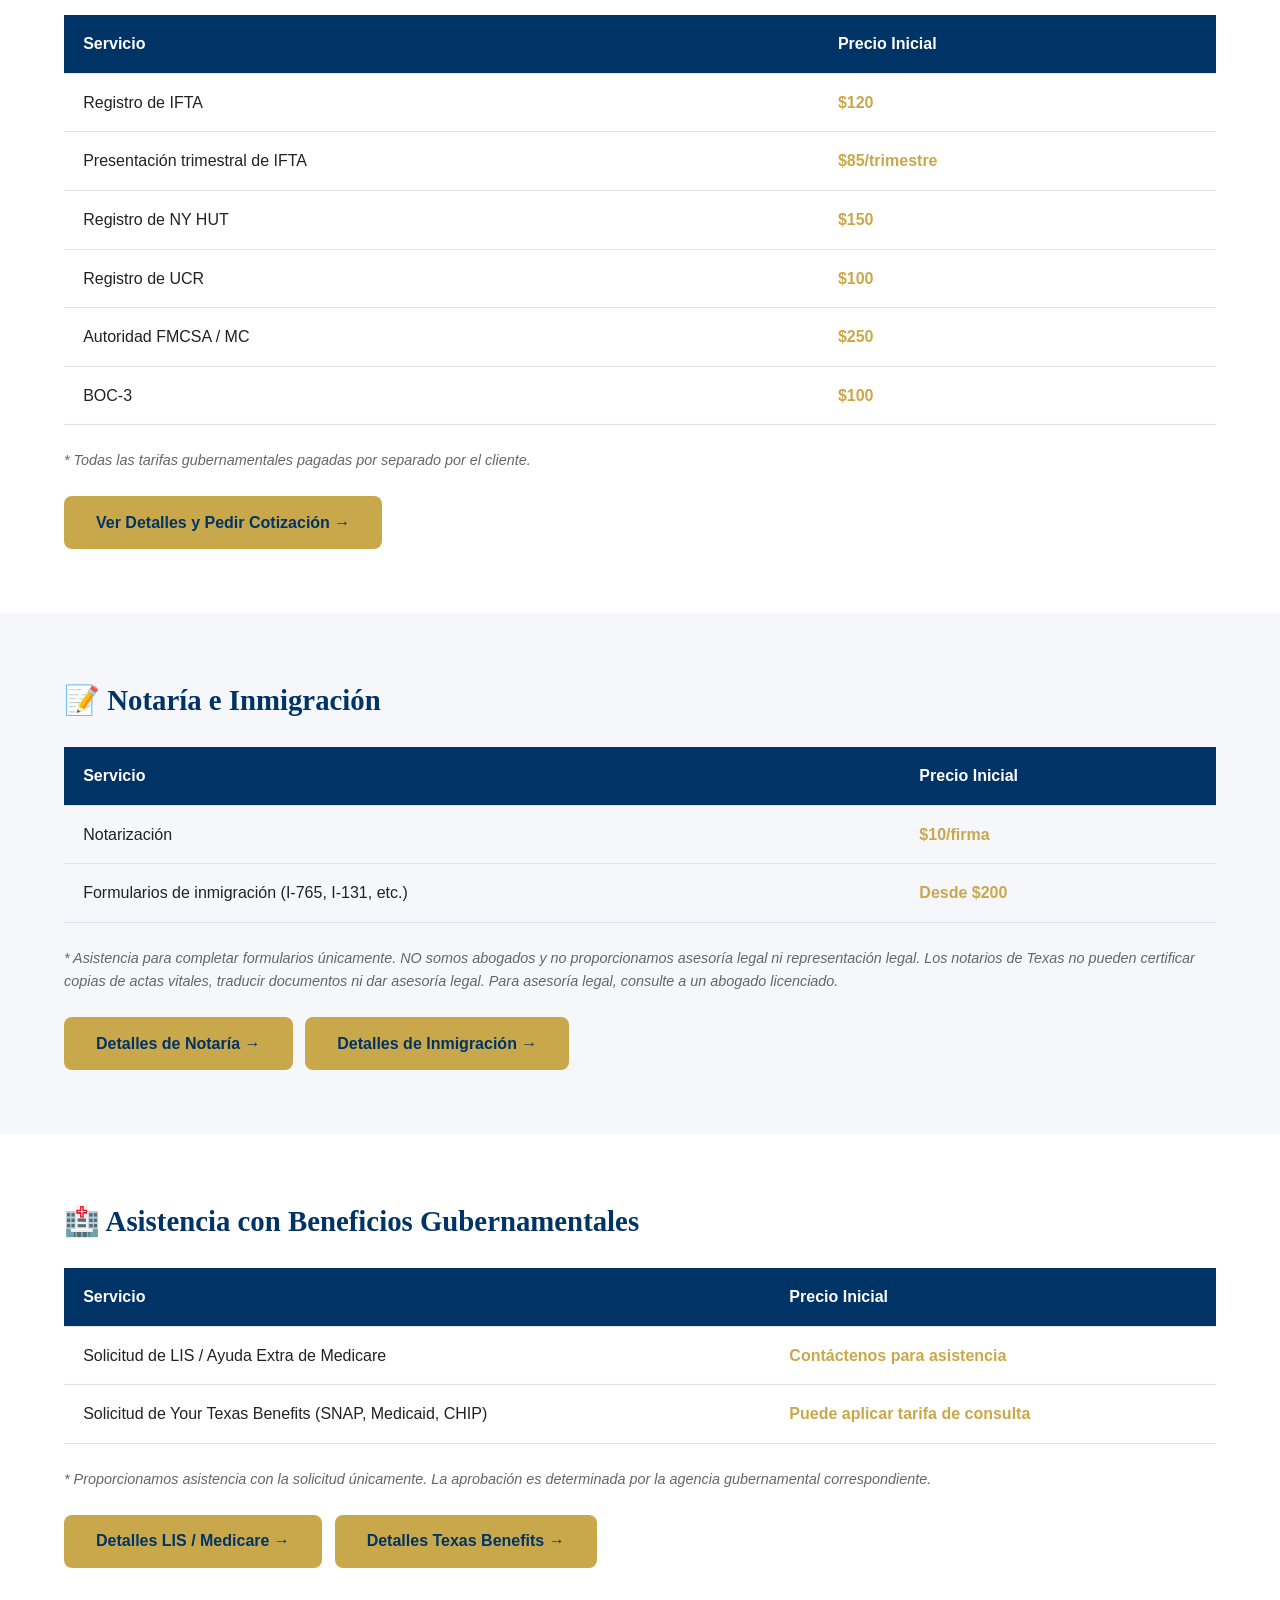
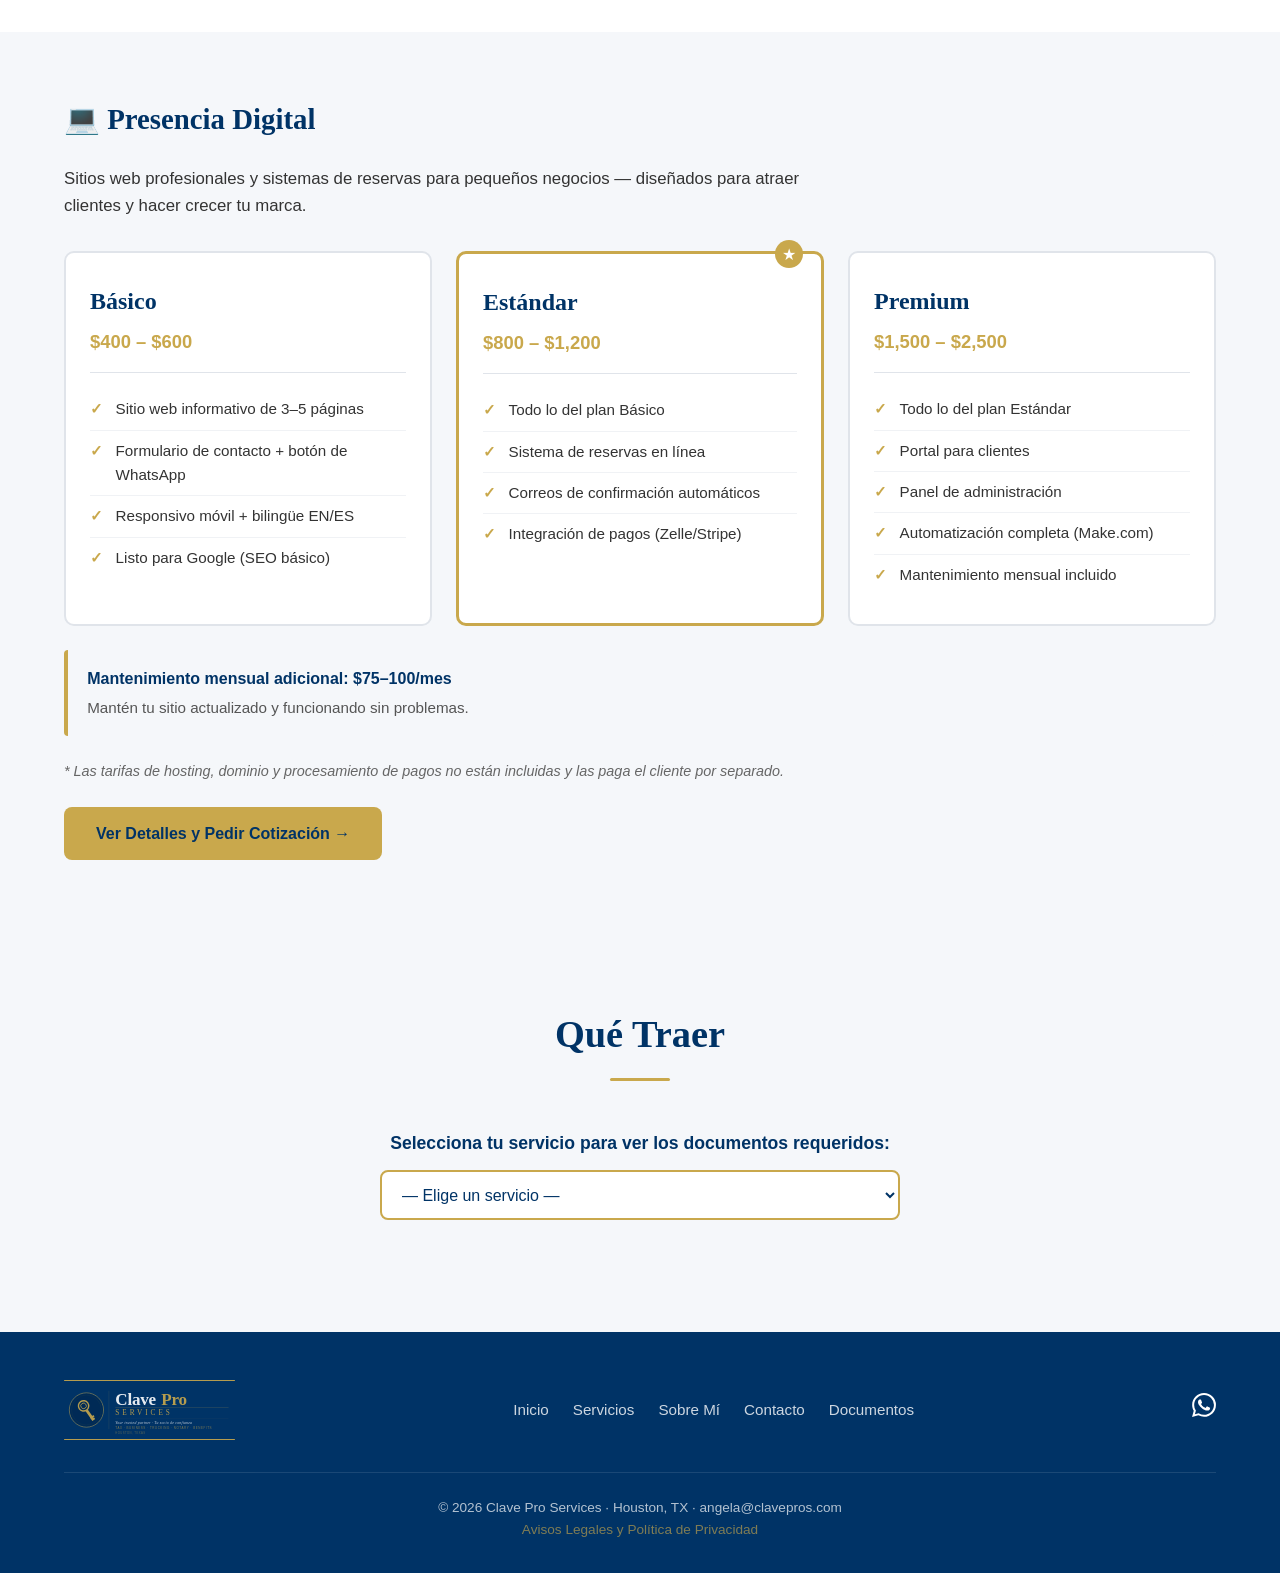
<file: services.html>
<!DOCTYPE html>
<html lang="es">
<head>
  <meta charset="UTF-8">
  <meta http-equiv="Content-Security-Policy" content="default-src 'self'; script-src 'self' 'unsafe-inline' https://cdn.jsdelivr.net https://cdnjs.cloudflare.com; style-src 'self' 'unsafe-inline' https://fonts.googleapis.com; font-src 'self' https://fonts.gstatic.com; img-src 'self' data:; connect-src 'self' https://api.emailjs.com; form-action 'self'; frame-ancestors 'none'; base-uri 'self'">
  <meta name="referrer" content="strict-origin-when-cross-origin">
  <meta name="viewport" content="width=device-width, initial-scale=1.0">
  <title>Services — Clave Pro Services</title>
  <meta name="description" content="Tax preparation, business formation, trucking compliance, notary, and immigration services in Houston, TX.">
  <link rel="preconnect" href="https://fonts.googleapis.com">
  <link rel="preconnect" href="https://fonts.gstatic.com" crossorigin>
  <link href="https://fonts.googleapis.com/css2?family=Inter:wght@400;500;600;700&family=Playfair+Display:wght@600;700&display=swap" rel="stylesheet">
  <link rel="icon" href="images/favicon.svg" type="image/svg+xml">
  <link rel="stylesheet" href="styles.css">
</head>
<body>

  <!-- Navbar -->
  <nav class="navbar">
    <div class="container">
      <a href="index.html" class="nav-logo"><img src="images/logo-clavepro.svg" alt="Clave Pro Services" class="navbar-logo"></a>
      <button class="hamburger" aria-label="Menu">
        <span></span><span></span><span></span>
      </button>
      <div class="nav-links">
        <a href="index.html" data-en="Home" data-es="Inicio">Inicio</a>
        <a href="services.html" data-en="Services" data-es="Servicios">Servicios</a>
        <a href="about.html" data-en="About" data-es="Sobre Mí">Sobre Mí</a>
        <a href="contact.html" data-en="Contact" data-es="Contacto">Contacto</a>
        <a href="documents.html" data-en="Documents" data-es="Documentos">Documentos</a>
        <a href="tax-expense-form.html" data-en="Business Tax Form" data-es="Formulario de Impuestos">Formulario de Impuestos</a>
        <a href="legal.html" data-en="Legal" data-es="Legal">Legal</a>
        <button class="lang-toggle">🇺🇸 EN</button>
      </div>
    </div>
  </nav>

  <!-- Hero -->
  <section class="hero">
    <div class="container">
      <h1 data-en="Our Services" data-es="Nuestros Servicios">Nuestros Servicios</h1>
      <p data-en="Professional, affordable, and bilingual — everything your business needs." data-es="Profesional, accesible y bilingüe — todo lo que tu negocio necesita.">Profesional, accesible y bilingüe — todo lo que tu negocio necesita.</p>
    </div>
  </section>

  <!-- Tax Preparation -->
  <section class="service-section">
    <div class="container">
      <h2 data-en="📋 Tax Preparation" data-es="📋 Preparación de Impuestos">📋 Preparación de Impuestos</h2>
      <table class="pricing-table">
        <thead>
          <tr>
            <th data-en="Service" data-es="Servicio">Servicio</th>
            <th data-en="Starting Price" data-es="Precio Inicial">Precio Inicial</th>
          </tr>
        </thead>
        <tbody>
          <tr>
            <td data-en="Individual return (1040)" data-es="Declaración individual (1040)">Declaración individual (1040)</td>
            <td class="price-cell" data-en="From $175" data-es="Desde $175">Desde $175</td>
          </tr>
          <tr>
            <td data-en="Self-employed / Schedule C" data-es="Autónomo / Schedule C">Autónomo / Schedule C</td>
            <td class="price-cell" data-en="From $300" data-es="Desde $300">Desde $300</td>
          </tr>
          <tr>
            <td data-en="Small business" data-es="Pequeño negocio">Pequeño negocio</td>
            <td class="price-cell" data-en="From $400" data-es="Desde $400">Desde $400</td>
          </tr>
        </tbody>
      </table>
      <p class="service-note" data-en="* Government fees not included." data-es="* Tarifas gubernamentales no incluidas.">* Tarifas gubernamentales no incluidas.</p>
      <a href="service-detail.html?s=tax-preparation" class="btn btn-gold" data-en="View Details &amp; Request Quote →" data-es="Ver Detalles y Pedir Cotización →">Ver Detalles y Pedir Cotización →</a>
    </div>
  </section>

  <!-- Business Formation -->
  <section class="service-section">
    <div class="container">
      <h2 data-en="🏢 Business Formation" data-es="🏢 Formación de Negocios">🏢 Formación de Negocios</h2>
      <table class="pricing-table">
        <thead>
          <tr>
            <th data-en="Service" data-es="Servicio">Servicio</th>
            <th data-en="Starting Price" data-es="Precio Inicial">Precio Inicial</th>
          </tr>
        </thead>
        <tbody>
          <tr>
            <td data-en="LLC formation (includes EIN)" data-es="Formación de LLC (incluye EIN)">Formación de LLC (incluye EIN)</td>
            <td class="price-cell" data-en="From $250" data-es="Desde $250">Desde $250</td>
          </tr>
          <tr>
            <td data-en="EIN only" data-es="Solo EIN">Solo EIN</td>
            <td class="price-cell">$75</td>
          </tr>
          <tr>
            <td data-en="DBA registration" data-es="Registro de DBA">Registro de DBA</td>
            <td class="price-cell">$75</td>
          </tr>
        </tbody>
      </table>
      <p class="service-note" data-en="* TX state filing fee ($300 for LLC) paid separately by client." data-es="* Tarifa estatal de TX ($300 para LLC) pagada por separado por el cliente.">* Tarifa estatal de TX ($300 para LLC) pagada por separado por el cliente.</p>
      <a href="service-detail.html?s=business-formation" class="btn btn-gold" data-en="View Details &amp; Request Quote →" data-es="Ver Detalles y Pedir Cotización →">Ver Detalles y Pedir Cotización →</a>
    </div>
  </section>

  <!-- Trucking Compliance -->
  <section class="service-section">
    <div class="container">
      <h2 data-en="🚛 Trucking Compliance" data-es="🚛 Cumplimiento de Transporte">🚛 Cumplimiento de Transporte</h2>
      <table class="pricing-table">
        <thead>
          <tr>
            <th data-en="Service" data-es="Servicio">Servicio</th>
            <th data-en="Starting Price" data-es="Precio Inicial">Precio Inicial</th>
          </tr>
        </thead>
        <tbody>
          <tr>
            <td data-en="IFTA registration" data-es="Registro de IFTA">Registro de IFTA</td>
            <td class="price-cell">$120</td>
          </tr>
          <tr>
            <td data-en="IFTA quarterly filing" data-es="Presentación trimestral de IFTA">Presentación trimestral de IFTA</td>
            <td class="price-cell" data-en="$85/quarter" data-es="$85/trimestre">$85/trimestre</td>
          </tr>
          <tr>
            <td data-en="NY HUT registration" data-es="Registro de NY HUT">Registro de NY HUT</td>
            <td class="price-cell">$150</td>
          </tr>
          <tr>
            <td data-en="UCR registration" data-es="Registro de UCR">Registro de UCR</td>
            <td class="price-cell">$100</td>
          </tr>
          <tr>
            <td data-en="FMCSA / MC Authority" data-es="Autoridad FMCSA / MC">Autoridad FMCSA / MC</td>
            <td class="price-cell">$250</td>
          </tr>
          <tr>
            <td>BOC-3</td>
            <td class="price-cell">$100</td>
          </tr>
        </tbody>
      </table>
      <p class="service-note" data-en="* All government fees paid separately by client." data-es="* Todas las tarifas gubernamentales pagadas por separado por el cliente.">* Todas las tarifas gubernamentales pagadas por separado por el cliente.</p>
      <a href="service-detail.html?s=trucking" class="btn btn-gold" data-en="View Details &amp; Request Quote →" data-es="Ver Detalles y Pedir Cotización →">Ver Detalles y Pedir Cotización →</a>
    </div>
  </section>

  <!-- Notary & Immigration -->
  <section class="service-section">
    <div class="container">
      <h2 data-en="📝 Notary &amp; Immigration" data-es="📝 Notaría e Inmigración">📝 Notaría e Inmigración</h2>
      <table class="pricing-table">
        <thead>
          <tr>
            <th data-en="Service" data-es="Servicio">Servicio</th>
            <th data-en="Starting Price" data-es="Precio Inicial">Precio Inicial</th>
          </tr>
        </thead>
        <tbody>
          <tr>
            <td data-en="Notarization" data-es="Notarización">Notarización</td>
            <td class="price-cell" data-en="$10/signature" data-es="$10/firma">$10/firma</td>
          </tr>
          <tr>
            <td data-en="Immigration forms (I-765, I-131, etc.)" data-es="Formularios de inmigración (I-765, I-131, etc.)">Formularios de inmigración (I-765, I-131, etc.)</td>
            <td class="price-cell" data-en="From $200" data-es="Desde $200">Desde $200</td>
          </tr>
        </tbody>
      </table>
      <p class="service-note" data-en="* Form preparation assistance only. We are NOT attorneys and do not provide legal advice or legal representation. Texas notaries cannot certify copies of vital records, translate documents, or provide legal advice. For legal advice, consult a licensed attorney." data-es="* Asistencia para completar formularios únicamente. NO somos abogados y no proporcionamos asesoría legal ni representación legal. Los notarios de Texas no pueden certificar copias de actas vitales, traducir documentos ni dar asesoría legal. Para asesoría legal, consulte a un abogado licenciado.">* Asistencia para completar formularios únicamente. NO somos abogados y no proporcionamos asesoría legal ni representación legal. Los notarios de Texas no pueden certificar copias de actas vitales, traducir documentos ni dar asesoría legal. Para asesoría legal, consulte a un abogado licenciado.</p>
      <div class="btn-row">
        <a href="service-detail.html?s=notary" class="btn btn-gold" data-en="Notary Details →" data-es="Detalles de Notaría →">Detalles de Notaría →</a>
        <a href="service-detail.html?s=immigration" class="btn btn-gold" data-en="Immigration Details →" data-es="Detalles de Inmigración →">Detalles de Inmigración →</a>
      </div>
    </div>
  </section>

  <!-- Government Benefits Assistance -->
  <section class="service-section">
    <div class="container">
      <h2 data-en="🏥 Government Benefits Assistance" data-es="🏥 Asistencia con Beneficios Gubernamentales">🏥 Asistencia con Beneficios Gubernamentales</h2>
      <table class="pricing-table">
        <thead>
          <tr>
            <th data-en="Service" data-es="Servicio">Servicio</th>
            <th data-en="Starting Price" data-es="Precio Inicial">Precio Inicial</th>
          </tr>
        </thead>
        <tbody>
          <tr>
            <td data-en="LIS / Medicare Extra Help Application" data-es="Solicitud de LIS / Ayuda Extra de Medicare">Solicitud de LIS / Ayuda Extra de Medicare</td>
            <td class="price-cell" data-en="Contact us for assistance" data-es="Contáctenos para asistencia">Contáctenos para asistencia</td>
          </tr>
          <tr>
            <td data-en="Your Texas Benefits Application (SNAP, Medicaid, CHIP)" data-es="Solicitud de Your Texas Benefits (SNAP, Medicaid, CHIP)">Solicitud de Your Texas Benefits (SNAP, Medicaid, CHIP)</td>
            <td class="price-cell" data-en="Consultation fee may apply" data-es="Puede aplicar tarifa de consulta">Puede aplicar tarifa de consulta</td>
          </tr>
        </tbody>
      </table>
      <p class="service-note" data-en="* We provide application assistance only. Approval is determined by the relevant government agency." data-es="* Proporcionamos asistencia con la solicitud únicamente. La aprobación es determinada por la agencia gubernamental correspondiente.">* Proporcionamos asistencia con la solicitud únicamente. La aprobación es determinada por la agencia gubernamental correspondiente.</p>
      <div class="btn-row">
        <a href="service-detail.html?s=lis-medicare" class="btn btn-gold" data-en="LIS / Medicare Details →" data-es="Detalles LIS / Medicare →">Detalles LIS / Medicare →</a>
        <a href="service-detail.html?s=texas-benefits" class="btn btn-gold" data-en="Texas Benefits Details →" data-es="Detalles Texas Benefits →">Detalles Texas Benefits →</a>
      </div>
    </div>
  </section>

  <!-- Digital Presence / Presencia Digital -->
  <section class="service-section">
    <div class="container">
      <h2 data-en="💻 Digital Presence" data-es="💻 Presencia Digital">💻 Presencia Digital</h2>
      <p class="service-intro" data-en="Professional websites and booking systems for small businesses — built to attract clients and grow your brand." data-es="Sitios web profesionales y sistemas de reservas para pequeños negocios — diseñados para atraer clientes y hacer crecer tu marca.">Sitios web profesionales y sistemas de reservas para pequeños negocios — diseñados para atraer clientes y hacer crecer tu marca.</p>

      <div class="packages-grid">

        <div class="package-card">
          <div class="package-header">
            <h3 data-en="Basic" data-es="Básico">Básico</h3>
            <div class="package-price">$400 – $600</div>
          </div>
          <ul class="package-features">
            <li data-en="3–5 page informational website" data-es="Sitio web informativo de 3–5 páginas">Sitio web informativo de 3–5 páginas</li>
            <li data-en="Contact form + WhatsApp button" data-es="Formulario de contacto + botón de WhatsApp">Formulario de contacto + botón de WhatsApp</li>
            <li data-en="Mobile responsive + bilingual EN/ES" data-es="Responsivo móvil + bilingüe EN/ES">Responsivo móvil + bilingüe EN/ES</li>
            <li data-en="Google-ready (SEO basics)" data-es="Listo para Google (SEO básico)">Listo para Google (SEO básico)</li>
          </ul>
        </div>

        <div class="package-card package-card-featured">
          <div class="package-header">
            <h3 data-en="Standard" data-es="Estándar">Estándar</h3>
            <div class="package-price">$800 – $1,200</div>
          </div>
          <ul class="package-features">
            <li data-en="Everything in Basic" data-es="Todo lo del plan Básico"><strong>Todo lo del plan Básico</strong></li>
            <li data-en="Online booking/reservation system" data-es="Sistema de reservas en línea">Sistema de reservas en línea</li>
            <li data-en="Automated confirmation emails" data-es="Correos de confirmación automáticos">Correos de confirmación automáticos</li>
            <li data-en="Payment link integration (Zelle/Stripe)" data-es="Integración de pagos (Zelle/Stripe)">Integración de pagos (Zelle/Stripe)</li>
          </ul>
        </div>

        <div class="package-card">
          <div class="package-header">
            <h3 data-en="Premium" data-es="Premium">Premium</h3>
            <div class="package-price">$1,500 – $2,500</div>
          </div>
          <ul class="package-features">
            <li data-en="Everything in Standard" data-es="Todo lo del plan Estándar"><strong>Todo lo del plan Estándar</strong></li>
            <li data-en="Client portal" data-es="Portal para clientes">Portal para clientes</li>
            <li data-en="Admin dashboard" data-es="Panel de administración">Panel de administración</li>
            <li data-en="Full automation (Make.com)" data-es="Automatización completa (Make.com)">Automatización completa (Make.com)</li>
            <li data-en="Monthly maintenance included" data-es="Mantenimiento mensual incluido">Mantenimiento mensual incluido</li>
          </ul>
        </div>

      </div>

      <div class="package-addon">
        <strong data-en="Monthly maintenance add-on: $75–100/mo" data-es="Mantenimiento mensual adicional: $75–100/mes">Mantenimiento mensual adicional: $75–100/mes</strong>
        <span data-en="Keep your site updated and running smoothly." data-es="Mantén tu sitio actualizado y funcionando sin problemas."> — Mantén tu sitio actualizado y funcionando sin problemas.</span>
      </div>

      <p class="service-note" data-en="* Hosting, domain, and payment processing fees are not included and are paid separately by the client." data-es="* Las tarifas de hosting, dominio y procesamiento de pagos no están incluidas y las paga el cliente por separado.">* Las tarifas de hosting, dominio y procesamiento de pagos no están incluidas y las paga el cliente por separado.</p>
      <a href="service-detail.html?s=web-development" class="btn btn-gold" data-en="View Details &amp; Request Quote →" data-es="Ver Detalles y Pedir Cotización →">Ver Detalles y Pedir Cotización →</a>
    </div>
  </section>

  <!-- What to Bring -->
  <section class="section section-gray">
    <div class="container">
      <h2 class="section-title" data-en="What to Bring" data-es="Qué Traer">Qué Traer</h2>
      <div class="doc-selector-wrapper">
        <label for="docServiceSelect" class="doc-selector-label" data-en="Select your service to see required documents:" data-es="Selecciona tu servicio para ver los documentos requeridos:">Selecciona tu servicio para ver los documentos requeridos:</label>
        <select id="docServiceSelect" class="doc-selector">
          <option value="" data-en="— Choose a service —" data-es="— Elige un servicio —">— Elige un servicio —</option>
          <option value="tax-individual" data-en="Tax Preparation — Individual" data-es="Preparación de Impuestos — Individual">Preparación de Impuestos — Individual</option>
          <option value="tax-business" data-en="Tax Preparation — Business" data-es="Preparación de Impuestos — Negocio">Preparación de Impuestos — Negocio</option>
          <option value="llc" data-en="LLC Formation" data-es="Formación de LLC">Formación de LLC</option>
          <option value="trucking" data-en="Trucking Compliance (USDOT, TxDMV, IFTA, UCR, NY HUT)" data-es="Cumplimiento de Transporte (USDOT, TxDMV, IFTA, UCR, NY HUT)">Cumplimiento de Transporte (USDOT, TxDMV, IFTA, UCR, NY HUT)</option>
          <option value="notary" data-en="Notary Services" data-es="Servicios Notariales">Servicios Notariales</option>
          <option value="immigration" data-en="Immigration Forms" data-es="Formularios de Inmigración">Formularios de Inmigración</option>
          <option value="lis-medicare" data-en="LIS / Medicare Extra Help" data-es="LIS / Ayuda Extra de Medicare">LIS / Ayuda Extra de Medicare</option>
          <option value="texas-benefits" data-en="Your Texas Benefits (SNAP/Medicaid/CHIP)" data-es="Your Texas Benefits (SNAP/Medicaid/CHIP)">Your Texas Benefits (SNAP/Medicaid/CHIP)</option>
          <option value="web-development" data-en="Web Development / Digital Presence" data-es="Desarrollo Web / Presencia Digital">Desarrollo Web / Presencia Digital</option>
        </select>
      </div>

      <div id="docResults" class="doc-results"></div>

      <div class="doc-note" style="display:none" id="docNote">
        <p data-en="Don't have all documents? Contact us anyway — we'll help you figure it out." data-es="¿No tiene todos los documentos? Contáctenos de todas formas — le ayudaremos.">¿No tiene todos los documentos? Contáctenos de todas formas — le ayudaremos.</p>
        <a href="https://wa.me/12819357568" class="btn btn-whatsapp-lg" target="_blank" rel="noopener noreferrer">
          <svg xmlns="http://www.w3.org/2000/svg" width="22" height="22" viewBox="0 0 24 24" fill="#fff"><path d="M17.472 14.382c-.297-.149-1.758-.867-2.03-.967-.273-.099-.471-.148-.67.15-.197.297-.767.966-.94 1.164-.173.199-.347.223-.644.075-.297-.15-1.255-.463-2.39-1.475-.883-.788-1.48-1.761-1.653-2.059-.173-.297-.018-.458.13-.606.134-.133.298-.347.446-.52.149-.174.198-.298.298-.497.099-.198.05-.371-.025-.52-.075-.149-.669-1.612-.916-2.207-.242-.579-.487-.5-.669-.51-.173-.008-.371-.01-.57-.01-.198 0-.52.074-.792.372-.272.297-1.04 1.016-1.04 2.479 0 1.462 1.065 2.875 1.213 3.074.149.198 2.096 3.2 5.077 4.487.709.306 1.262.489 1.694.625.712.227 1.36.195 1.871.118.571-.085 1.758-.719 2.006-1.413.248-.694.248-1.289.173-1.413-.074-.124-.272-.198-.57-.347m-5.421 7.403h-.004a9.87 9.87 0 01-5.031-1.378l-.361-.214-3.741.982.998-3.648-.235-.374a9.86 9.86 0 01-1.51-5.26c.001-5.45 4.436-9.884 9.888-9.884 2.64 0 5.122 1.03 6.988 2.898a9.825 9.825 0 012.893 6.994c-.003 5.45-4.437 9.884-9.885 9.884m8.413-18.297A11.815 11.815 0 0012.05 0C5.495 0 .16 5.335.157 11.892c0 2.096.547 4.142 1.588 5.945L.057 24l6.305-1.654a11.882 11.882 0 005.683 1.448h.005c6.554 0 11.89-5.335 11.893-11.893a11.821 11.821 0 00-3.48-8.413z"/></svg>
          <span>WhatsApp</span>
        </a>
      </div>
    </div>
  </section>

  <!-- Footer -->
  <footer class="footer">
    <div class="container">
      <div class="footer-inner">
        <div class="footer-logo"><img src="images/logo-clavepro.svg" alt="Clave Pro Services" class="footer-logo-img"></div>
        <div class="footer-links">
          <a href="index.html" data-en="Home" data-es="Inicio">Inicio</a>
          <a href="services.html" data-en="Services" data-es="Servicios">Servicios</a>
          <a href="about.html" data-en="About" data-es="Sobre Mí">Sobre Mí</a>
          <a href="contact.html" data-en="Contact" data-es="Contacto">Contacto</a>
          <a href="documents.html" data-en="Documents" data-es="Documentos">Documentos</a>
        </div>
        <div class="footer-social">
          <a href="https://wa.me/12819357568" target="_blank" rel="noopener noreferrer" aria-label="WhatsApp">
            <svg xmlns="http://www.w3.org/2000/svg" width="24" height="24" viewBox="0 0 24 24" fill="currentColor"><path d="M17.472 14.382c-.297-.149-1.758-.867-2.03-.967-.273-.099-.471-.148-.67.15-.197.297-.767.966-.94 1.164-.173.199-.347.223-.644.075-.297-.15-1.255-.463-2.39-1.475-.883-.788-1.48-1.761-1.653-2.059-.173-.297-.018-.458.13-.606.134-.133.298-.347.446-.52.149-.174.198-.298.298-.497.099-.198.05-.371-.025-.52-.075-.149-.669-1.612-.916-2.207-.242-.579-.487-.5-.669-.51-.173-.008-.371-.01-.57-.01-.198 0-.52.074-.792.372-.272.297-1.04 1.016-1.04 2.479 0 1.462 1.065 2.875 1.213 3.074.149.198 2.096 3.2 5.077 4.487.709.306 1.262.489 1.694.625.712.227 1.36.195 1.871.118.571-.085 1.758-.719 2.006-1.413.248-.694.248-1.289.173-1.413-.074-.124-.272-.198-.57-.347m-5.421 7.403h-.004a9.87 9.87 0 01-5.031-1.378l-.361-.214-3.741.982.998-3.648-.235-.374a9.86 9.86 0 01-1.51-5.26c.001-5.45 4.436-9.884 9.888-9.884 2.64 0 5.122 1.03 6.988 2.898a9.825 9.825 0 012.893 6.994c-.003 5.45-4.437 9.884-9.885 9.884m8.413-18.297A11.815 11.815 0 0012.05 0C5.495 0 .16 5.335.157 11.892c0 2.096.547 4.142 1.588 5.945L.057 24l6.305-1.654a11.882 11.882 0 005.683 1.448h.005c6.554 0 11.89-5.335 11.893-11.893a11.821 11.821 0 00-3.48-8.413z"/></svg>
          </a>
        </div>
      </div>
      <div class="footer-bottom">
        <span data-en="© 2026 Clave Pro Services · Houston, TX · angela@clavepros.com" data-es="© 2026 Clave Pro Services · Houston, TX · angela@clavepros.com">�� 2026 Clave Pro Services · Houston, TX · angela@clavepros.com</span>
        <br><a href="legal.html" class="footer-legal-link" data-en="Legal Disclaimers &amp; Privacy Policy" data-es="Avisos Legales y Política de Privacidad">Avisos Legales y Política de Privacidad</a>
      </div>
    </div>
  </footer>

  <!-- Floating WhatsApp -->
  <a href="https://wa.me/12819357568" class="whatsapp-float" target="_blank" rel="noopener noreferrer" aria-label="WhatsApp">
    <span class="wa-tooltip" data-en="Chat with us!" data-es="¡Escríbenos!">¡Escríbenos!</span>
    <svg xmlns="http://www.w3.org/2000/svg" width="28" height="28" viewBox="0 0 24 24" fill="#fff"><path d="M17.472 14.382c-.297-.149-1.758-.867-2.03-.967-.273-.099-.471-.148-.67.15-.197.297-.767.966-.94 1.164-.173.199-.347.223-.644.075-.297-.15-1.255-.463-2.39-1.475-.883-.788-1.48-1.761-1.653-2.059-.173-.297-.018-.458.13-.606.134-.133.298-.347.446-.52.149-.174.198-.298.298-.497.099-.198.05-.371-.025-.52-.075-.149-.669-1.612-.916-2.207-.242-.579-.487-.5-.669-.51-.173-.008-.371-.01-.57-.01-.198 0-.52.074-.792.372-.272.297-1.04 1.016-1.04 2.479 0 1.462 1.065 2.875 1.213 3.074.149.198 2.096 3.2 5.077 4.487.709.306 1.262.489 1.694.625.712.227 1.36.195 1.871.118.571-.085 1.758-.719 2.006-1.413.248-.694.248-1.289.173-1.413-.074-.124-.272-.198-.57-.347m-5.421 7.403h-.004a9.87 9.87 0 01-5.031-1.378l-.361-.214-3.741.982.998-3.648-.235-.374a9.86 9.86 0 01-1.51-5.26c.001-5.45 4.436-9.884 9.888-9.884 2.64 0 5.122 1.03 6.988 2.898a9.825 9.825 0 012.893 6.994c-.003 5.45-4.437 9.884-9.885 9.884m8.413-18.297A11.815 11.815 0 0012.05 0C5.495 0 .16 5.335.157 11.892c0 2.096.547 4.142 1.588 5.945L.057 24l6.305-1.654a11.882 11.882 0 005.683 1.448h.005c6.554 0 11.89-5.335 11.893-11.893a11.821 11.821 0 00-3.48-8.413z"/></svg>
  </a>

  <script src="main.js"></script>
</body>
</html>
</file>
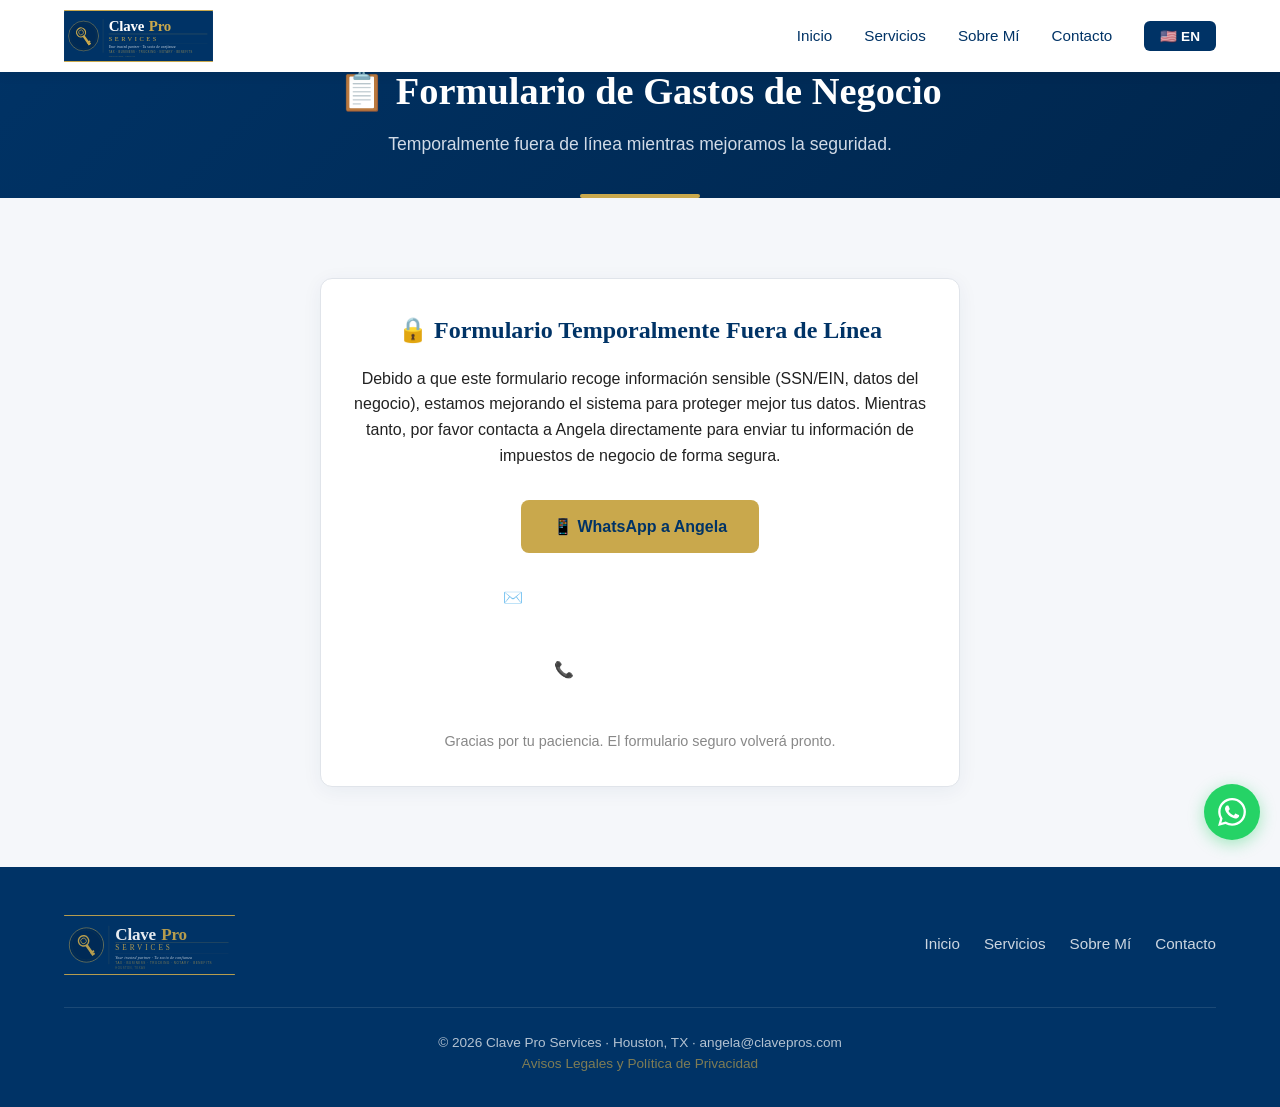
<file: tax-expense-form.html>
<!DOCTYPE html>
<html lang="es">
<head>
  <meta charset="UTF-8">
  <meta http-equiv="Content-Security-Policy" content="default-src 'self'; script-src 'self' 'unsafe-inline' https://cdn.jsdelivr.net https://cdnjs.cloudflare.com; style-src 'self' 'unsafe-inline' https://fonts.googleapis.com; font-src 'self' https://fonts.gstatic.com; img-src 'self' data:; connect-src 'self' https://api.emailjs.com; form-action 'self'; frame-ancestors 'none'; base-uri 'self'">
  <meta name="referrer" content="strict-origin-when-cross-origin">
  <meta name="viewport" content="width=device-width, initial-scale=1.0">
  <title>Business Tax Expense Form — Clave Pro Services</title>
  <meta name="description" content="Business Tax Expense Form — temporarily offline for security upgrades.">
  <link rel="preconnect" href="https://fonts.googleapis.com">
  <link rel="preconnect" href="https://fonts.gstatic.com" crossorigin>
  <link href="https://fonts.googleapis.com/css2?family=Inter:wght@400;500;600;700&family=Playfair+Display:wght@600;700&display=swap" rel="stylesheet">
  <link rel="icon" href="images/favicon.svg" type="image/svg+xml">
  <link rel="stylesheet" href="styles.css">
</head>
<body>

  <!-- Navbar -->
  <nav class="navbar">
    <div class="container">
      <a href="index.html" class="nav-logo"><img src="images/logo-clavepro.svg" alt="Clave Pro Services" class="navbar-logo"></a>
      <button class="hamburger" aria-label="Menu">
        <span></span><span></span><span></span>
      </button>
      <div class="nav-links">
        <a href="index.html" data-en="Home" data-es="Inicio">Inicio</a>
        <a href="services.html" data-en="Services" data-es="Servicios">Servicios</a>
        <a href="about.html" data-en="About" data-es="Sobre Mí">Sobre Mí</a>
        <a href="contact.html" data-en="Contact" data-es="Contacto">Contacto</a>
        <button class="lang-toggle">🇺🇸 EN</button>
      </div>
    </div>
  </nav>

  <!-- Hero -->
  <section class="hero hero-service">
    <div class="container">
      <h1 data-en="📋 Business Tax Expense Form" data-es="📋 Formulario de Gastos de Negocio">📋 Formulario de Gastos de Negocio</h1>
      <p data-en="Temporarily offline while we upgrade security." data-es="Temporalmente fuera de línea mientras mejoramos la seguridad.">Temporalmente fuera de línea mientras mejoramos la seguridad.</p>
    </div>
  </section>

  <!-- Maintenance notice -->
  <section class="section section-gray">
    <div class="container">
      <div class="sd-card" style="text-align:center;max-width:640px;margin:0 auto;">
        <h2 data-en="🔒 Form Temporarily Offline" data-es="🔒 Formulario Temporalmente Fuera de Línea">🔒 Formulario Temporalmente Fuera de Línea</h2>
        <p style="margin-top:1rem" data-en="Because this form collects sensitive information (SSN/EIN, business details), we are upgrading the system to better protect your data. In the meantime, please contact Angela directly to submit your business tax information securely." data-es="Debido a que este formulario recoge información sensible (SSN/EIN, datos del negocio), estamos mejorando el sistema para proteger mejor tus datos. Mientras tanto, por favor contacta a Angela directamente para enviar tu información de impuestos de negocio de forma segura.">
          Debido a que este formulario recoge información sensible (SSN/EIN, datos del negocio), estamos mejorando el sistema para proteger mejor tus datos. Mientras tanto, por favor contacta a Angela directamente para enviar tu información de impuestos de negocio de forma segura.
        </p>

        <div style="margin-top:2rem;display:flex;flex-direction:column;gap:1rem;align-items:center;">
          <a href="https://wa.me/12819357568" class="btn btn-gold" target="_blank" rel="noopener noreferrer">
            <span data-en="📱 WhatsApp Angela" data-es="📱 WhatsApp a Angela">📱 WhatsApp a Angela</span>
          </a>
          <a href="mailto:angela@clavepros.com" class="btn btn-outline">
            <span data-en="✉️ Email angela@clavepros.com" data-es="✉️ Correo a angela@clavepros.com">✉️ Correo a angela@clavepros.com</span>
          </a>
          <a href="contact.html" class="btn btn-outline">
            <span data-en="📞 Contact page" data-es="📞 Página de contacto">📞 Página de contacto</span>
          </a>
        </div>

        <p style="margin-top:2rem;font-size:0.9rem;color:#888;" data-en="Thank you for your patience. The secure form will be back online soon." data-es="Gracias por tu paciencia. El formulario seguro volverá pronto.">
          Gracias por tu paciencia. El formulario seguro volverá pronto.
        </p>
      </div>
    </div>
  </section>

  <!-- Footer -->
  <footer class="footer">
    <div class="container">
      <div class="footer-inner">
        <div class="footer-logo"><img src="images/logo-clavepro.svg" alt="Clave Pro Services" class="footer-logo-img"></div>
        <div class="footer-links">
          <a href="index.html" data-en="Home" data-es="Inicio">Inicio</a>
          <a href="services.html" data-en="Services" data-es="Servicios">Servicios</a>
          <a href="about.html" data-en="About" data-es="Sobre Mí">Sobre Mí</a>
          <a href="contact.html" data-en="Contact" data-es="Contacto">Contacto</a>
        </div>
      </div>
      <div class="footer-bottom">
        <span>© 2026 Clave Pro Services · Houston, TX · angela@clavepros.com</span>
        <br><a href="legal.html" class="footer-legal-link" data-en="Legal Disclaimers &amp; Privacy Policy" data-es="Avisos Legales y Política de Privacidad">Avisos Legales y Política de Privacidad</a>
      </div>
    </div>
  </footer>

  <!-- Floating WhatsApp -->
  <a href="https://wa.me/12819357568" class="whatsapp-float" target="_blank" rel="noopener noreferrer" aria-label="WhatsApp">
    <svg xmlns="http://www.w3.org/2000/svg" width="28" height="28" viewBox="0 0 24 24" fill="#fff"><path d="M17.472 14.382c-.297-.149-1.758-.867-2.03-.967-.273-.099-.471-.148-.67.15-.197.297-.767.966-.94 1.164-.173.199-.347.223-.644.075-.297-.15-1.255-.463-2.39-1.475-.883-.788-1.48-1.761-1.653-2.059-.173-.297-.018-.458.13-.606.134-.133.298-.347.446-.52.149-.174.198-.298.298-.497.099-.198.05-.371-.025-.52-.075-.149-.669-1.612-.916-2.207-.242-.579-.487-.5-.669-.51-.173-.008-.371-.01-.57-.01-.198 0-.52.074-.792.372-.272.297-1.04 1.016-1.04 2.479 0 1.462 1.065 2.875 1.213 3.074.149.198 2.096 3.2 5.077 4.487.709.306 1.262.489 1.694.625.712.227 1.36.195 1.871.118.571-.085 1.758-.719 2.006-1.413.248-.694.248-1.289.173-1.413-.074-.124-.272-.198-.57-.347m-5.421 7.403h-.004a9.87 9.87 0 01-5.031-1.378l-.361-.214-3.741.982.998-3.648-.235-.374a9.86 9.86 0 01-1.51-5.26c.001-5.45 4.436-9.884 9.888-9.884 2.64 0 5.122 1.03 6.988 2.898a9.825 9.825 0 012.893 6.994c-.003 5.45-4.437 9.884-9.885 9.884m8.413-18.297A11.815 11.815 0 0012.05 0C5.495 0 .16 5.335.157 11.892c0 2.096.547 4.142 1.588 5.945L.057 24l6.305-1.654a11.882 11.882 0 005.683 1.448h.005c6.554 0 11.89-5.335 11.893-11.893a11.821 11.821 0 00-3.48-8.413z"/></svg>
  </a>

  <script src="main.js"></script>
</body>
</html>
</file>
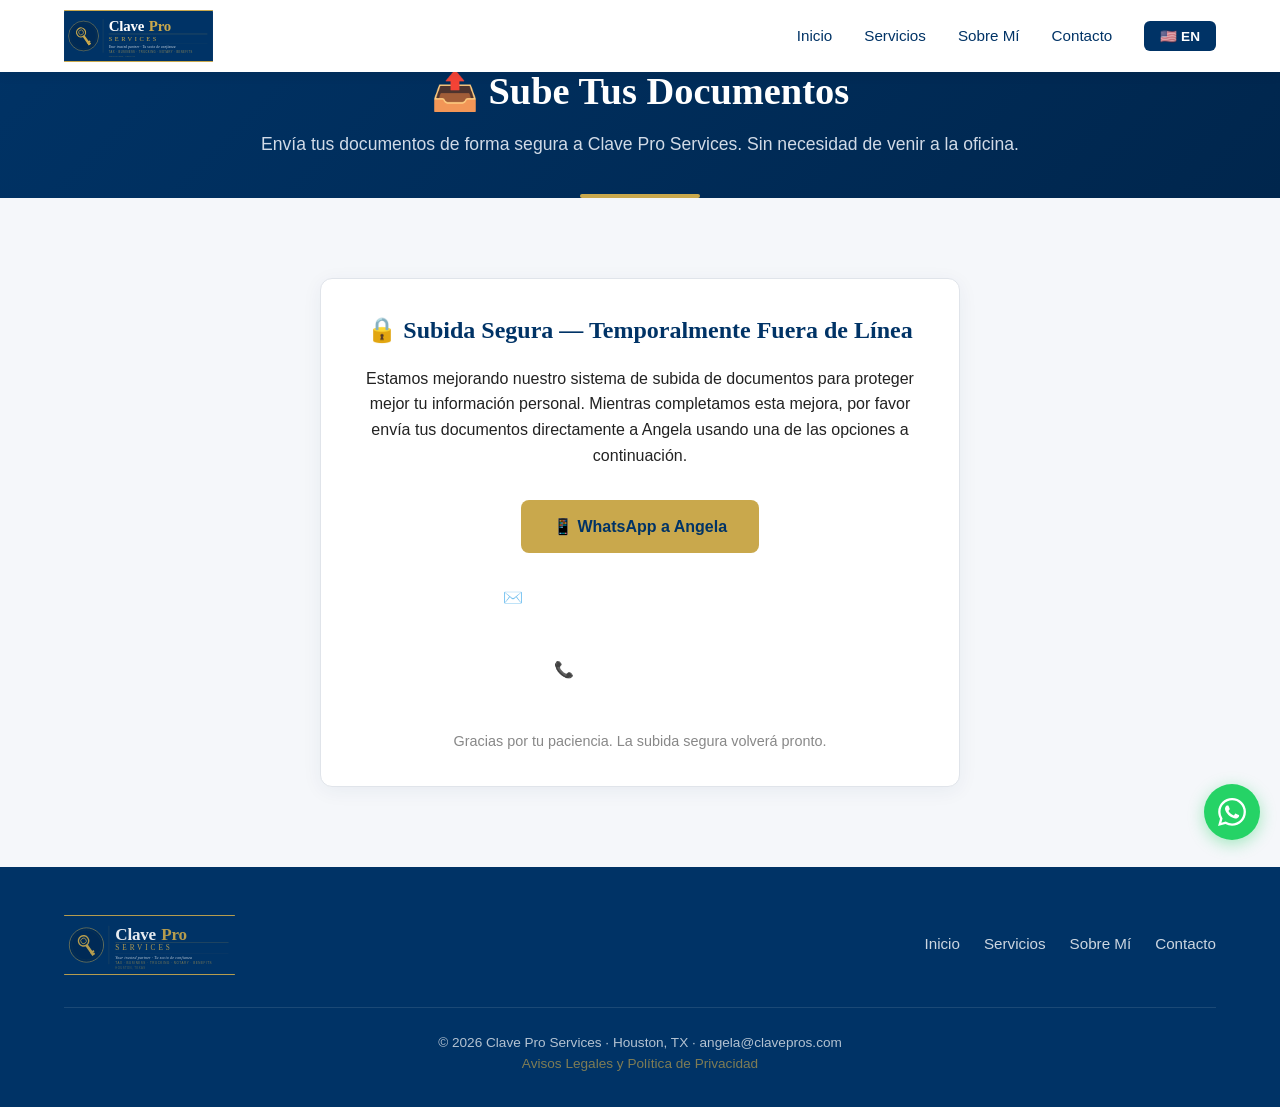
<file: upload.html>
<!DOCTYPE html>
<html lang="es">
<head>
  <meta charset="UTF-8">
  <meta http-equiv="Content-Security-Policy" content="default-src 'self'; script-src 'self' 'unsafe-inline' https://cdn.jsdelivr.net https://cdnjs.cloudflare.com; style-src 'self' 'unsafe-inline' https://fonts.googleapis.com; font-src 'self' https://fonts.gstatic.com; img-src 'self' data:; connect-src 'self' https://api.emailjs.com; form-action 'self'; frame-ancestors 'none'; base-uri 'self'">
  <meta name="referrer" content="strict-origin-when-cross-origin">
  <meta name="viewport" content="width=device-width, initial-scale=1.0">
  <title>Upload Documents — Clave Pro Services</title>
  <meta name="description" content="Securely upload your documents to Clave Pro Services.">
  <link rel="preconnect" href="https://fonts.googleapis.com">
  <link rel="preconnect" href="https://fonts.gstatic.com" crossorigin>
  <link href="https://fonts.googleapis.com/css2?family=Inter:wght@400;500;600;700&family=Playfair+Display:wght@600;700&display=swap" rel="stylesheet">
  <link rel="icon" href="images/favicon.svg" type="image/svg+xml">
  <link rel="stylesheet" href="styles.css">
</head>
<body>

  <!-- Navbar -->
  <nav class="navbar">
    <div class="container">
      <a href="index.html" class="nav-logo"><img src="images/logo-clavepro.svg" alt="Clave Pro Services" class="navbar-logo"></a>
      <button class="hamburger" aria-label="Menu">
        <span></span><span></span><span></span>
      </button>
      <div class="nav-links">
        <a href="index.html" data-en="Home" data-es="Inicio">Inicio</a>
        <a href="services.html" data-en="Services" data-es="Servicios">Servicios</a>
        <a href="about.html" data-en="About" data-es="Sobre Mí">Sobre Mí</a>
        <a href="contact.html" data-en="Contact" data-es="Contacto">Contacto</a>
        <button class="lang-toggle">🇺🇸 EN</button>
      </div>
    </div>
  </nav>

  <!-- Hero -->
  <section class="hero hero-service">
    <div class="container">
      <h1 data-en="📤 Upload Your Documents" data-es="📤 Sube Tus Documentos">📤 Sube Tus Documentos</h1>
      <p data-en="Securely send your documents to Clave Pro Services. No need to visit our office." data-es="Envía tus documentos de forma segura a Clave Pro Services. Sin necesidad de venir a la oficina.">Envía tus documentos de forma segura a Clave Pro Services. Sin necesidad de venir a la oficina.</p>
    </div>
  </section>

  <!-- Temporarily offline for security upgrades -->
  <section class="section section-gray">
    <div class="container">
      <div class="sd-card" style="text-align:center;max-width:640px;margin:0 auto;">
        <h2 data-en="🔒 Secure Upload — Temporarily Offline" data-es="🔒 Subida Segura — Temporalmente Fuera de Línea">🔒 Subida Segura — Temporalmente Fuera de Línea</h2>
        <p style="margin-top:1rem" data-en="We are upgrading our document upload system to better protect your personal information. While we complete this upgrade, please send your documents directly to Angela using one of the options below." data-es="Estamos mejorando nuestro sistema de subida de documentos para proteger mejor tu información personal. Mientras completamos esta mejora, por favor envía tus documentos directamente a Angela usando una de las opciones a continuación.">
          Estamos mejorando nuestro sistema de subida de documentos para proteger mejor tu información personal. Mientras completamos esta mejora, por favor envía tus documentos directamente a Angela usando una de las opciones a continuación.
        </p>

        <div style="margin-top:2rem;display:flex;flex-direction:column;gap:1rem;align-items:center;">
          <a href="https://wa.me/12819357568" class="btn btn-gold" target="_blank" rel="noopener noreferrer">
            <span data-en="📱 WhatsApp Angela" data-es="📱 WhatsApp a Angela">📱 WhatsApp a Angela</span>
          </a>
          <a href="mailto:angela@clavepros.com" class="btn btn-outline">
            <span data-en="✉️ Email angela@clavepros.com" data-es="✉️ Correo a angela@clavepros.com">✉️ Correo a angela@clavepros.com</span>
          </a>
          <a href="contact.html" class="btn btn-outline">
            <span data-en="📞 Contact page" data-es="📞 Página de contacto">📞 Página de contacto</span>
          </a>
        </div>

        <p style="margin-top:2rem;font-size:0.9rem;color:#888;" data-en="Thank you for your patience. The secure upload will be back online soon." data-es="Gracias por tu paciencia. La subida segura volverá pronto.">
          Gracias por tu paciencia. La subida segura volverá pronto.
        </p>
      </div>
    </div>
  </section>

  <!-- Footer -->
  <footer class="footer">
    <div class="container">
      <div class="footer-inner">
        <div class="footer-logo"><img src="images/logo-clavepro.svg" alt="Clave Pro Services" class="footer-logo-img"></div>
        <div class="footer-links">
          <a href="index.html" data-en="Home" data-es="Inicio">Inicio</a>
          <a href="services.html" data-en="Services" data-es="Servicios">Servicios</a>
          <a href="about.html" data-en="About" data-es="Sobre Mí">Sobre Mí</a>
          <a href="contact.html" data-en="Contact" data-es="Contacto">Contacto</a>
        </div>
      </div>
      <div class="footer-bottom">
        <span>© 2026 Clave Pro Services · Houston, TX · angela@clavepros.com</span>
        <br><a href="legal.html" class="footer-legal-link" data-en="Legal Disclaimers &amp; Privacy Policy" data-es="Avisos Legales y Política de Privacidad">Avisos Legales y Política de Privacidad</a>
      </div>
    </div>
  </footer>

  <!-- Floating WhatsApp -->
  <a href="https://wa.me/12819357568" class="whatsapp-float" target="_blank" rel="noopener noreferrer" aria-label="WhatsApp">
    <svg xmlns="http://www.w3.org/2000/svg" width="28" height="28" viewBox="0 0 24 24" fill="#fff"><path d="M17.472 14.382c-.297-.149-1.758-.867-2.03-.967-.273-.099-.471-.148-.67.15-.197.297-.767.966-.94 1.164-.173.199-.347.223-.644.075-.297-.15-1.255-.463-2.39-1.475-.883-.788-1.48-1.761-1.653-2.059-.173-.297-.018-.458.13-.606.134-.133.298-.347.446-.52.149-.174.198-.298.298-.497.099-.198.05-.371-.025-.52-.075-.149-.669-1.612-.916-2.207-.242-.579-.487-.5-.669-.51-.173-.008-.371-.01-.57-.01-.198 0-.52.074-.792.372-.272.297-1.04 1.016-1.04 2.479 0 1.462 1.065 2.875 1.213 3.074.149.198 2.096 3.2 5.077 4.487.709.306 1.262.489 1.694.625.712.227 1.36.195 1.871.118.571-.085 1.758-.719 2.006-1.413.248-.694.248-1.289.173-1.413-.074-.124-.272-.198-.57-.347m-5.421 7.403h-.004a9.87 9.87 0 01-5.031-1.378l-.361-.214-3.741.982.998-3.648-.235-.374a9.86 9.86 0 01-1.51-5.26c.001-5.45 4.436-9.884 9.888-9.884 2.64 0 5.122 1.03 6.988 2.898a9.825 9.825 0 012.893 6.994c-.003 5.45-4.437 9.884-9.885 9.884m8.413-18.297A11.815 11.815 0 0012.05 0C5.495 0 .16 5.335.157 11.892c0 2.096.547 4.142 1.588 5.945L.057 24l6.305-1.654a11.882 11.882 0 005.683 1.448h.005c6.554 0 11.89-5.335 11.893-11.893a11.821 11.821 0 00-3.48-8.413z"/></svg>
  </a>

  <script src="main.js"></script>
</body>
</html>
</file>
<file: styles.css>
/* ============================================================
   Clave Pro Services — Shared Stylesheet
   Colors: Navy #003366 · Gold #C9A84C · White #FFF · Light #F5F7FA
   ============================================================ */

/* ---------- Reset & Base ---------- */
*, *::before, *::after { box-sizing: border-box; margin: 0; padding: 0; }

html { scroll-behavior: smooth; }

body {
  font-family: 'Inter', sans-serif;
  color: #222;
  background: #fff;
  line-height: 1.6;
  -webkit-font-smoothing: antialiased;
}

h1, h2, h3, h4 { font-family: 'Playfair Display', serif; color: #003366; }
a { text-decoration: none; color: inherit; }
img { max-width: 100%; display: block; }
ul { list-style: none; }

.container { width: 90%; max-width: 1200px; margin: 0 auto; }

/* ---------- Navbar ---------- */
.navbar {
  position: fixed; top: 0; left: 0; width: 100%;
  background: #fff;
  box-shadow: 0 2px 12px rgba(0,0,0,.08);
  z-index: 1000;
  height: 72px;
  display: flex; align-items: center;
}
.navbar .container {
  display: flex; align-items: center; justify-content: space-between;
}
.nav-logo {
  display: flex; align-items: center;
}
.navbar-logo {
  height: 52px; width: auto; object-fit: contain;
}
@media (max-width: 768px) {
  .navbar-logo { height: 38px; }
}

.nav-links {
  display: flex; align-items: center; gap: 2rem;
}
.nav-links a {
  font-size: .95rem; font-weight: 500; color: #003366;
  transition: color .2s;
}
.nav-links a:hover, .nav-links a.active { color: #C9A84C; }

.lang-toggle {
  background: #003366; color: #fff;
  border: none; padding: .45rem 1rem; border-radius: 6px;
  font-size: .85rem; font-weight: 600; cursor: pointer;
  transition: background .2s;
  white-space: nowrap;
}
.lang-toggle:hover { background: #004a99; }

/* Hamburger */
.hamburger {
  display: none; flex-direction: column; gap: 5px;
  background: none; border: none; cursor: pointer; padding: 4px;
}
.hamburger span {
  display: block; width: 26px; height: 3px;
  background: #003366; border-radius: 2px;
  transition: .3s;
}

/* Mobile nav */
@media (max-width: 768px) {
  .hamburger { display: flex; }
  .nav-links {
    position: fixed; top: 72px; right: -100%; width: 70%; height: calc(100vh - 72px);
    background: #fff; flex-direction: column; align-items: flex-start;
    padding: 2rem; gap: 1.5rem;
    box-shadow: -4px 0 20px rgba(0,0,0,.1);
    transition: right .35s ease;
  }
  .nav-links.open { right: 0; }
}

/* ---------- Hero ---------- */
.hero {
  background: #003366;
  color: #fff;
  padding: 8rem 0 5rem;
  text-align: center;
  position: relative;
  overflow: hidden;
}
.hero::after {
  content: '';
  position: absolute; bottom: 0; left: 50%; transform: translateX(-50%);
  width: 120px; height: 4px; background: #C9A84C; border-radius: 2px;
}
.hero h1 {
  color: #fff;
  font-size: clamp(2rem, 5vw, 3.2rem);
  margin-bottom: 1rem;
}
.hero p {
  font-size: clamp(1rem, 2.5vw, 1.2rem);
  opacity: .9;
  max-width: 700px; margin: 0 auto 2rem;
}

.hero-buttons {
  display: flex; gap: 1rem; justify-content: center; flex-wrap: wrap;
}

/* ---------- Buttons ---------- */
.btn {
  display: inline-block; padding: .85rem 2rem;
  border-radius: 8px; font-weight: 600; font-size: 1rem;
  transition: transform .2s, box-shadow .2s;
  cursor: pointer; border: none;
  min-height: 44px;
}
.btn:hover { transform: translateY(-2px); box-shadow: 0 4px 16px rgba(0,0,0,.15); }

.btn-gold { background: #C9A84C; color: #003366; }
.btn-outline { background: transparent; color: #fff; border: 2px solid #fff; }
.btn-outline:hover { background: rgba(255,255,255,.1); }
.btn-navy { background: #003366; color: #fff; }
.btn-whatsapp-lg {
  background: #25D366; color: #fff;
  display: inline-flex; align-items: center; gap: .6rem;
  font-size: 1.05rem;
}

/* ---------- Sections ---------- */
.section { padding: 5rem 0; }
.section-gray { background: #F5F7FA; }
.section-title {
  text-align: center; margin-bottom: 3rem;
  font-size: clamp(1.6rem, 4vw, 2.4rem);
}
.section-title::after {
  content: ''; display: block;
  width: 60px; height: 3px; background: #C9A84C;
  margin: .8rem auto 0; border-radius: 2px;
}

/* ---------- Cards Grid ---------- */
.cards-grid {
  display: grid;
  grid-template-columns: repeat(auto-fill, minmax(300px, 1fr));
  gap: 1.5rem;
}
.card {
  background: #fff; border-radius: 12px;
  padding: 2rem; text-align: center;
  box-shadow: 0 2px 16px rgba(0,0,0,.06);
  transition: transform .25s, box-shadow .25s;
}
.card:hover { transform: translateY(-4px); box-shadow: 0 8px 30px rgba(0,0,0,.1); }

.card-icon {
  font-size: 2.4rem; margin-bottom: 1rem;
}
.card h3 { margin-bottom: .5rem; font-size: 1.2rem; }
.card .price { color: #C9A84C; font-weight: 700; font-size: 1.1rem; margin-top: .5rem; }

/* ---------- Three Columns ---------- */
.three-col {
  display: grid;
  grid-template-columns: repeat(auto-fit, minmax(260px, 1fr));
  gap: 2rem;
  text-align: center;
}
.three-col .col-icon { font-size: 2.4rem; margin-bottom: .8rem; }
.three-col h3 { margin-bottom: .5rem; }

/* ---------- Testimonials ---------- */
.testimonials { display: grid; grid-template-columns: repeat(auto-fit, minmax(300px, 1fr)); gap: 2rem; }
.testimonial-card {
  background: #fff; padding: 2rem; border-radius: 12px;
  box-shadow: 0 2px 16px rgba(0,0,0,.06);
  border-left: 4px solid #C9A84C;
}
.testimonial-card p { font-style: italic; margin-bottom: 1rem; color: #444; }
.testimonial-card .author { font-weight: 700; color: #003366; }

/* ---------- Services Detail Page ---------- */
.service-section { padding: 4rem 0; }
.service-section:nth-child(even) { background: #F5F7FA; }
.service-section h2 { margin-bottom: 1.5rem; font-size: 1.8rem; }

.pricing-table {
  width: 100%; border-collapse: collapse; margin-bottom: 1.5rem;
}
.pricing-table th, .pricing-table td {
  padding: 1rem 1.2rem; text-align: left;
  border-bottom: 1px solid #e0e4ea;
}
.pricing-table th {
  background: #003366; color: #fff;
  font-family: 'Inter', sans-serif; font-weight: 600;
}
.pricing-table tr:hover td { background: #F5F7FA; }
.pricing-table .price-cell { color: #C9A84C; font-weight: 700; }
.service-note {
  font-size: .9rem; color: #666; margin-bottom: 1.5rem; font-style: italic;
}
.service-intro {
  font-size: 1.05rem; color: #333; margin-bottom: 2rem; max-width: 780px;
}

/* ---------- Package Cards (Digital Presence) ---------- */
.packages-grid {
  display: grid;
  grid-template-columns: repeat(3, 1fr);
  gap: 1.5rem;
  margin-bottom: 1.5rem;
}
@media (max-width: 900px) {
  .packages-grid { grid-template-columns: 1fr; }
}
.package-card {
  background: #fff;
  border: 2px solid #e0e4ea;
  border-radius: 10px;
  padding: 1.8rem 1.5rem;
  display: flex;
  flex-direction: column;
  transition: transform .2s, box-shadow .2s;
}
.package-card:hover {
  transform: translateY(-4px);
  box-shadow: 0 8px 24px rgba(0, 51, 102, 0.12);
}
.package-card-featured {
  border-color: #C9A84C;
  border-width: 3px;
  position: relative;
}
.package-card-featured::before {
  content: "★";
  position: absolute;
  top: -14px; right: 18px;
  background: #C9A84C; color: #fff;
  width: 28px; height: 28px; border-radius: 50%;
  display: flex; align-items: center; justify-content: center;
  font-size: 1rem;
}
.package-header {
  border-bottom: 1px solid #e0e4ea;
  padding-bottom: 1rem;
  margin-bottom: 1rem;
}
.package-header h3 {
  color: #003366;
  font-family: 'Playfair Display', serif;
  font-size: 1.5rem;
  margin: 0 0 .4rem 0;
}
.package-price {
  color: #C9A84C;
  font-weight: 700;
  font-size: 1.15rem;
}
.package-features {
  list-style: none;
  padding: 0;
  margin: 0;
  flex-grow: 1;
}
.package-features li {
  padding: .5rem 0 .5rem 1.6rem;
  position: relative;
  color: #333;
  font-size: .95rem;
  border-bottom: 1px solid #f0f2f5;
}
.package-features li:last-child { border-bottom: none; }
.package-features li::before {
  content: "✓";
  position: absolute;
  left: 0;
  color: #C9A84C;
  font-weight: 700;
}
.package-addon {
  background: #F5F7FA;
  border-left: 4px solid #C9A84C;
  padding: 1rem 1.2rem;
  margin-bottom: 1.5rem;
  border-radius: 4px;
}
.package-addon strong { color: #003366; display: block; margin-bottom: .2rem; }
.package-addon span { color: #555; font-size: .95rem; }

.btn-row {
  display: flex;
  gap: .8rem;
  flex-wrap: wrap;
}
.section-subtitle {
  text-align: center;
  color: #666;
  font-size: 1rem;
  margin-top: -1rem;
  margin-bottom: 2rem;
}

/* ---------- Service Card Link (homepage + services) ---------- */
.card-link {
  display: block;
  text-decoration: none;
  color: inherit;
}
.card-link .card {
  cursor: pointer;
  position: relative;
  transition: transform .25s, box-shadow .25s, border-color .25s;
  border: 2px solid transparent;
}
.card-link:hover .card {
  transform: translateY(-6px);
  box-shadow: 0 16px 40px rgba(0, 51, 102, 0.18);
  border-color: #C9A84C;
}
.card-link .card::after {
  content: "→";
  position: absolute;
  right: 18px; bottom: 16px;
  color: #C9A84C;
  font-size: 1.3rem;
  font-weight: 700;
  opacity: 0;
  transition: opacity .25s, transform .25s;
}
.card-link:hover .card::after {
  opacity: 1;
  transform: translateX(4px);
}

/* ---------- Service Detail Page ---------- */
.hero-service {
  background: linear-gradient(135deg, #003366 0%, #00264d 100%);
  padding: 3rem 0 2.5rem;
  position: relative;
  text-align: center;
}
.hero-service h1 {
  color: #fff;
  font-size: 2.4rem;
  margin: .8rem 0 .5rem;
}
.hero-service p {
  color: #e8eef7;
  font-size: 1.1rem;
  max-width: 780px;
  margin: 0 auto;
}
.back-link {
  color: #C9A84C;
  text-decoration: none;
  font-size: .95rem;
  font-weight: 500;
  display: block;
  text-align: left;
  margin-bottom: .5rem;
}
.back-link:hover { color: #fff; }
.sd-price-badge {
  display: inline-block;
  margin-top: 1rem;
  background: #C9A84C;
  color: #003366;
  padding: .5rem 1.1rem;
  border-radius: 999px;
  font-weight: 700;
  font-size: 1rem;
}

.sd-sub-tabs {
  display: flex;
  gap: .6rem;
  flex-wrap: wrap;
  margin-bottom: 0;
}
.sd-tab {
  background: #fff;
  border: 2px solid #e0e4ea;
  color: #003366;
  padding: .7rem 1.4rem;
  border-radius: 999px;
  font-family: 'Inter', sans-serif;
  font-weight: 600;
  font-size: .95rem;
  cursor: pointer;
  transition: all .2s;
}
.sd-tab:hover { border-color: #C9A84C; }
.sd-tab.active {
  background: #003366;
  color: #fff;
  border-color: #003366;
}

.sd-card {
  background: #fff;
  border-radius: 12px;
  padding: 2rem 1.8rem;
  box-shadow: 0 4px 20px rgba(0, 51, 102, 0.06);
  border: 1px solid #e0e4ea;
}
.sd-card h2 {
  color: #003366;
  margin-top: 0;
  font-family: 'Playfair Display', serif;
}
.sd-card-highlight {
  border-left: 5px solid #C9A84C;
  background: linear-gradient(135deg, #fffaf0 0%, #fff 60%);
}
.sd-intro {
  color: #555;
  margin-bottom: 1.5rem;
  line-height: 1.6;
}

.sd-checklist {
  display: flex;
  flex-direction: column;
  gap: .7rem;
  margin-bottom: 1rem;
}
.sd-checkbox {
  display: flex;
  align-items: flex-start;
  gap: .8rem;
  background: #f8f9fc;
  padding: .9rem 1.1rem;
  border-radius: 8px;
  border: 1px solid #e0e4ea;
  cursor: pointer;
  transition: all .2s;
}
.sd-checkbox:hover {
  background: #f0f4fa;
  border-color: #C9A84C;
}
.sd-checkbox input[type="checkbox"] {
  width: 20px; height: 20px;
  margin-top: 2px;
  accent-color: #C9A84C;
  cursor: pointer;
}
.sd-checkbox span {
  color: #333;
  line-height: 1.4;
  flex: 1;
}
.sd-checkbox input:checked + span {
  color: #888;
  text-decoration: line-through;
  text-decoration-color: #C9A84C;
}
.sd-wehelp-badge {
  display: inline-block;
  background: #fff7e6;
  color: #C9A84C;
  font-style: normal;
  font-weight: 600;
  font-size: .8rem;
  padding: .15rem .6rem;
  border-radius: 999px;
  margin-left: .4rem;
  border: 1px solid #C9A84C;
}
.sd-checklist-status {
  font-size: .9rem;
  color: #666;
  text-align: right;
  font-weight: 600;
}

#sdIntakeForm {
  display: flex;
  flex-direction: column;
  gap: .3rem;
}
#sdIntakeForm label {
  font-weight: 600;
  color: #003366;
  margin-top: .8rem;
  font-size: .95rem;
}
#sdIntakeForm input,
#sdIntakeForm select,
#sdIntakeForm textarea {
  padding: .7rem .9rem;
  border: 2px solid #e0e4ea;
  border-radius: 6px;
  font-family: 'Inter', sans-serif;
  font-size: .95rem;
  transition: border-color .2s;
}
#sdIntakeForm input:focus,
#sdIntakeForm select:focus,
#sdIntakeForm textarea:focus {
  outline: none;
  border-color: #C9A84C;
}

.sd-actions {
  display: flex;
  gap: .8rem;
  flex-wrap: wrap;
  margin-top: 1.5rem;
}
.sd-actions .btn { flex: 1; min-width: 180px; }

@media (max-width: 700px) {
  .hero-service h1 { font-size: 1.7rem; }
  .sd-card { padding: 1.4rem 1.1rem; }
}

/* ---------- Payment Page ---------- */
.payment-grid {
  display: grid;
  grid-template-columns: repeat(3, 1fr);
  gap: 1.5rem;
}
@media (max-width: 900px) {
  .payment-grid { grid-template-columns: 1fr; }
}
.payment-card {
  background: #fff;
  border: 2px solid #e0e4ea;
  border-radius: 12px;
  padding: 2rem 1.6rem;
  text-align: center;
  position: relative;
  transition: transform .25s, box-shadow .25s, border-color .25s;
  display: flex;
  flex-direction: column;
}
.payment-card:hover {
  transform: translateY(-6px);
  box-shadow: 0 16px 40px rgba(0, 51, 102, 0.14);
  border-color: #C9A84C;
}
.payment-badge {
  position: absolute;
  top: -12px;
  left: 50%;
  transform: translateX(-50%);
  background: #C9A84C;
  color: #003366;
  padding: .3rem .9rem;
  border-radius: 999px;
  font-size: .78rem;
  font-weight: 700;
  white-space: nowrap;
}
.payment-icon {
  font-size: 3rem;
  margin-bottom: .5rem;
}
.payment-card h3 {
  color: #003366;
  font-family: 'Playfair Display', serif;
  font-size: 1.6rem;
  margin: 0 0 .8rem;
}
.payment-desc {
  color: #666;
  font-size: .92rem;
  margin-bottom: 1.2rem;
  flex-grow: 1;
}
.payment-account {
  background: #f8f9fc;
  padding: .7rem 1rem;
  border-radius: 6px;
  margin-bottom: .5rem;
  display: flex;
  flex-direction: column;
  align-items: center;
  gap: .15rem;
  border-left: 3px solid #C9A84C;
}
.payment-label {
  font-size: .78rem;
  color: #666;
  text-transform: uppercase;
  letter-spacing: .5px;
  font-weight: 600;
}
.payment-value {
  font-size: 1.05rem;
  color: #003366;
  font-weight: 700;
  font-family: 'Inter', monospace;
}
.payment-card .btn,
.payment-card .btn-copy {
  margin-top: 1rem;
  width: 100%;
}
.payment-card-featured {
  border-color: #C9A84C;
  border-width: 3px;
  background: linear-gradient(135deg, #fffaf0 0%, #fff 60%);
}
.payment-fee-tag {
  position: absolute;
  top: 12px;
  right: 12px;
  background: #fff3e0;
  color: #B45309;
  padding: .3rem .7rem;
  border-radius: 999px;
  font-size: .75rem;
  font-weight: 700;
  border: 1px solid #f0d4a8;
}
.payment-fee-note {
  margin-top: 1rem;
  padding: .9rem 1.1rem;
  background: #fff7e6;
  border-left: 4px solid #C9A84C;
  border-radius: 4px;
  color: #5a4a1a;
  font-size: .95rem;
}

/* ---------- Upload Page ---------- */
.upload-dropzone {
  border: 3px dashed #C9A84C;
  background: #fffaf0;
  border-radius: 12px;
  padding: 2.5rem 1.5rem;
  text-align: center;
  cursor: pointer;
  transition: all .25s;
  margin-top: .5rem;
}
.upload-dropzone:hover,
.upload-dropzone.dragging {
  background: #fff7e6;
  border-color: #003366;
  transform: scale(1.01);
}
.upload-icon {
  font-size: 3.5rem;
  margin-bottom: .5rem;
}
.upload-main {
  color: #003366;
  font-weight: 700;
  font-size: 1.1rem;
  margin: 0 0 .3rem;
}
.upload-sub {
  color: #888;
  font-size: .9rem;
  margin: 0;
}
.upload-file-list {
  margin-top: 1rem;
  display: flex;
  flex-direction: column;
  gap: .5rem;
}
.upload-file-item {
  display: flex;
  align-items: center;
  gap: .8rem;
  background: #f8f9fc;
  border: 1px solid #e0e4ea;
  border-left: 4px solid #C9A84C;
  border-radius: 6px;
  padding: .7rem 1rem;
  font-size: .92rem;
}
.upload-file-name {
  flex: 1;
  color: #003366;
  font-weight: 500;
  overflow: hidden;
  text-overflow: ellipsis;
  white-space: nowrap;
}
.upload-file-size {
  color: #888;
  font-size: .82rem;
  flex-shrink: 0;
}
.upload-file-remove {
  background: #fff;
  border: 1px solid #e0e4ea;
  color: #c44;
  width: 28px;
  height: 28px;
  border-radius: 50%;
  cursor: pointer;
  font-weight: 700;
  transition: all .2s;
}
.upload-file-remove:hover {
  background: #c44;
  color: #fff;
  border-color: #c44;
}
.upload-progress {
  margin-top: 1.5rem;
  text-align: center;
}
.upload-progress-bar {
  width: 100%;
  height: 12px;
  background: #e0e4ea;
  border-radius: 999px;
  overflow: hidden;
  margin-bottom: .8rem;
}
.upload-progress-fill {
  height: 100%;
  background: linear-gradient(90deg, #C9A84C 0%, #003366 100%);
  width: 0%;
  transition: width .4s;
}
#uploadProgressText {
  color: #003366;
  font-weight: 600;
  font-size: .95rem;
}

.payment-steps {
  padding-left: 1.3rem;
  line-height: 1.8;
  color: #333;
}
.payment-steps li { margin-bottom: .5rem; }
.payment-cta {
  margin-top: 1.5rem;
  text-align: center;
}

/* ---------- About Page ---------- */
.about-profile {
  display: flex; gap: 3rem; align-items: center;
  flex-wrap: wrap;
}
.about-photo {
  flex: 0 0 200px; height: 200px;
  border-radius: 50%; border: 4px solid #C9A84C;
  display: flex; align-items: center; justify-content: center;
  background: #F5F7FA; color: #C9A84C;
  font-weight: 600; font-size: .9rem; text-align: center;
}
.about-text { flex: 1; min-width: 280px; }
.about-text p { margin-bottom: 1rem; line-height: 1.8; }

.credentials-grid {
  display: grid;
  grid-template-columns: repeat(auto-fit, minmax(220px, 1fr));
  gap: 1.5rem;
}
.credential-box {
  background: #003366; color: #fff;
  padding: 1.8rem; border-radius: 12px; text-align: center;
  font-family: 'Playfair Display', serif;
  font-size: 1.05rem;
  border-bottom: 4px solid #C9A84C;
}

.mission-box {
  background: #003366; color: #fff;
  padding: 3rem; border-radius: 12px; text-align: center;
  max-width: 800px; margin: 0 auto;
}
.mission-box p { font-size: 1.15rem; line-height: 1.8; }

/* ---------- Contact Page ---------- */
.contact-grid {
  display: grid;
  grid-template-columns: 1fr 1fr;
  gap: 3rem;
  align-items: start;
}
@media (max-width: 768px) { .contact-grid { grid-template-columns: 1fr; } }

.contact-info h3 { margin-bottom: 1.5rem; }
.contact-item {
  display: flex; align-items: center; gap: 1rem;
  margin-bottom: 1.2rem; font-size: 1.05rem;
}
.contact-item .ci-icon { font-size: 1.4rem; }

.contact-form label {
  display: block; font-weight: 600; margin-bottom: .3rem; color: #003366;
  font-size: .95rem;
}
.contact-form input,
.contact-form select,
.contact-form textarea {
  width: 100%; padding: .8rem 1rem;
  border: 1.5px solid #d0d5dd; border-radius: 8px;
  font-family: 'Inter', sans-serif; font-size: 1rem;
  margin-bottom: 1.2rem;
  transition: border-color .2s;
}
.contact-form input:focus,
.contact-form select:focus,
.contact-form textarea:focus {
  outline: none; border-color: #C9A84C;
}
.contact-form textarea { resize: vertical; min-height: 120px; }
.contact-form .btn { width: 100%; text-align: center; }

/* ---------- Footer ---------- */
.footer {
  background: #003366; color: #fff; padding: 3rem 0 2rem;
}
.footer-inner {
  display: flex; justify-content: space-between; align-items: center;
  flex-wrap: wrap; gap: 1.5rem;
}
.footer-logo-img {
  height: 60px; width: auto; opacity: 0.9;
}
.footer-links { display: flex; gap: 1.5rem; }
.footer-links a { color: rgba(255,255,255,.8); transition: color .2s; font-size: .95rem; }
.footer-links a:hover { color: #C9A84C; }
.footer-bottom {
  text-align: center; margin-top: 2rem; padding-top: 1.5rem;
  border-top: 1px solid rgba(255,255,255,.15);
  font-size: .85rem; opacity: .7;
}
.footer-social a {
  color: #fff; font-size: 1.4rem; transition: color .2s;
}
.footer-social a:hover { color: #25D366; }

/* ---------- Floating WhatsApp ---------- */
.whatsapp-float {
  position: fixed; bottom: 60px; right: 20px;
  width: 56px; height: 56px;
  background: #25D366; color: #fff;
  border-radius: 50%; display: flex; align-items: center; justify-content: center;
  box-shadow: 0 4px 16px rgba(37,211,102,.4);
  z-index: 999;
  animation: wa-pulse 2s infinite;
  transition: transform .2s;
}
.whatsapp-float:hover { transform: scale(1.1); }
.whatsapp-float svg { width: 28px; height: 28px; }
.whatsapp-float .wa-tooltip {
  position: absolute; right: 68px; top: 50%; transform: translateY(-50%);
  background: #333; color: #fff;
  padding: .4rem .8rem; border-radius: 6px;
  font-size: .8rem; white-space: nowrap;
  opacity: 0; pointer-events: none;
  transition: opacity .2s;
}
.whatsapp-float:hover .wa-tooltip { opacity: 1; }

@keyframes wa-pulse {
  0%   { box-shadow: 0 0 0 0 rgba(37,211,102,.5); }
  70%  { box-shadow: 0 0 0 14px rgba(37,211,102,0); }
  100% { box-shadow: 0 0 0 0 rgba(37,211,102,0); }
}

/* ---------- About Photo (actual image) ---------- */
.about-photo-img {
  width: 220px; height: 220px;
  border-radius: 50%;
  border: 3px solid #C9A84C;
  object-fit: cover;
  flex-shrink: 0;
}
@media (max-width: 600px) {
  .about-photo-img { margin: 0 auto; }
}

/* ---------- Document Selector ---------- */
.doc-selector-wrapper {
  text-align: center;
  margin-bottom: 2rem;
}
.doc-selector-label {
  display: block;
  font-weight: 600;
  font-size: 1.1rem;
  color: #003366;
  margin-bottom: .8rem;
}
.doc-selector {
  width: 100%;
  max-width: 520px;
  padding: .85rem 1rem;
  border: 2px solid #C9A84C;
  border-radius: 8px;
  font-family: 'Inter', sans-serif;
  font-size: 1rem;
  color: #003366;
  background: #fff;
  cursor: pointer;
}
.doc-selector:focus { outline: none; border-color: #003366; }

.doc-results {
  max-height: 0;
  overflow: hidden;
  transition: max-height .5s ease, opacity .4s ease;
  opacity: 0;
}
.doc-results.visible {
  max-height: 800px;
  opacity: 1;
}
.doc-list {
  background: #fff;
  border-radius: 12px;
  padding: 2rem;
  box-shadow: 0 2px 16px rgba(0,0,0,.06);
  max-width: 700px;
  margin: 0 auto 2rem;
}
.doc-list h3 {
  margin-bottom: 1rem;
  font-size: 1.3rem;
}
.doc-list ul {
  list-style: none;
  padding: 0;
}
.doc-list li {
  padding: .6rem 0;
  padding-left: 2rem;
  position: relative;
  border-bottom: 1px solid #f0f0f0;
  line-height: 1.5;
}
.doc-list li::before {
  content: '\2714';
  position: absolute;
  left: 0;
  color: #C9A84C;
  font-weight: 700;
  font-size: 1.1rem;
}
.doc-list li:last-child { border-bottom: none; }

.doc-note {
  text-align: center;
  margin-top: 2rem;
  padding: 2rem;
  background: #F5F7FA;
  border-radius: 12px;
}
.doc-note p {
  font-size: 1.05rem;
  margin-bottom: 1.2rem;
  color: #444;
  font-style: italic;
}

/* ---------- Legal Page ---------- */
.legal-card {
  max-width: 800px;
  margin: 0 auto;
}
.legal-card h2 {
  margin-bottom: 1rem;
  font-size: 1.5rem;
}
.legal-card p {
  line-height: 1.8;
  color: #444;
  font-size: 1.02rem;
}

/* ---------- Checkbox Group ---------- */
.contact-form label + .checkbox-group {
  margin-top: .8rem;
}
.checkbox-group {
  display: grid;
  grid-template-columns: repeat(2, 1fr);
  gap: 1rem;
  margin-bottom: 1.8rem;
  align-items: stretch;
}
@media (max-width: 760px) {
  .checkbox-group { grid-template-columns: 1fr; }
}
.checkbox-item {
  display: flex;
  align-items: flex-start;
  gap: .9rem;
  font-size: .93rem;
  line-height: 1.4;
  cursor: pointer;
  padding: 1.15rem 1.25rem;
  background: #ffffff;
  border: 2px solid #e0e4ea;
  border-radius: 10px;
  box-shadow: 0 2px 6px rgba(0, 51, 102, 0.04);
  transition: transform .2s, box-shadow .2s, border-color .2s, background .2s;
  min-height: 4.5rem;
  height: 100%;
  position: relative;
}
.checkbox-item:hover {
  background: #fffaf0;
  border-color: #C9A84C;
  transform: translateY(-2px);
  box-shadow: 0 10px 24px rgba(0, 51, 102, 0.12);
}
.checkbox-item input[type="checkbox"] {
  width: 22px;
  height: 22px;
  margin: 0;
  flex-shrink: 0;
  accent-color: #C9A84C;
  cursor: pointer;
  /* Align with first line of text: checkbox (22px) centered within text (~20px line-height at .93rem * 1.4) */
  margin-top: 0;
}
.checkbox-item span {
  color: #003366;
  font-weight: 500;
  flex: 1;
  display: flex;
  align-items: center;
}
.checkbox-item:has(input:checked) {
  background: linear-gradient(135deg, #fffaf0 0%, #fff7e6 100%);
  border-color: #C9A84C;
  box-shadow: 0 6px 18px rgba(201, 168, 76, 0.22);
}
.checkbox-item:has(input:checked) span {
  color: #003366;
  font-weight: 700;
}
.checkbox-item:has(input:checked)::after {
  content: "✓";
  position: absolute;
  top: 10px;
  right: 12px;
  color: #C9A84C;
  font-size: 1rem;
  font-weight: 700;
}

/* ---------- Form CTA ---------- */
.form-cta {
  background: #F5F7FA;
  padding: 1.5rem;
  border-radius: 12px;
  border-left: 4px solid #C9A84C;
  margin-bottom: 1.5rem;
}
.form-cta h3 {
  font-size: 1.2rem;
  margin-bottom: .4rem;
}
.form-cta p {
  font-size: .95rem;
  color: #555;
  margin: 0;
}

/* ---------- Success Message ---------- */
.form-success {
  background: #003366;
  color: #fff;
  padding: 2rem;
  border-radius: 12px;
  text-align: center;
  margin-top: 1.5rem;
}
.form-success h3 {
  color: #C9A84C;
  margin-bottom: .8rem;
}
.form-success p { line-height: 1.7; }

/* ---------- Footer Legal Link ---------- */
.footer-legal-link {
  color: #C9A84C !important;
  font-size: .85rem;
  opacity: .9;
  transition: opacity .2s;
}
.footer-legal-link:hover { opacity: 1; }

/* ---------- Utilities ---------- */
.text-center { text-align: center; }
.mt-2 { margin-top: 2rem; }
.mb-2 { margin-bottom: 2rem; }

/* ---------- Mobile ---------- */
@media (max-width: 600px) {
  .hero { padding: 7rem 0 3.5rem; }
  .section { padding: 3.5rem 0; }
  .cards-grid { grid-template-columns: 1fr; }
  .about-profile { flex-direction: column; text-align: center; }
  .btn { width: 100%; text-align: center; }
  .hero-buttons { flex-direction: column; align-items: stretch; }
  .footer-inner { flex-direction: column; text-align: center; }
}
</file>
